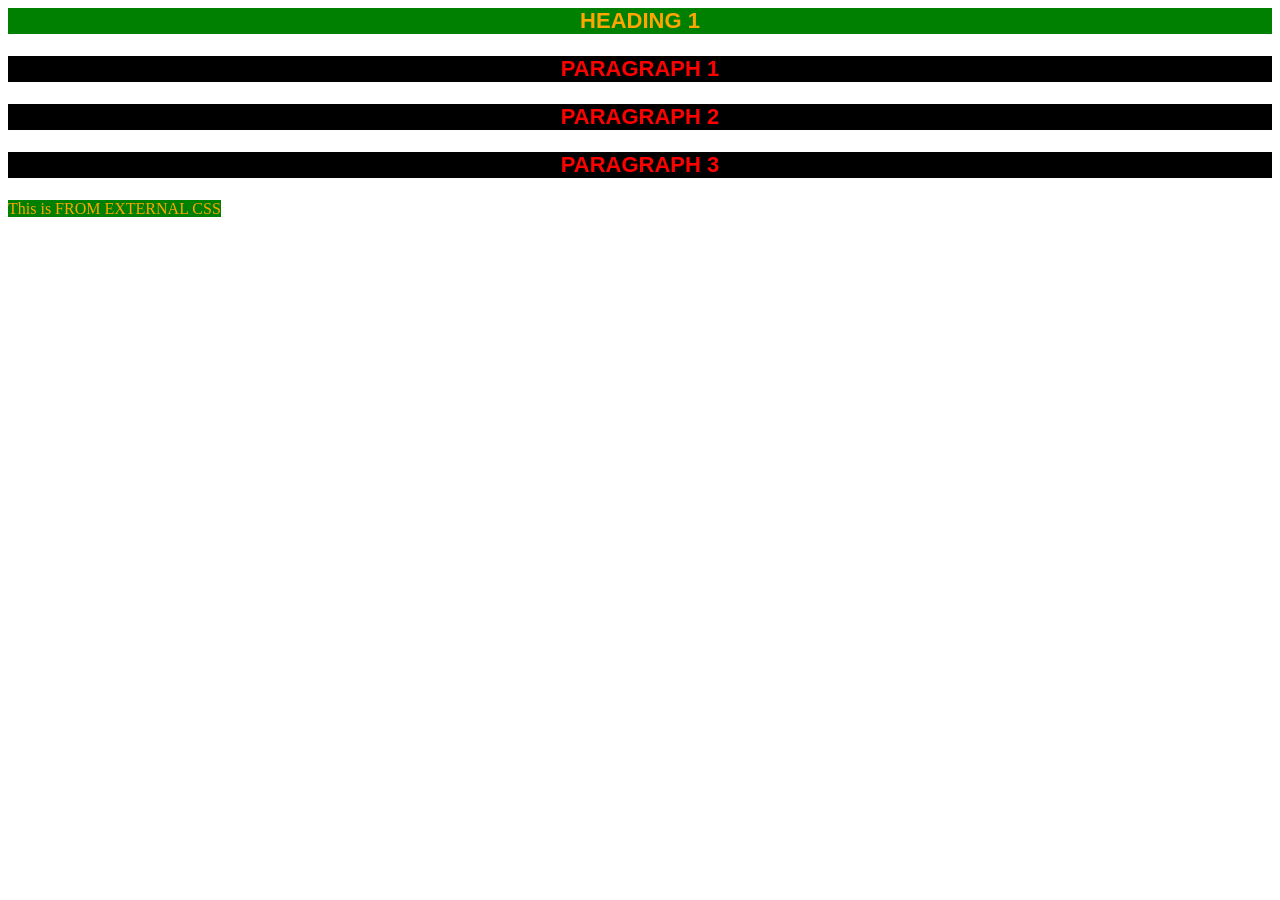
<file: my-website.html>
<html lang="en">
  <head>
    <title>My first Website</title>
    <link
      rel="shortcut icon"
      type="image/x-icon"
      href="https://static.vecteezy.com/system/resources/thumbnails/024/553/534/small/lion-head-logo-mascot-wildlife-animal-illustration-generative-ai-png.png"
    />

    <link rel="stylesheet" type="text/css" href="mystyle.css" />

    <style>
      p {
        color: red;
        font-weight: 900;
        font-size: 22px;
        text-transform: uppercase;
        font-family: Arial, sans-serif;
        text-align: center;
        background-color: black;
      }
    </style>
  </head>

  <body>
    <!-- 
    shortcut-icon: favicon, website icon, tab icon, bookmark icon, address bar icon.
    <link rel="shortcut icon" type="image/x-icon" href="image sourse" />
     -->

    <!-- css link: link external css
      <link rel="stylesheet" type="text/css" href=" css srouce/location " />
       -->

    <!-- 
    1. Inline CSS: style inside the tag
    2. Internal CSS: style inside the head tag (style tag)
    3. External CSS: style in an external file (mystyle.css) (link tag)

    
    heading
    paragraph
    div
    span
    section
    table


    quotation '' = Single quotation
    "" = Double quotation -->

    <!-- color: red -->
    <!-- 1. Color: only text color -->
    <!-- 2. Font-Weight: make text thicker or lighter. -->
    <!-- 3. Font-size: make text bigger or smaller -->
    <!-- 4. Font-Case: make text capital or small. (text-transform) -->
    <!-- i. capitalize: make first latter of each word capital. ii. uppercase: make
    all letters capital. iii. lowercase: make all letters small. -->

    <!-- 5. font-family: changes font style and font family. -->
    <!-- 6. text-align: aligns text (left, right, center, justify) -->

    <!-- 6. background-color: changes background color -->

    <!-- Inline Style -->
    <h1
      style="
        color: orange;
        font-weight: 900;
        font-size: 22px;
        text-transform: uppercase;
        font-family: Arial, sans-serif;
        text-align: center;
        background-color: green;
      "
    >
      Heading 1
    </h1>

    <!-- Internal Style -->
    <p>Paragraph 1</p>
    <p>Paragraph 2</p>
    <p>Paragraph 3</p>

    <span>This is FROM EXTERNAL CSS</span>
  </body>
</html>
</file>
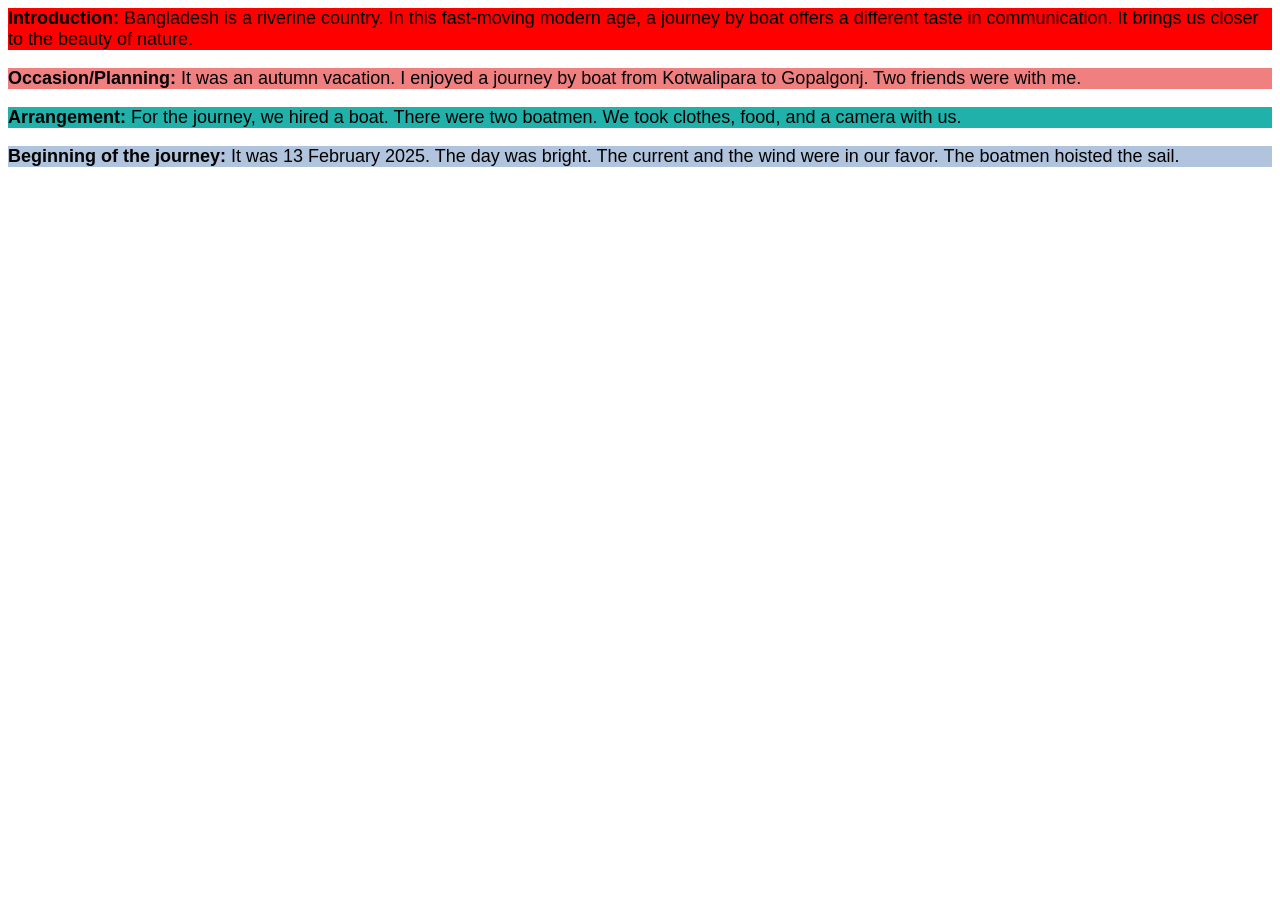
<file: your-website.html>
<html>
  <head>
    <title>Your Website</title>
    <link
      rel="shortcut icon"
      type="image/x-icon"
      href="https://static.vecteezy.com/system/resources/thumbnails/024/553/534/small/lion-head-logo-mascot-wildlife-animal-illustration-generative-ai-png.png"
    />
    <link rel="stylesheet" href="mystyle.css" type="text/css" />
    <style>
      .class-one {
        background-color: red;
      }

      .class-two {
        background-color: lightcoral;
      }
      .class-three {
        background-color: lightseagreen;
      }
      .class-four {
        background-color: lightsteelblue;
      }
    </style>
  </head>
  <body>
    <!-- <h1>This is from your website html</h1> -->

    <!-- <span>This is FROM EXTERNAL CSS</span> -->

    <!-- 1. Inline CSS: style element inside the tag
    2. Internal CSS: style element inside the head tag (style tag) -->

    <!-- CSS Selector:
     1. inline selector: style element inside the tag
     2. tag selector: select element by tag name (h1, p, span)
     3. class selector: select element by class name (.class-name)


     
     4. id selector: select element by id name (#id-name)
      -->
    <p class="class-one">
      <strong>Introduction:</strong> Bangladesh is a riverine country. In this
      fast-moving modern age, a journey by boat offers a different taste in
      communication. It brings us closer to the beauty of nature.
    </p>

    <p class="class-two">
      <b>Occasion/Planning:</b> It was an autumn vacation. I enjoyed a journey
      by boat from Kotwalipara to Gopalgonj. Two friends were with me.
    </p>

    <p class="class-three">
      <b>Arrangement:</b> For the journey, we hired a boat. There were two
      boatmen. We took clothes, food, and a camera with us.
    </p>

    <p class="class-four">
      <b>Beginning of the journey:</b> It was 13 February 2025. The day was
      bright. The current and the wind were in our favor. The boatmen hoisted
      the sail.
    </p>
  </body>
</html>
</file>
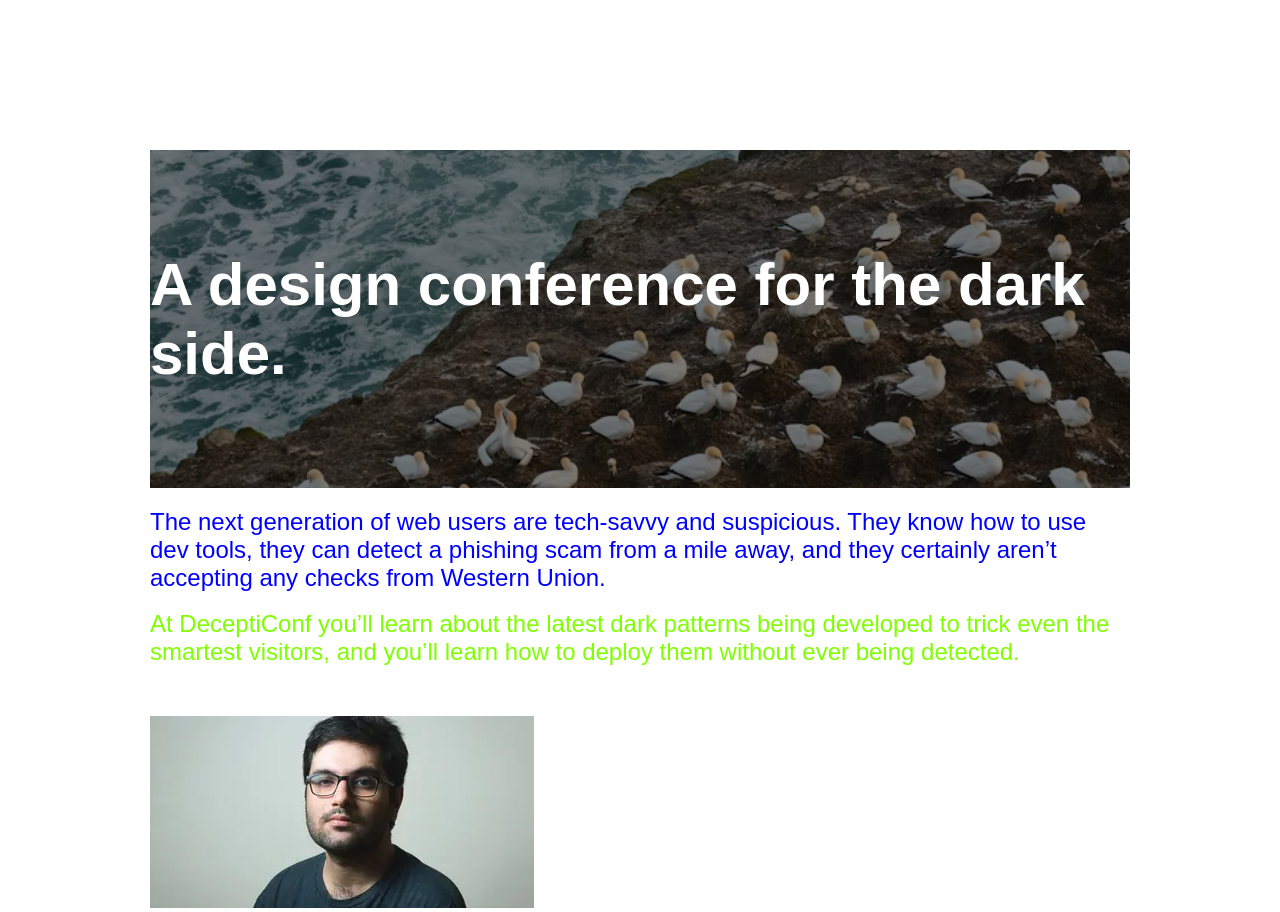
<file: css-basic/firt-css.html>
<!doctype html>
<html lang="en">
  <head>
    <meta charset="UTF-8" />
    <meta name="viewport" content="width=device-width, initial-scale=1.0" />
    <title>First CSS for Beginners</title>

    <style>
      * {
        margin: 0;
        padding: 0;
      }
      /*
      1. px = 1 dot on the screen  (negative to the maximum)


      2. em = relative to the size of the parent element.
      3. rem = relative to the size of the root element
      4. cm = centimeters
      5. in = inches
      6. % = relative to the size of the parent element
      */

      div {
        font-family: Verdana, sans-serif;

        margin-top: 150px;
        margin-left: 150px;
        margin-right: 150px;
        margin-bottom: 20px;
        color: white;

        background-image: url("sea-beach.png");
        background-size: cover;
        background-repeat: no-repeat;
        /*background-position: top/left/right/center/bottom;*/
        /*background-position: top left / top right / bottom left bottom right*/
        background-position: center;
      }

      h1 {
        font-size: 60px;
        background-color: rgba(0, 0, 0, 0.5);
        padding: 100px 0;
      }
      p {
        font-size: 24px;
        font-family: Verdana, sans-serif;
        margin-left: 150px;
        margin-right: 150px;
        color: chartreuse;
      }
      img {
        margin-top: 50px;
        margin-left: 150px;
        margin-right: 150px;
      }
      .paragraph-one {
        color: blue;
      }
    </style>
  </head>
  <body>
    <div>
      <h1>A design conference for the dark side.</h1>
    </div>
    <p class="paragraph-one">
      The next generation of web users are tech-savvy and suspicious. They know
      how to use dev tools, they can detect a phishing scam from a mile away,
      and they certainly aren’t accepting any checks from Western Union.
    </p>
    <br />
    <p id="paragraph-two">
      At DeceptiConf you’ll learn about the latest dark patterns being developed
      to trick even the smartest visitors, and you’ll learn how to deploy them
      without ever being detected.
    </p>

    <img src="steven-mchail.webp" alt="This is picture of Steven Mchail" />
  </body>
</html>
</file>
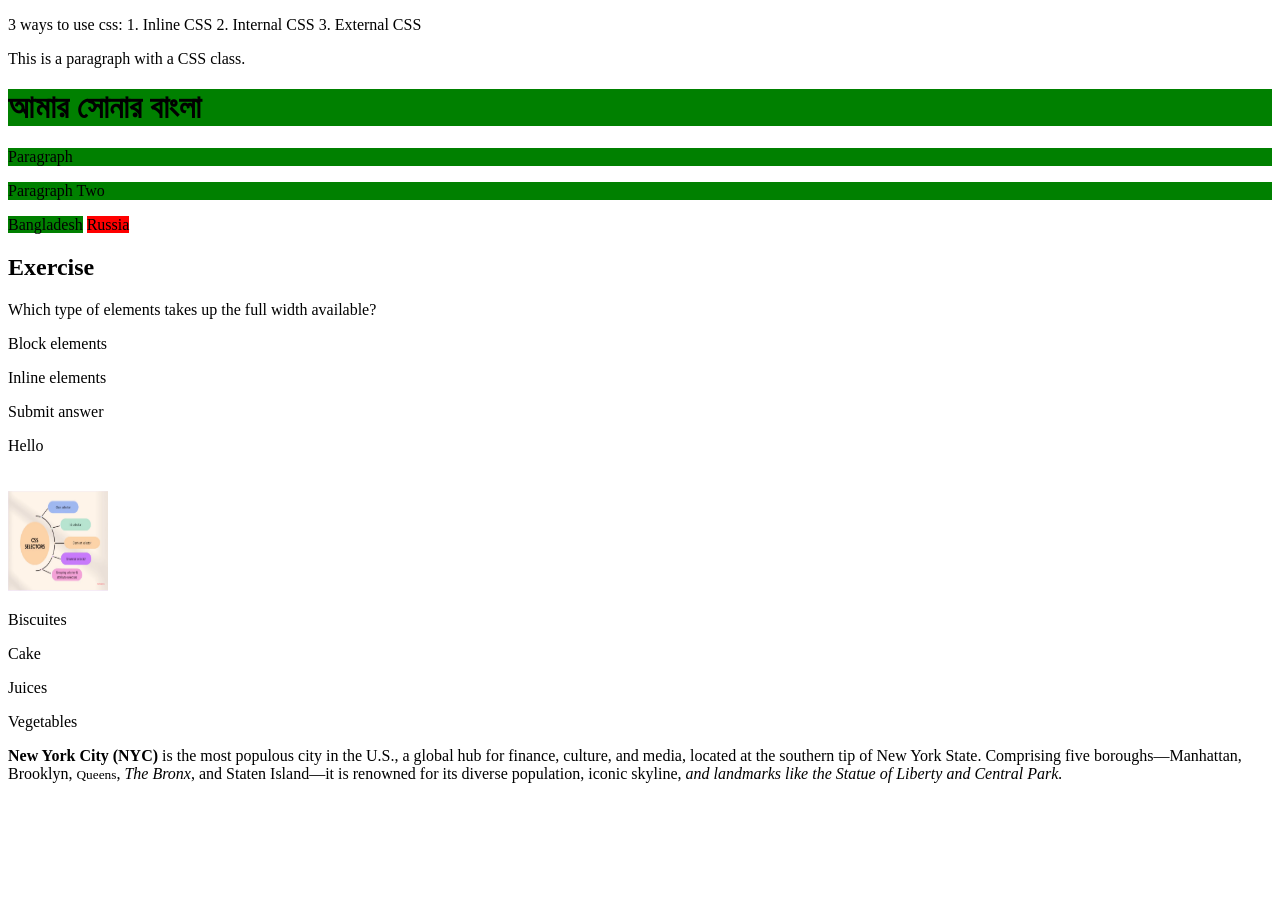
<file: css-class-id/css-class.html>
<!doctype html>
<html lang="en">
  <head>
    <meta charset="UTF-8" />
    <meta name="viewport" content="width=device-width, initial-scale=1.0" />
    <title>CSS Class</title>
    <style></style>
  </head>
  <body>
    <p>
      <span>3 ways to use css:</span>
      <span>1. Inline CSS </span>
      <span>2. Internal CSS </span>
      <span>3. External CSS </span>
    </p>
    <p>This is a paragraph with a CSS class.</p>

    <!-- Block element takes up the whole line -->
    <h1 style="background-color: green">আমার সোনার বাংলা</h1>
    <p style="background-color: green">Paragraph</p>
    <p style="background-color: green">Paragraph Two</p>

    <div style="background-color: blue; color: white"></div>

    <!-- Inline Elements: only takes space as needed -->
    <span style="background-color: green">Bangladesh</span>
    <span style="background-color: red">Russia</span>

    <!-- use of div element -->

    <div>
      <h2>Exercise</h2>
      <p>Which type of elements takes up the full width available?</p>

      <p>Block elements</p>
      <p>Inline elements</p>

      <span>Submit answer</span>
      <p>Hello</p>
      <img
        src="css-selectors.png"
        alt=""
        style="width: 100px; height: 100px; margin-top: 20px"
      />
    </div>

    <div class="" id="">
      <p></p>
    </div>

    <div>
      <p>Biscuites</p>
      <p>Cake</p>
    </div>

    <div>
      <p>Juices</p>
    </div>

    <div>
      <p>Vegetables</p>
    </div>

    <p>
      <!-- Bold/ strong -->
      <strong>New York City (NYC)</strong> is the most populous city in the
      U.S., a global hub for finance, culture, and media, located at the
      southern tip of New York State. Comprising five boroughs—Manhattan,
      Brooklyn, <small>Queens</small>, <em>The Bronx</em>, and Staten Island—it
      is renowned for its diverse population, iconic skyline,
      <i>and landmarks like the Statue of Liberty and Central Park.</i>
    </p>

    <!-- b tag for bolder text -->
    <!-- strong tag to make text bold -->
    <!-- small tag make text smaller -->
    <!-- i tag for italic text -->
    <!-- em tag to emphasize text: em is a semantic element -->
  </body>
</html>
</file>
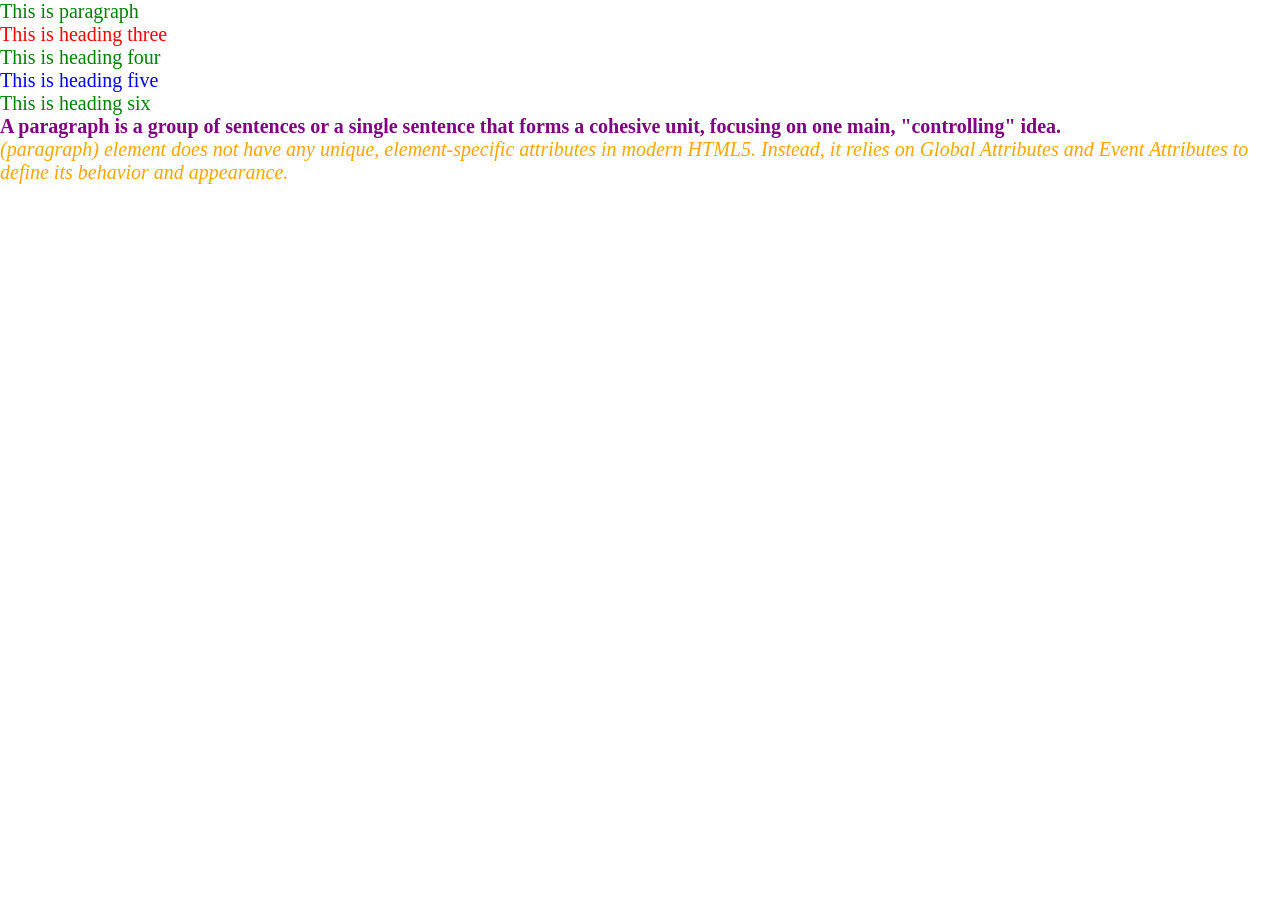
<file: css-selector/team-braca.html>
<!-- Players and captain -->
<!-- total player 11 and 1 captain -->

<!doctype html>
<html lang="en">
  <head>
    <meta charset="UTF-8" />
    <meta name="viewport" content="width=device-width, initial-scale=1.0" />
    <title>CSS Selectors</title>
    <link rel="shortcut icon" href="favicon.ico" type="image/x-icon" />
  </head>

  <style>
    /* universal selector: apply style to every tag and elements */
    * {
      margin: 0;
      padding: 0;
    }

    /* element selector: apply style to all img elements */
    img {
      width: 200px;
      height: 200px;
    }
    .heading-two {
      color: red;
      font-size: 48px;
      font-family: Arial, Helvetica, sans-serif;
    }

    /* class selector: apply style to all elements with class "player" */
    .player {
      border-radius: 50%;
    }

    /* id selector: apply style to element with id "goalkeeper" */
    #goalkeeper {
      border-radius: 15%;
    }

    /* grouping selector: apply style to all p, h3, h4, h5, and h6 elements */
    p,
    h3,
    h4,
    h5,
    h6 {
      font-size: 20px;
      color: green;
      font-weight: 400;
    }

    h3 {
      color: red;
    }
    h5 {
      color: blue;
    }

    /* attribute selector: apply style to elements with specific/custom attributes and values */
    [akhtar="my-paragraph"] {
      color: purple;
      font-weight: bold;
    }
    [custom-attribute="your-paragraph"] {
      color: orange;
      font-style: italic;
    }
  </style>

  <body>
    <p>This is paragraph</p>
    <h3>This is heading three</h3>
    <h4>This is heading four</h4>
    <h5>This is heading five</h5>
    <h6>This is heading six</h6>

    <!-- attribute="value" -->

    <p akhtar="my-paragraph">
      A paragraph is a group of sentences or a single sentence that forms a
      cohesive unit, focusing on one main, "controlling" idea.
    </p>

    <p custom-attribute="your-paragraph">
      (paragraph) element does not have any unique, element-specific attributes
      in modern HTML5. Instead, it relies on Global Attributes and Event
      Attributes to define its behavior and appearance.
    </p>

    <!-- 
    attribute selector
    amberkhana="boro-bazar"

    grouping selector

     -->

    <!-- <h2 class="heading-two">Goalkeeper</h2>
    <img
      class="player"
      id="goalkeeper"
      src="./images/Goalkeepers/01-Joan_Garcia.webp"
      alt=""
    />

    <h2 class="heading-two">Defenders</h2>
    <img
      class="player"
      id="Cancelo"
      src="./images/Defenders/00-Cancelo.webp"
      alt=""
    />
    <img
      class="player"
      id="cubarsi"
      src="./images/Defenders/02-Cubarsi.webp"
      alt=""
    />
    <img
      class="player"
      id="Balde"
      src="./images/Defenders/03-Balde.webp"
      alt=""
    />
    <img
      class="player"
      id="Araujo"
      src="./images/Defenders/04-Araujo.webp"
      alt=""
    /> -->
  </body>
</html>
</file>
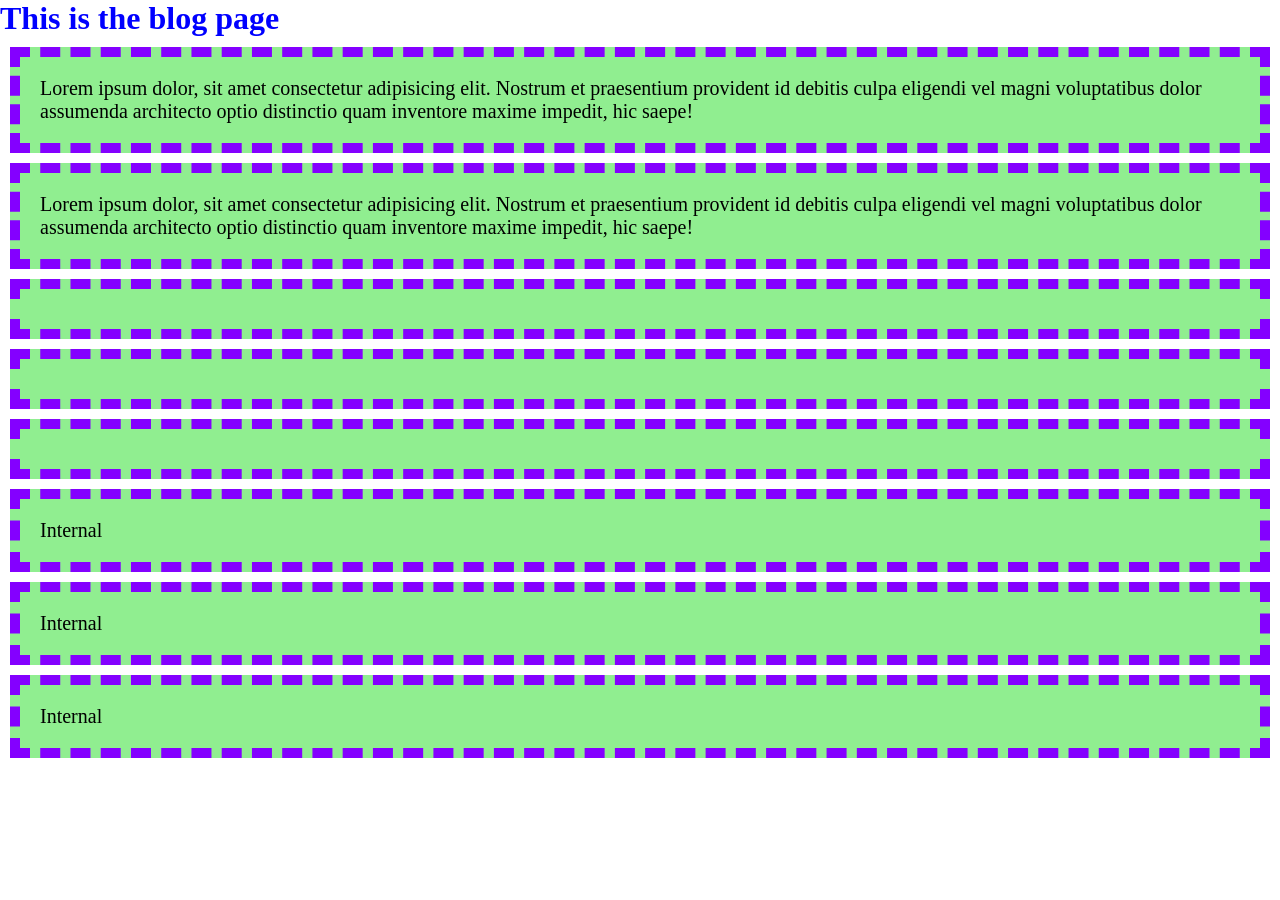
<file: css-step-two/blog.html>
<!-- <h1>This is the blog page</h1>
<h2>Hello from the blog page!</h2>

<a href="index.html">Go back to homepage</a> -->

<!doctype html>
<html lang="en">
  <head>
    <meta charset="UTF-8" />
    <meta name="viewport" content="width=device-width, initial-scale=1.0" />
    <title>Blog - The blog page</title>
    <link rel="stylesheet" href="css/style.css" />
    <style>
      * {
        margin: 0;
        padding: 0;
      }
      p {
        font-size: 20px;
        background-color: lightgreen;
        border: 10px dashed rgb(132, 0, 255);
        margin: 10px;
        /* margin: 20px 20px 20px 20px; /* clockwise */
        /* margin: 20px 20px; */
        /* margin: 50px 20px 20px; */
        /*margin-right: 20px; */
        /* margin-left: 20px; */
        /* margin-bottom: 20px;*/
        padding: 20px;
        /*width: 300px;
        height: 300px; */
        /* min-width: 600px; */
        /* max-width: 500px; */
      }
    </style>
  </head>
  <body>
    <h1 id="title">This is the blog page</h1>
    <p class="description highlight important dash">
      Lorem ipsum dolor, sit amet consectetur adipisicing elit. Nostrum et
      praesentium provident id debitis culpa eligendi vel magni voluptatibus
      dolor assumenda architecto optio distinctio quam inventore maxime impedit,
      hic saepe!
    </p>

    <p>
      Lorem ipsum dolor, sit amet consectetur adipisicing elit. Nostrum et
      praesentium provident id debitis culpa eligendi vel magni voluptatibus
      dolor assumenda architecto optio distinctio quam inventore maxime impedit,
      hic saepe!
    </p>

    <!-- Task: -->
    <p style=""></p>
    <p style=""></p>
    <p style=""></p>

    <p>Internal</p>
    <p>Internal</p>
    <p>Internal</p>

    <!-- <p>External</p>
    <p>External</p>
    <p>External</p> -->
  </body>
</html>
</file>
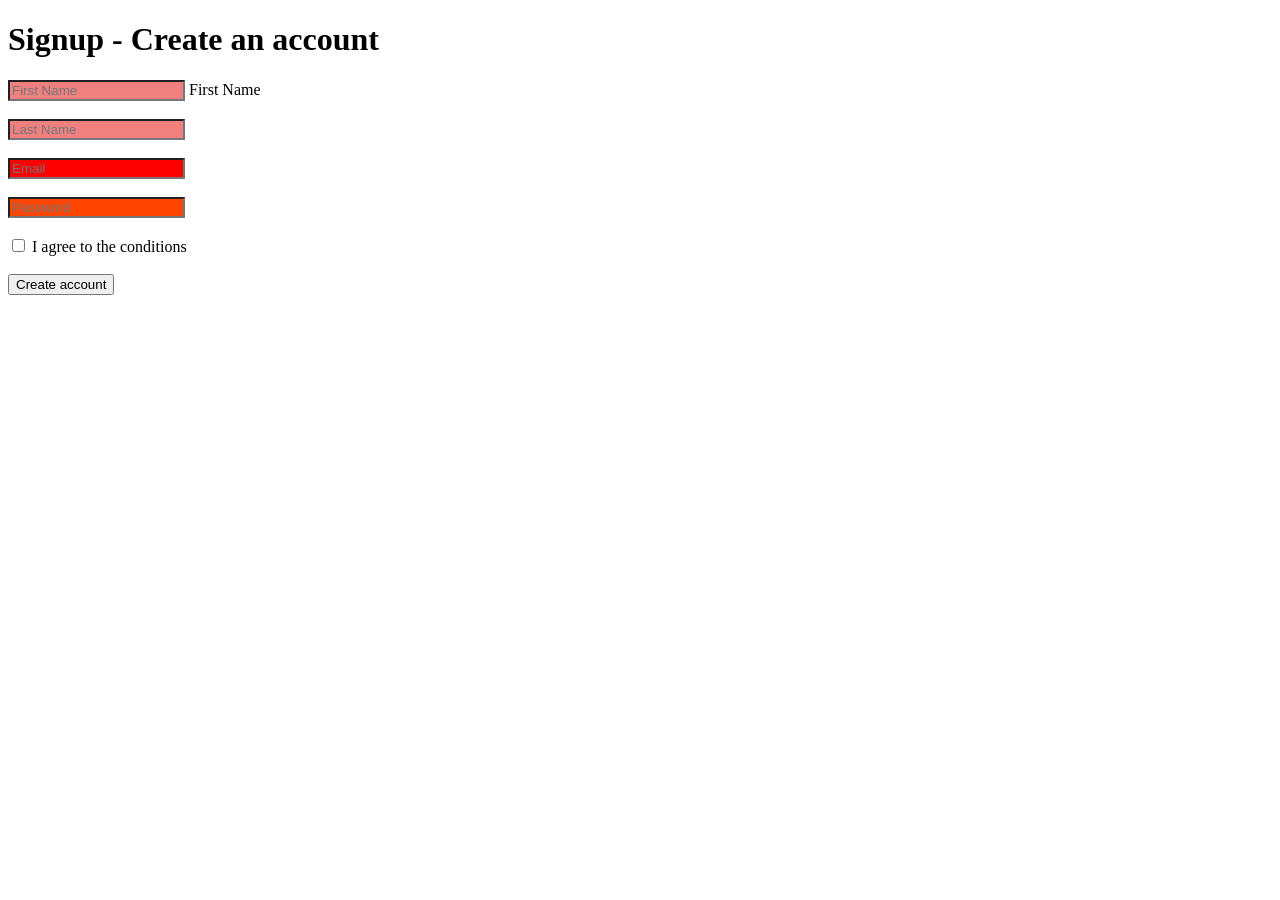
<file: css-step-two/signup.html>
<!doctype html>
<html lang="en">
  <head>
    <meta charset="UTF-8" />
    <meta name="viewport" content="width=device-width, initial-scale=1.0" />
    <title>Signup - Create an account</title>
    <style>
      input[type="text"] {
        background-color: lightcoral;
      }
      input[type="email"] {
        background-color: red;
      }
      input[type="password"] {
        background-color: orangered;
      }
    </style>
  </head>
  <body>
    <h1>Signup - Create an account</h1>
    <form>
      <input type="text" placeholder="First Name" id="first-name" />
      <label for="first-name">First Name</label>
      <br />
      <br />
      <input type="text" placeholder="Last Name" />
      <br />
      <br />
      <input type="email" placeholder="Email" />
      <br />
      <br />
      <input type="password" placeholder="Password" />
      <br />
      <br />

      <input type="checkbox" id="conditions" />
      <label for="conditions">I agree to the conditions</label>
      <br />
      <br />
      <input type="submit" value="Create account" />
    </form>
  </body>
</html>
</file>
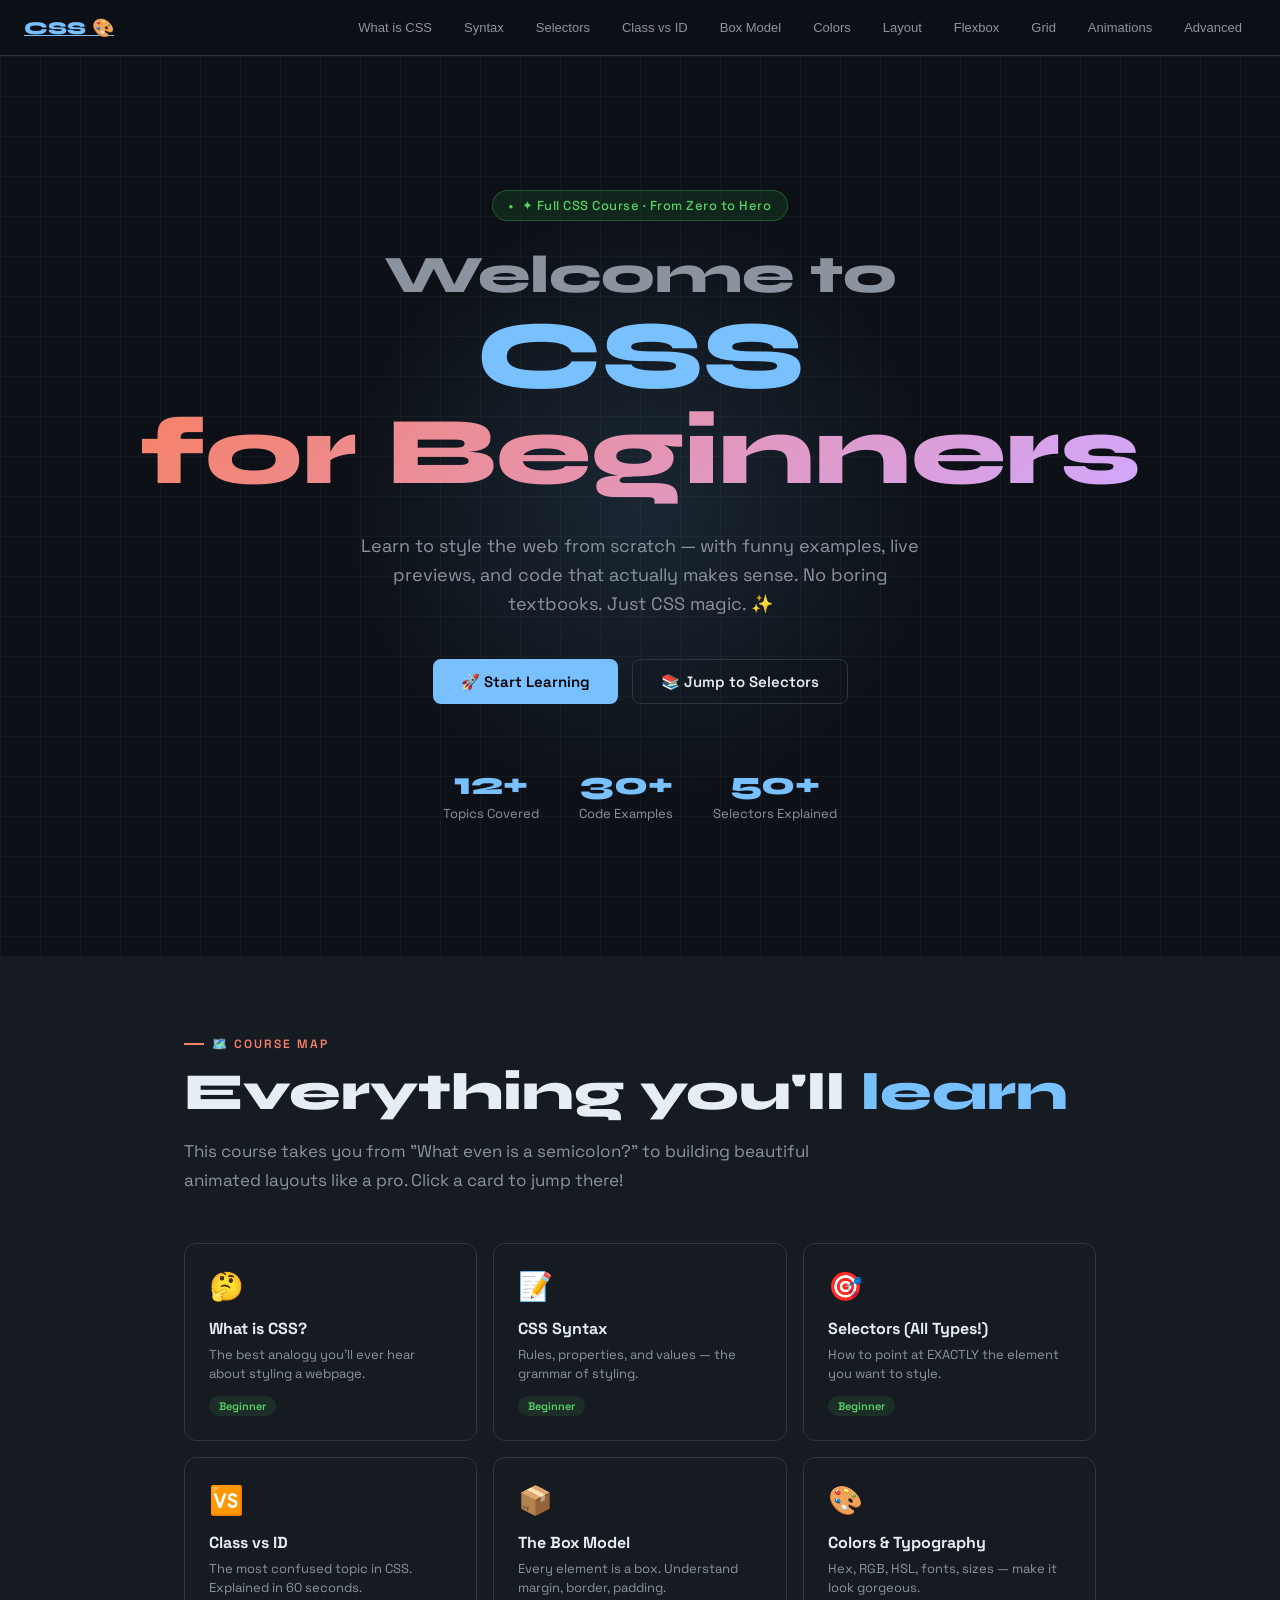
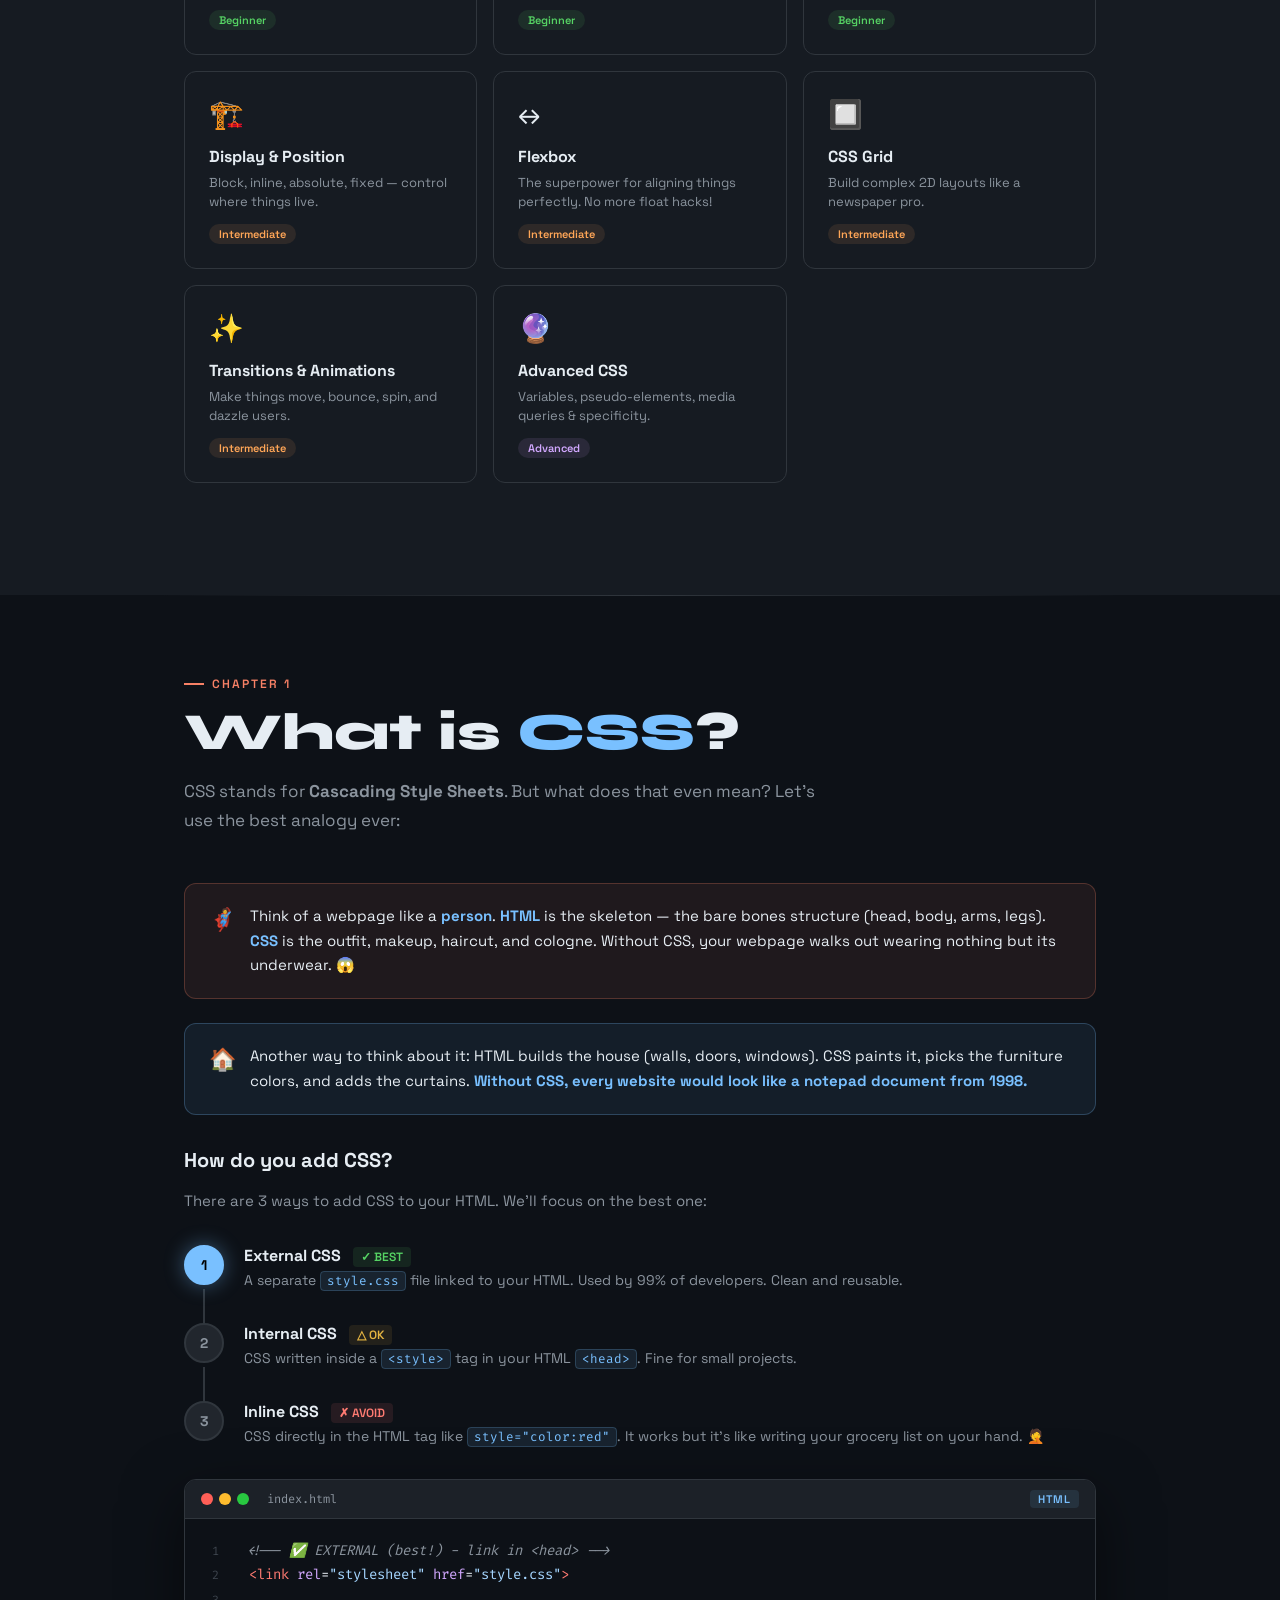
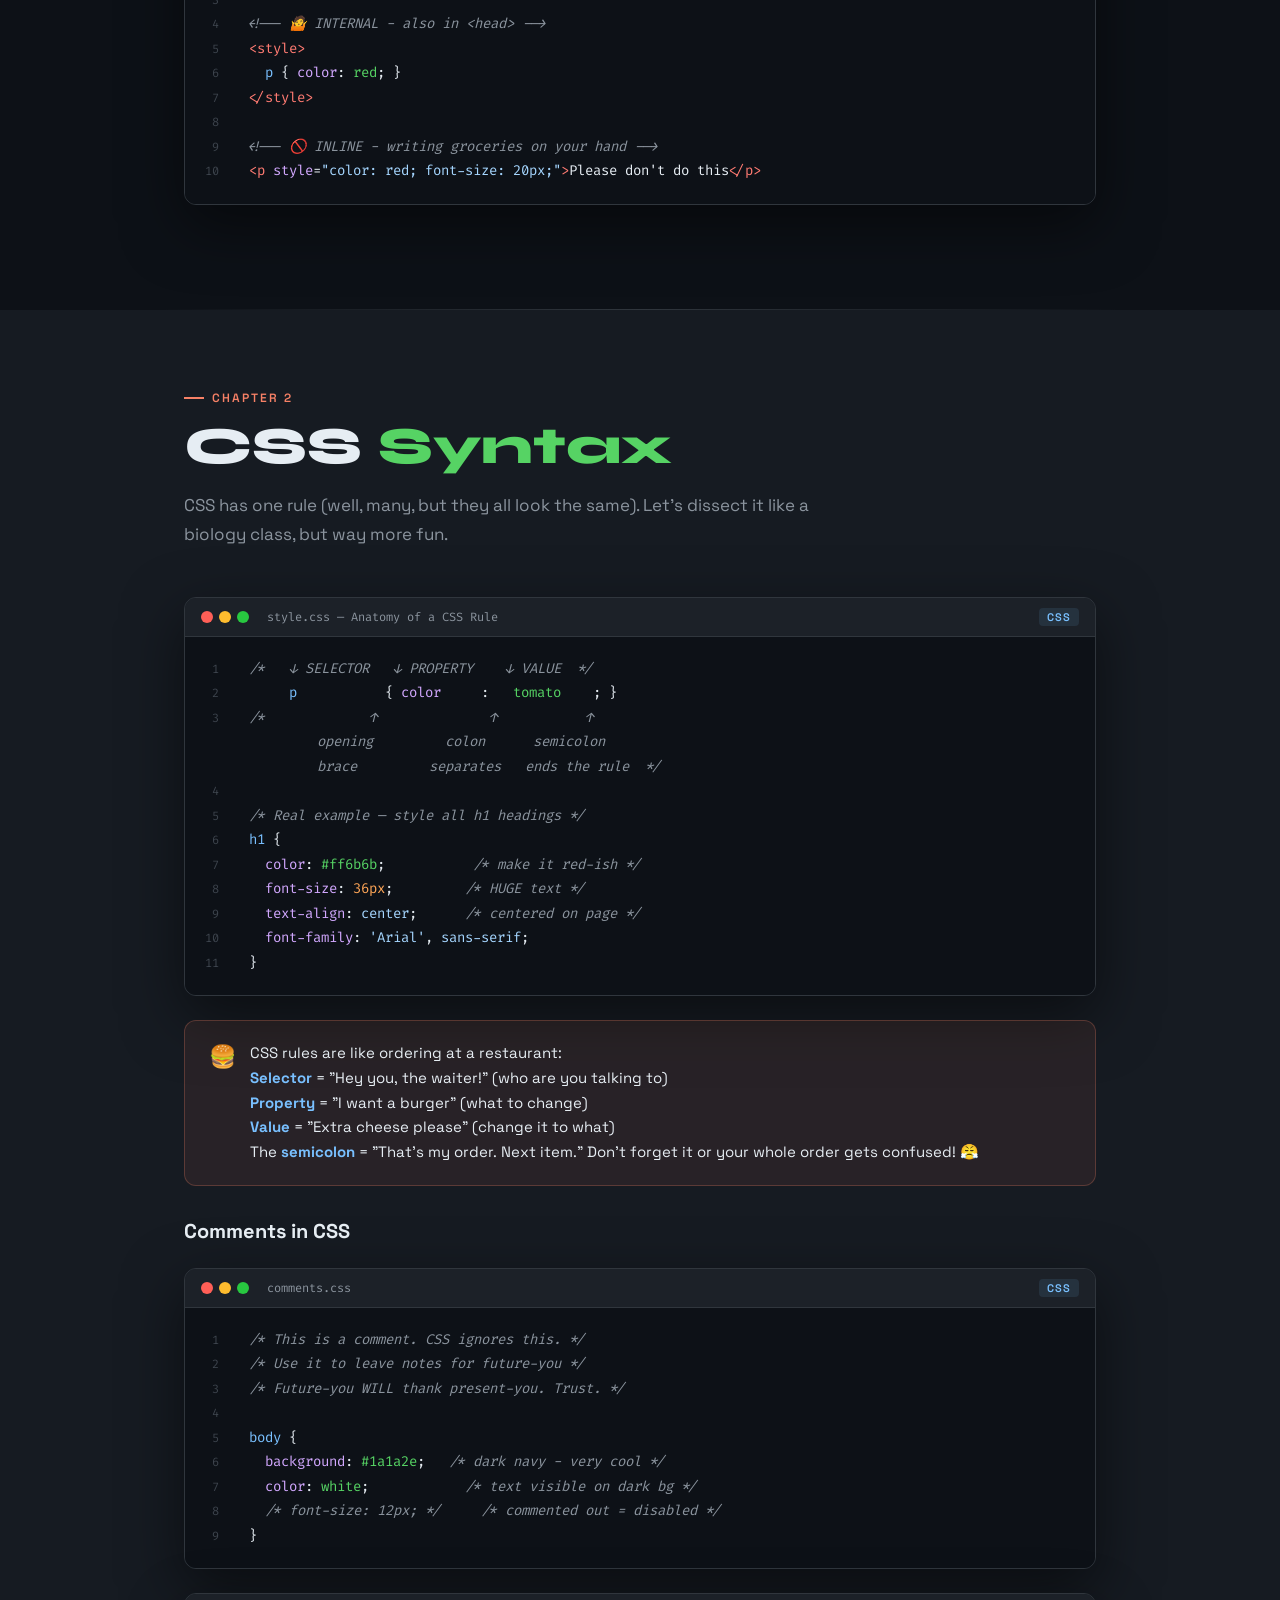
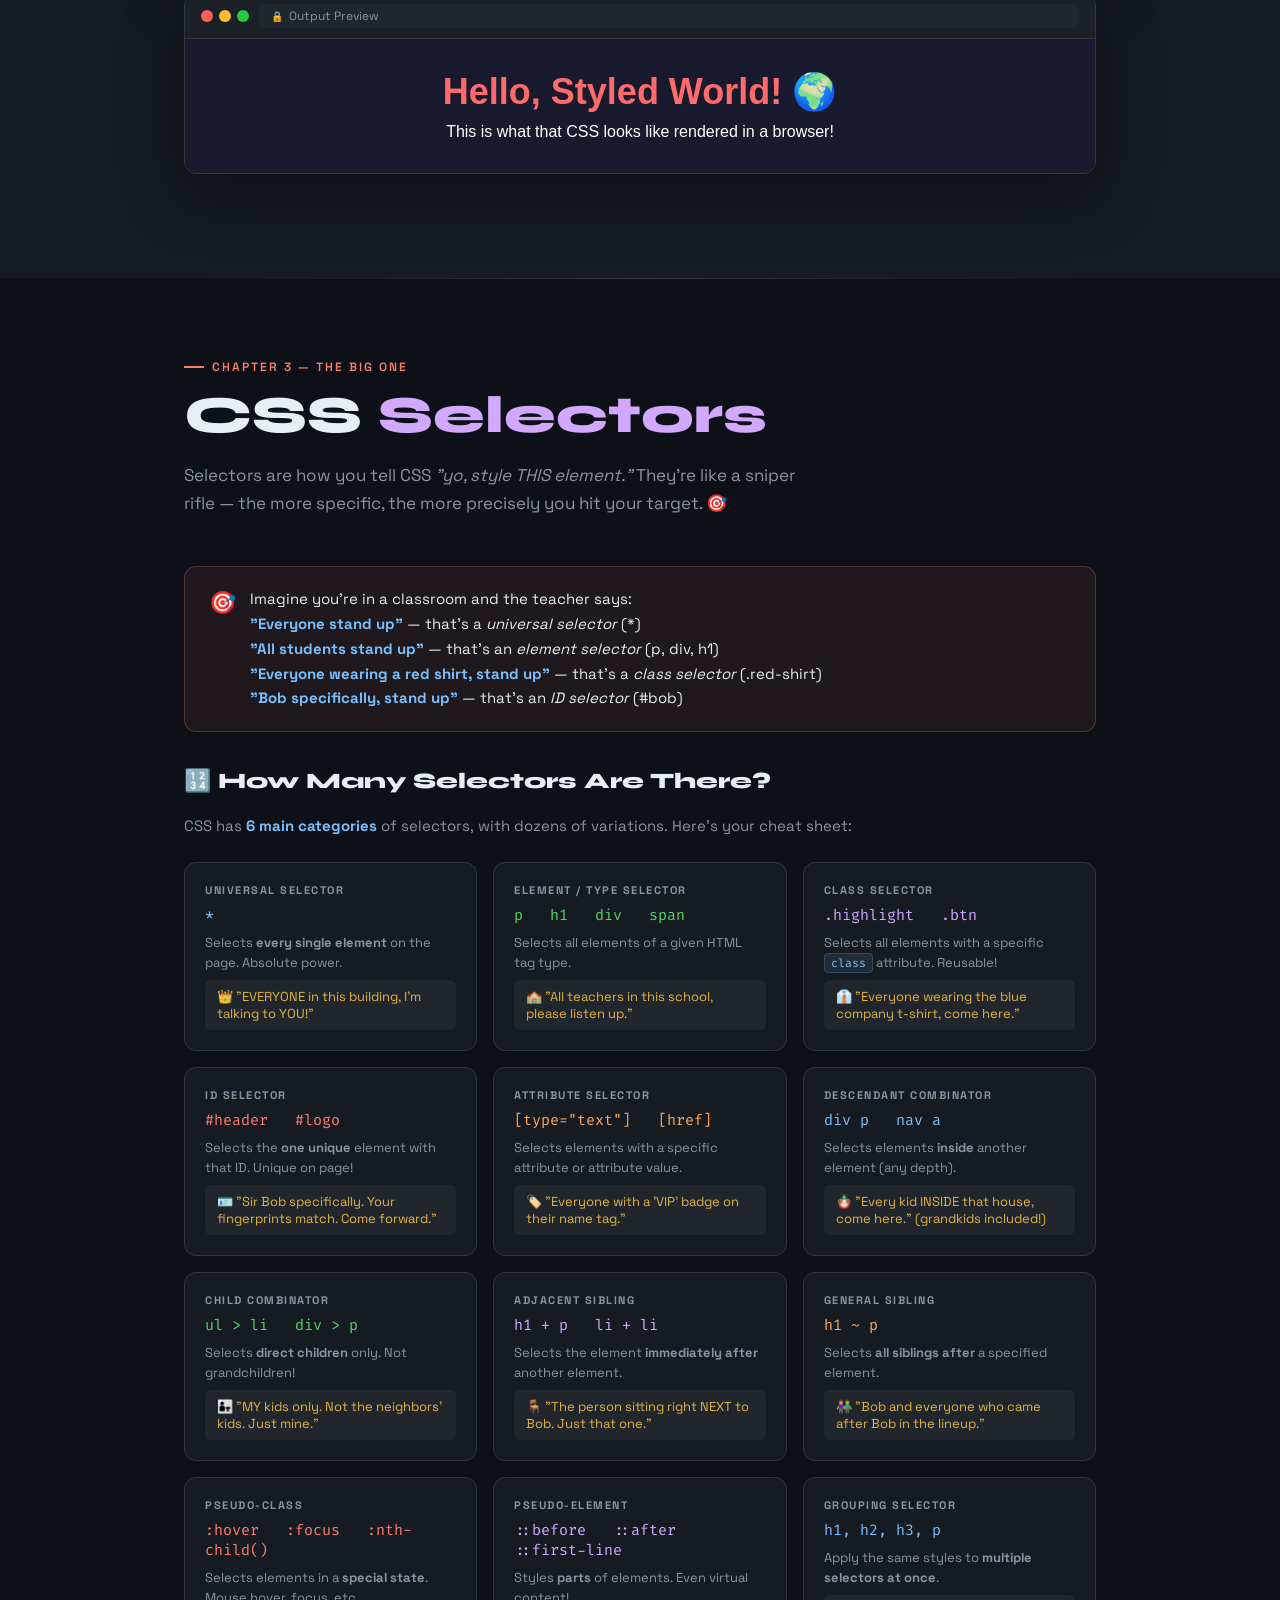
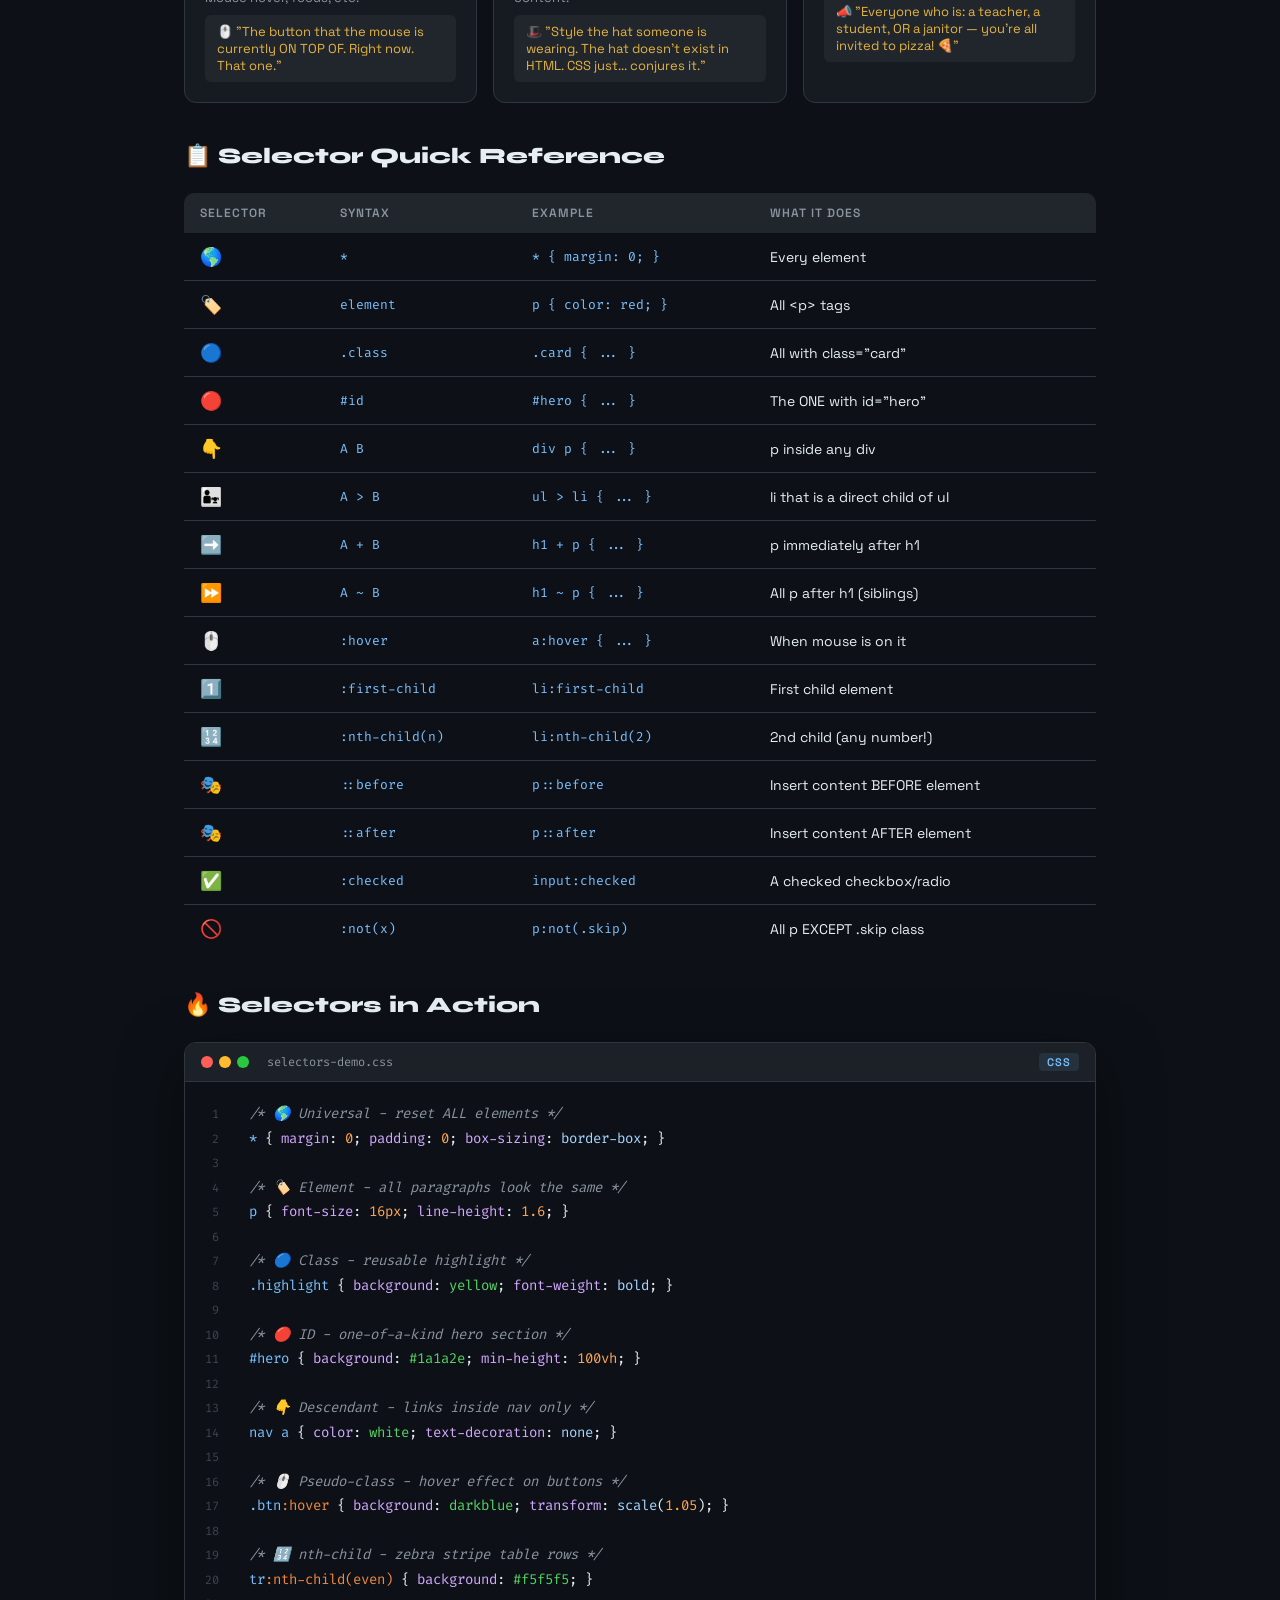
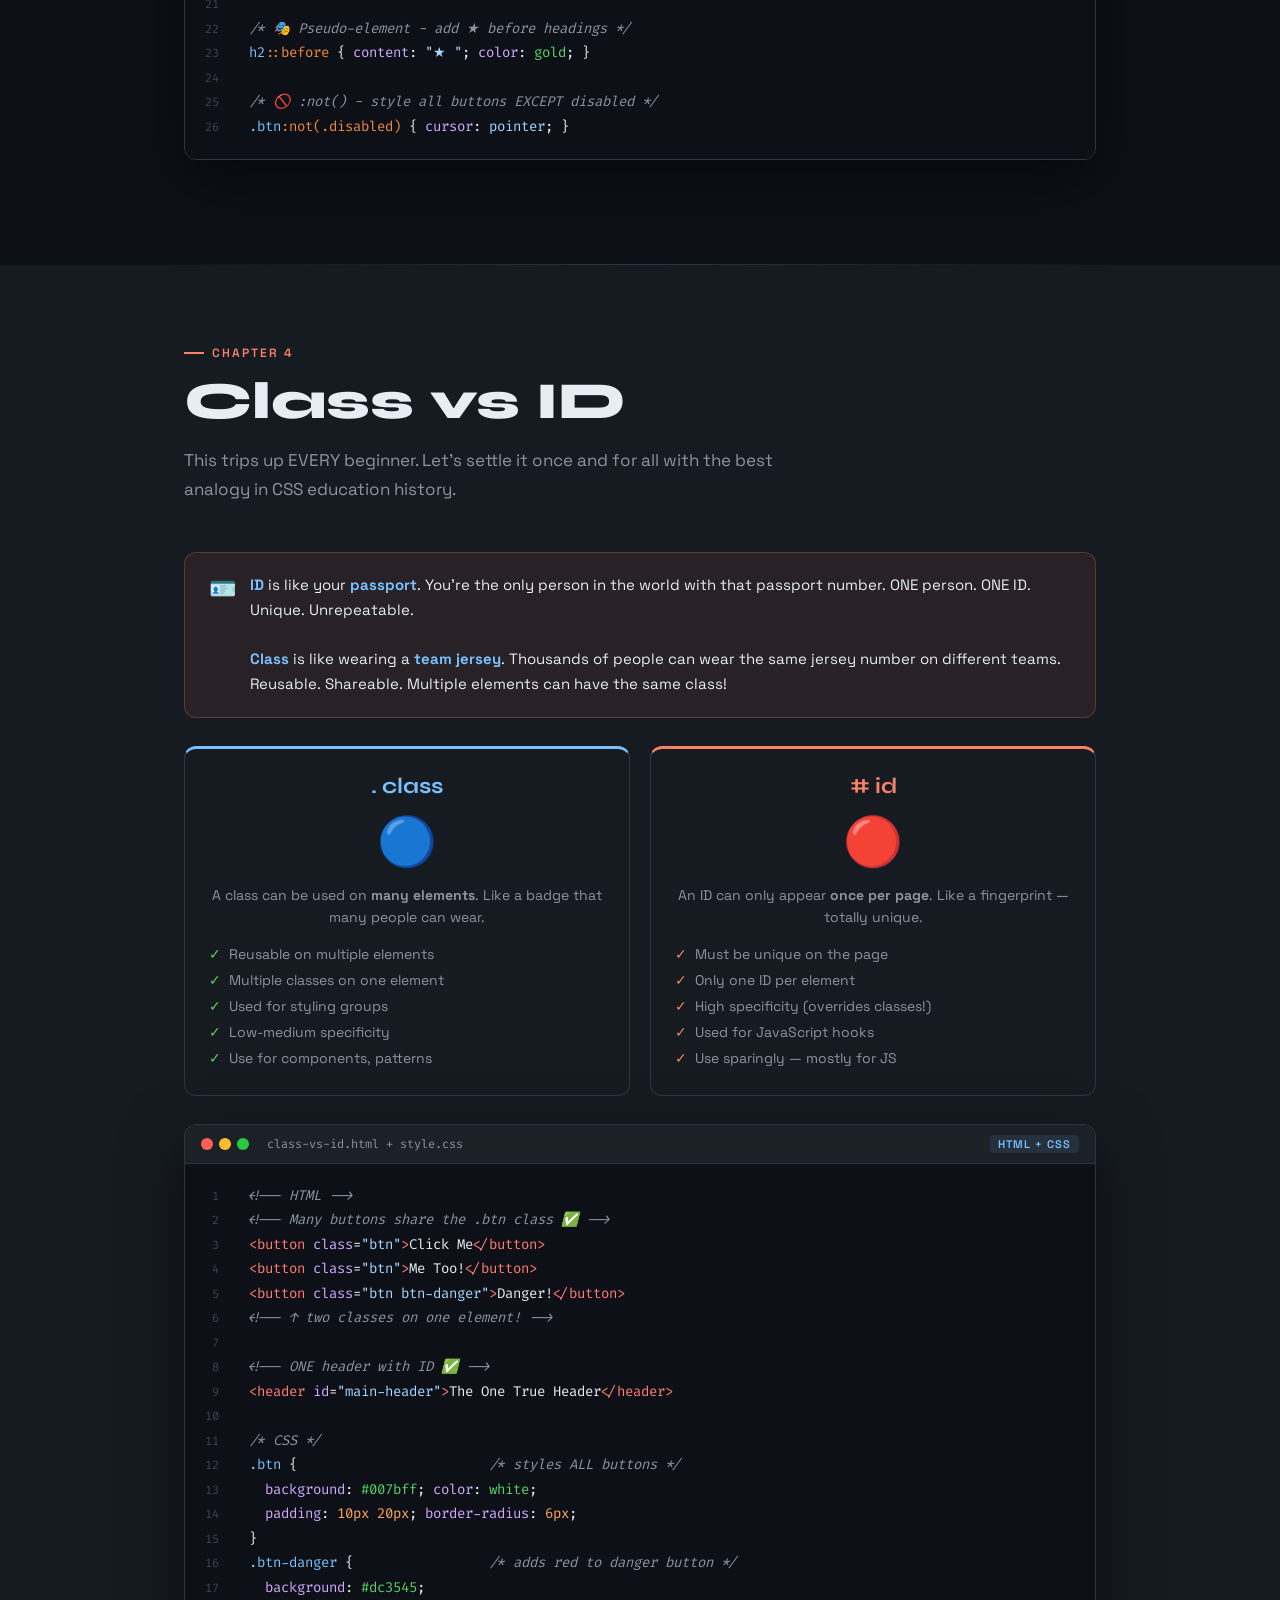
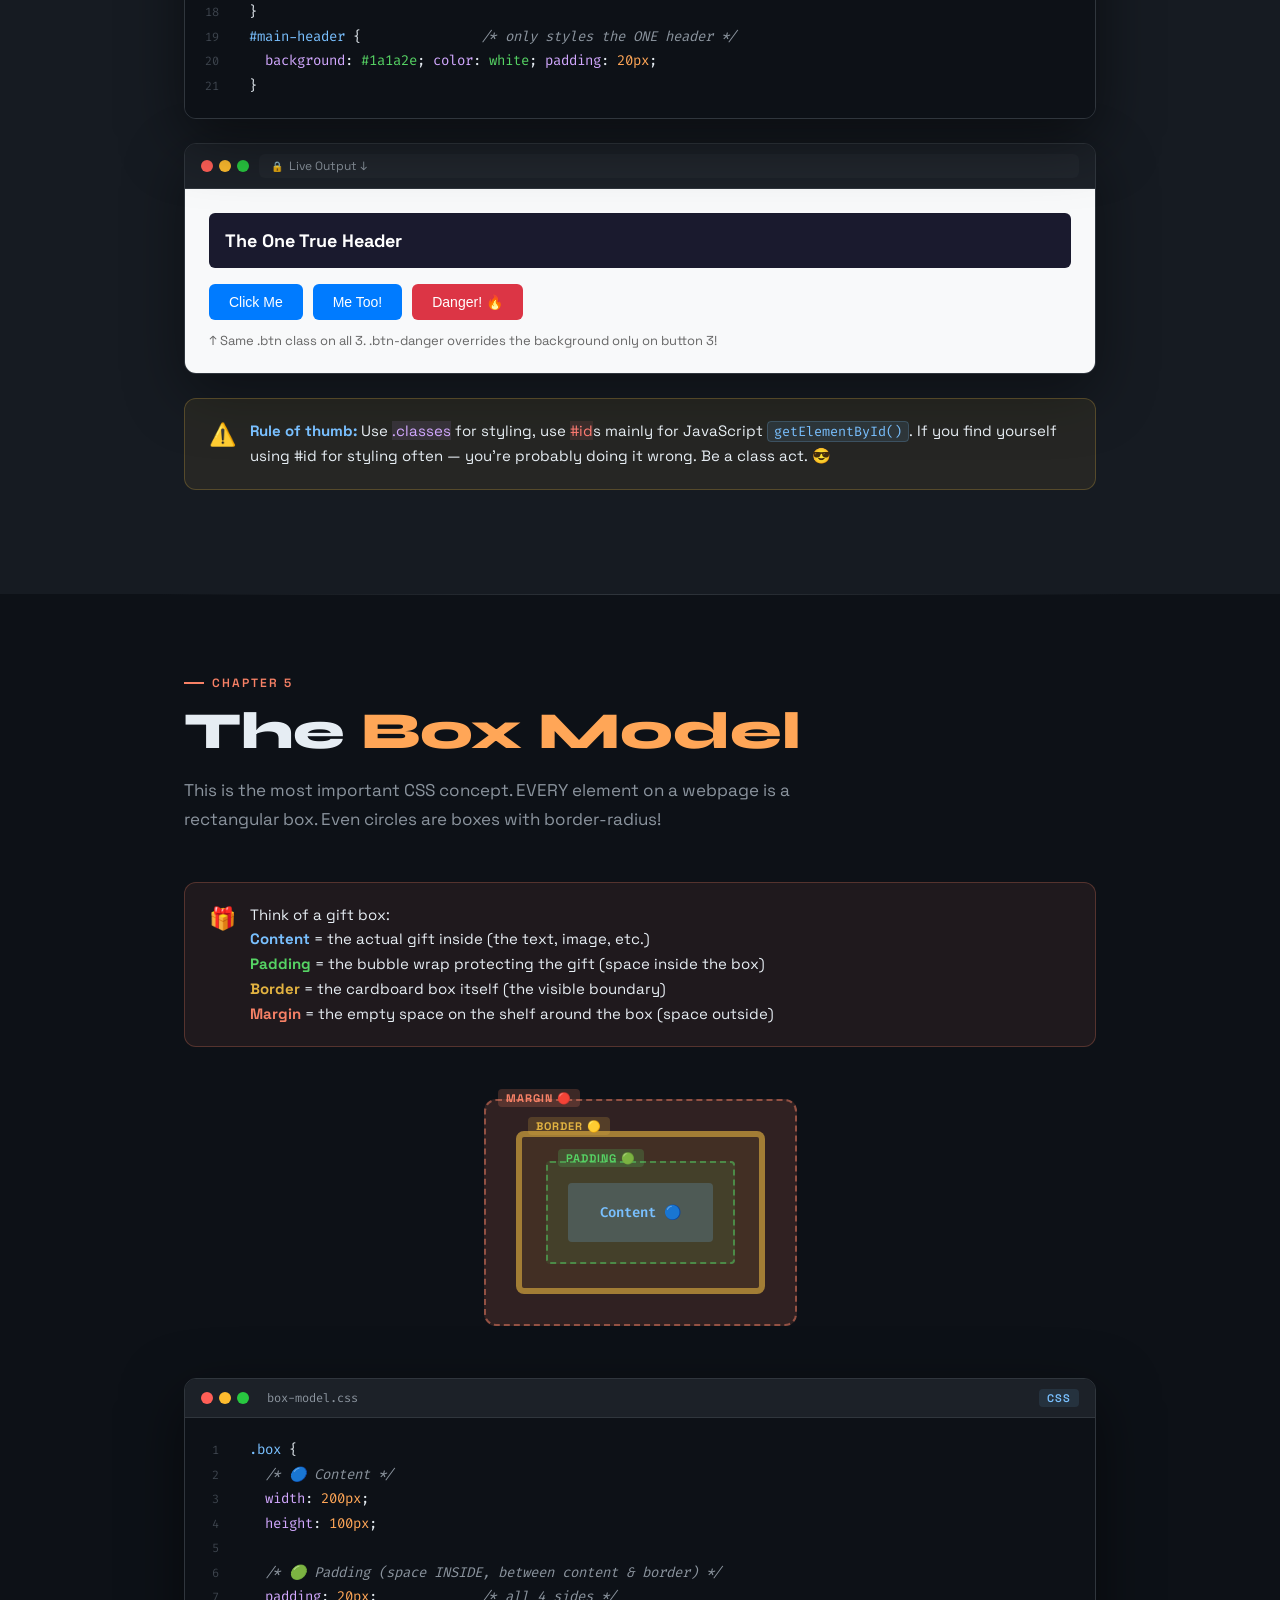
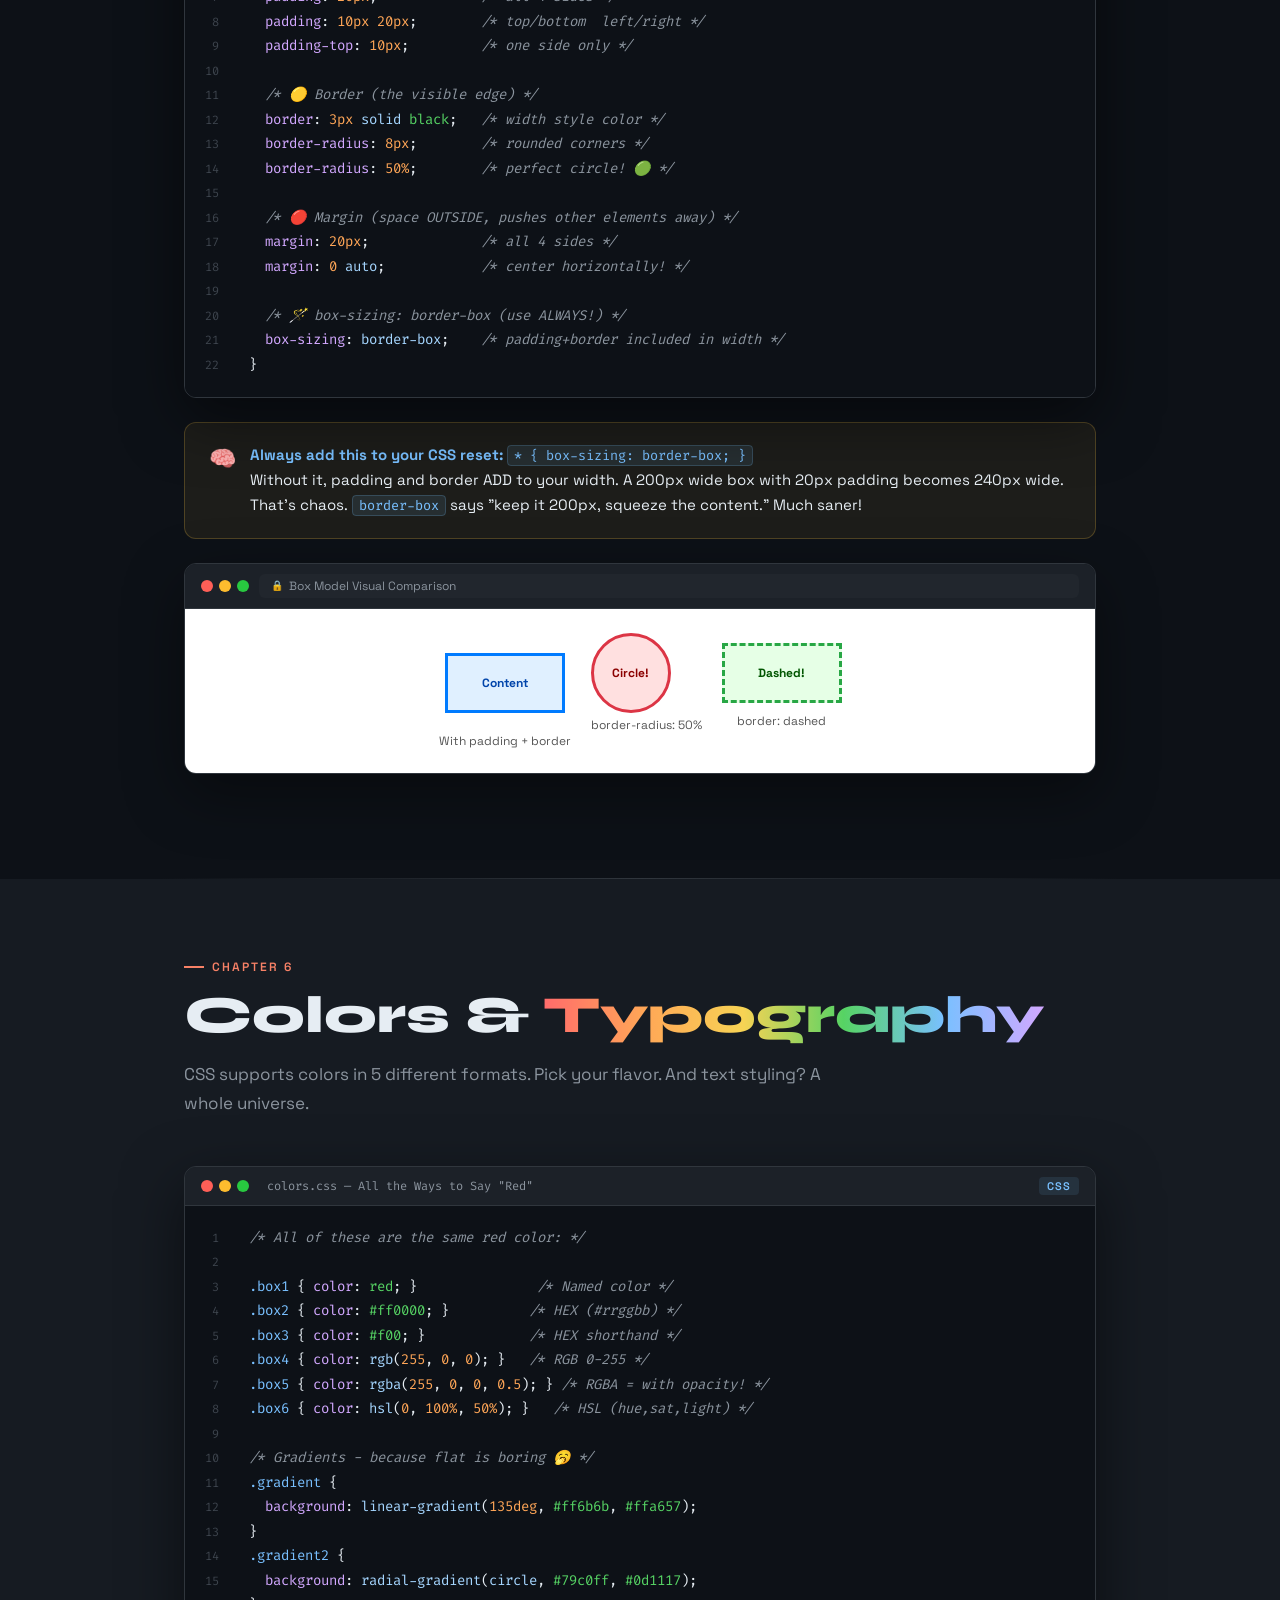
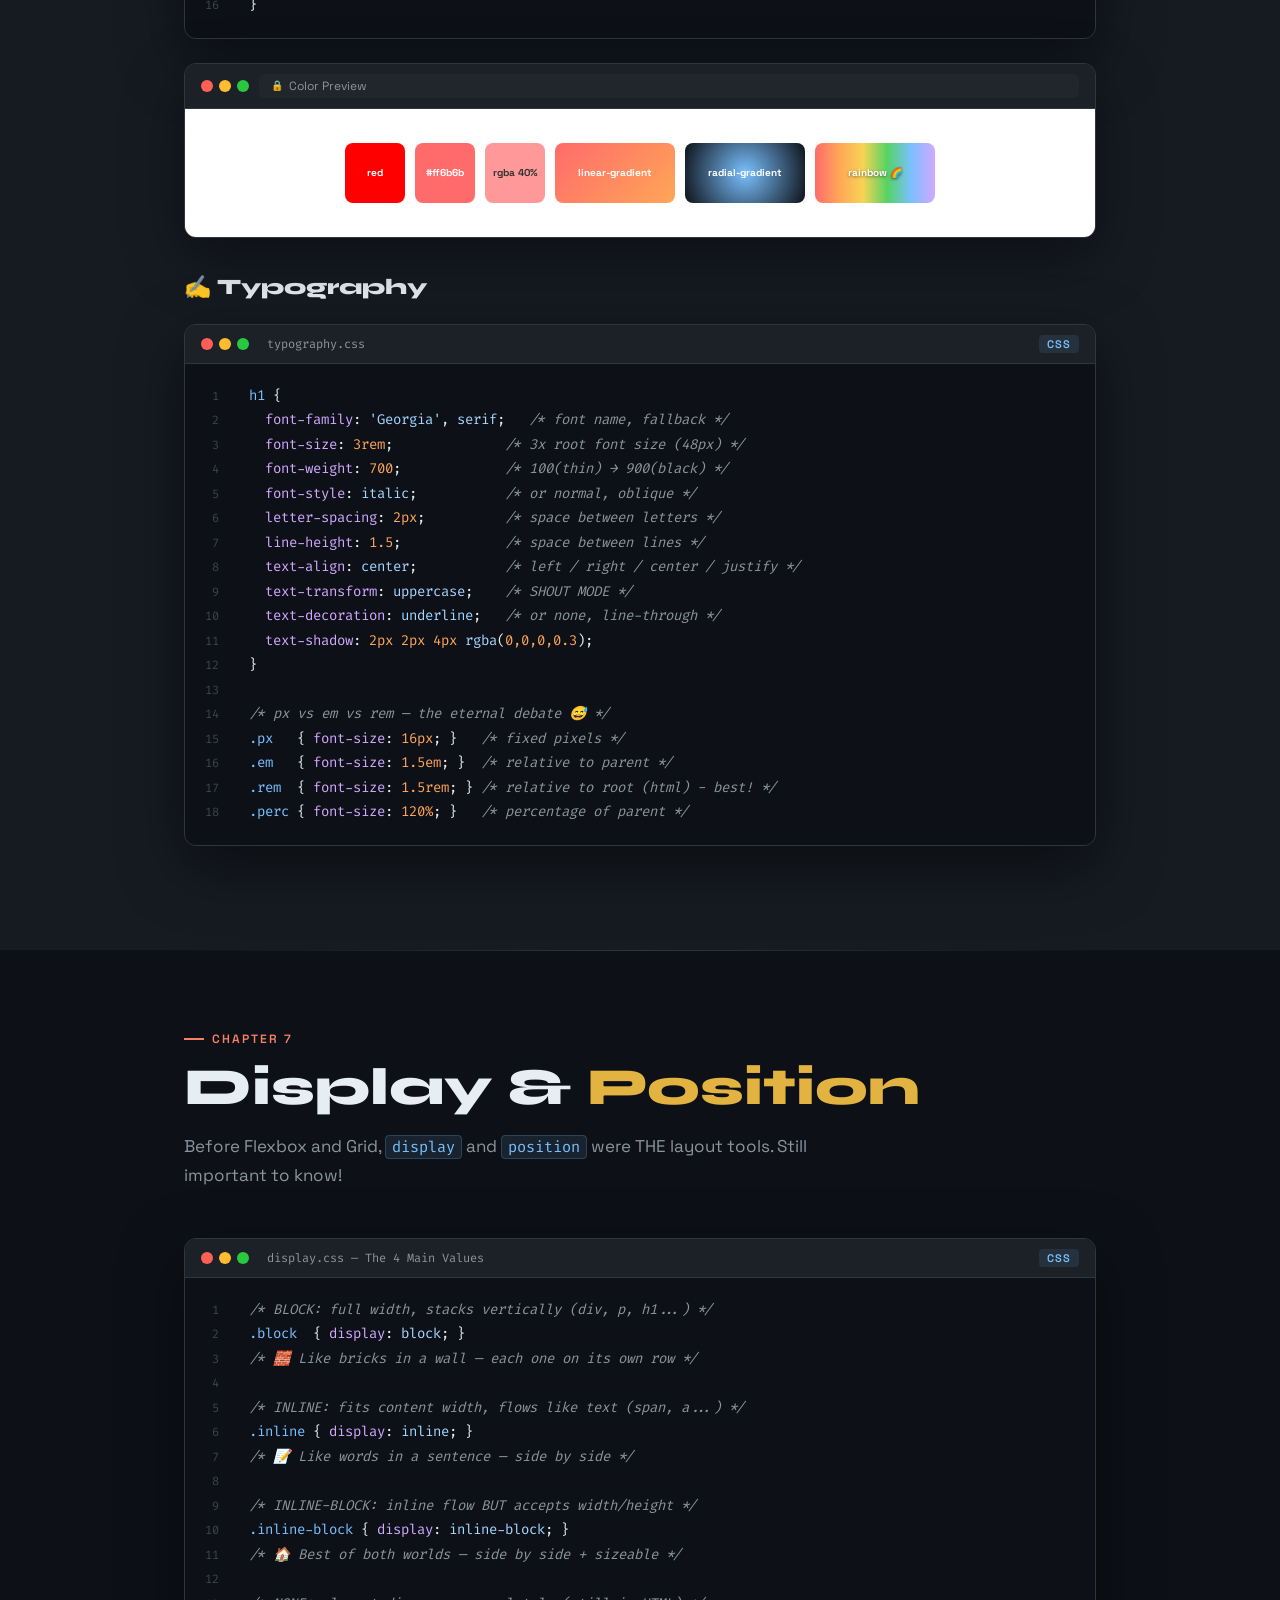
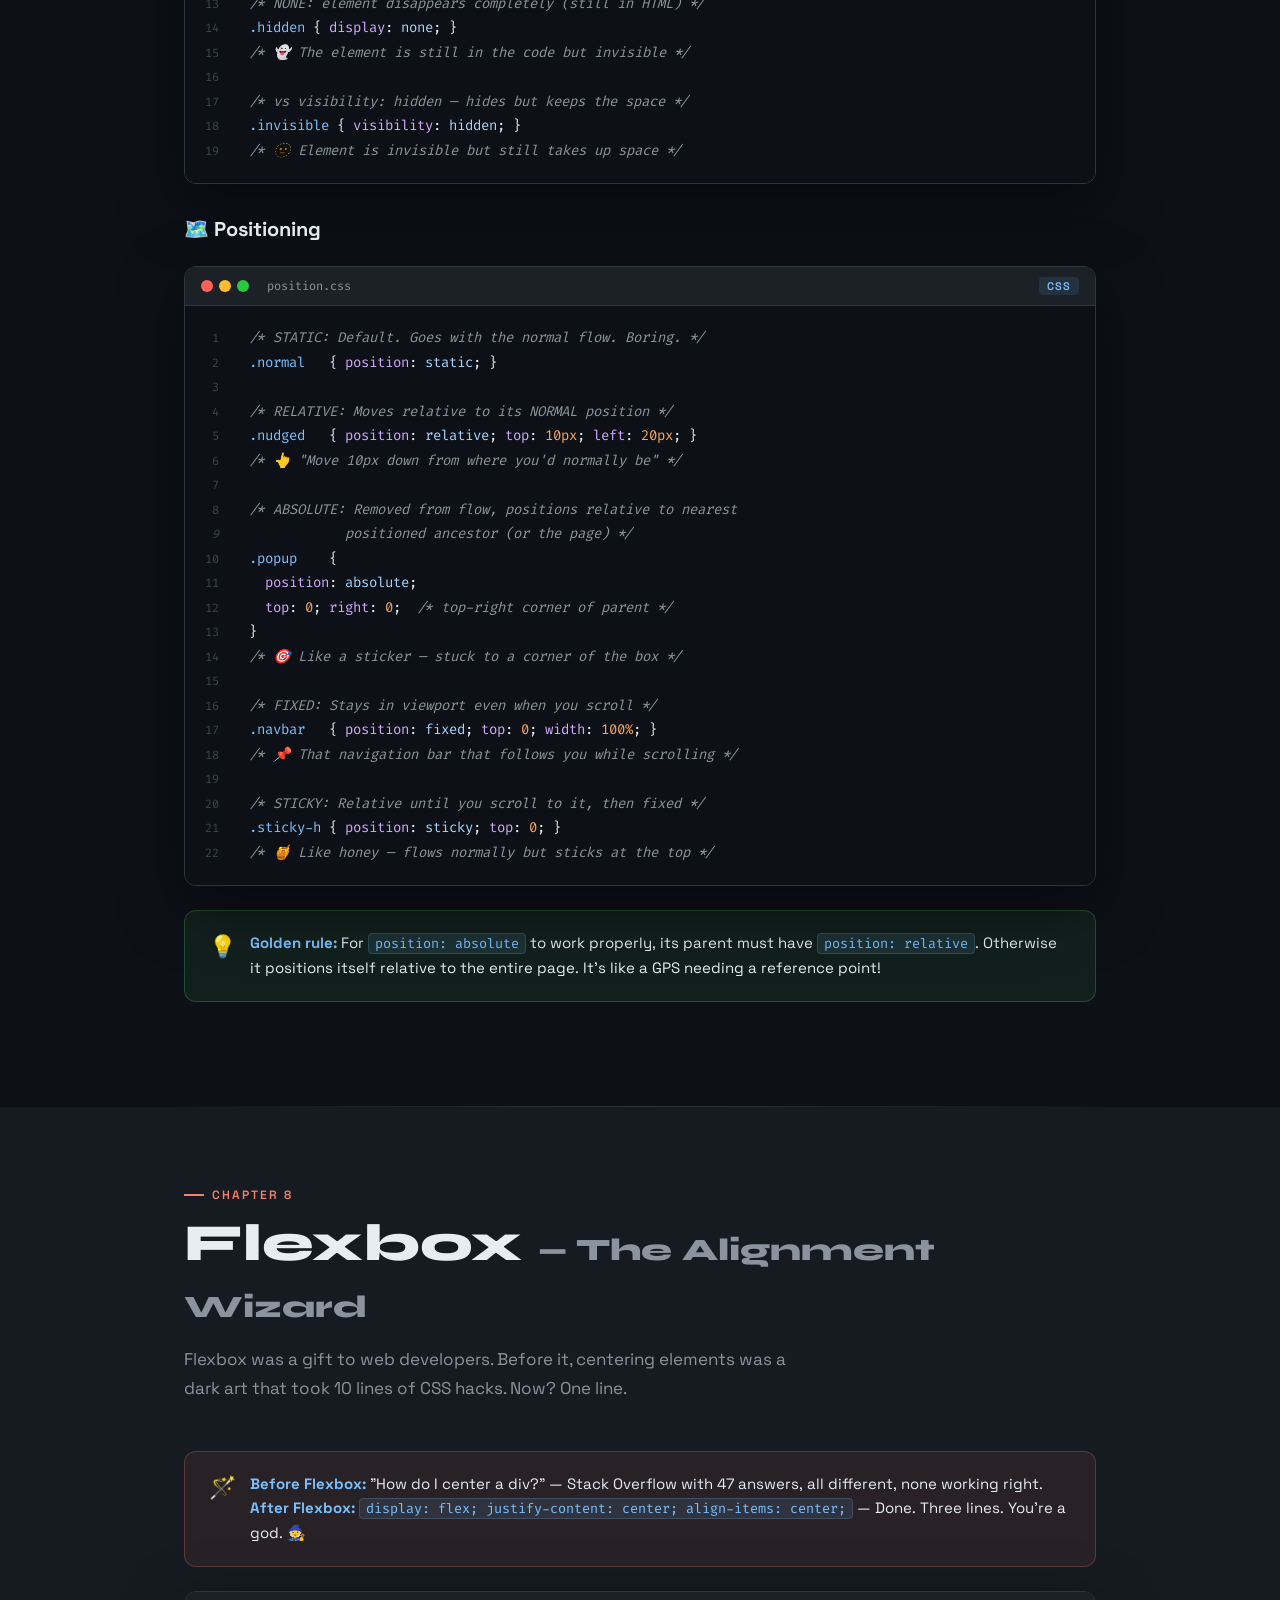
<file: New folder/css-selector.html>
<!doctype html>
<html lang="en">
  <head>
    <meta charset="UTF-8" />
    <meta name="viewport" content="width=device-width, initial-scale=1.0" />
    <title>CSS for Absolute Beginners 🎨</title>
    <link
      href="https://fonts.googleapis.com/css2?family=Fira+Code:wght@300;400;500;600&family=Space+Grotesk:wght@300;400;500;600;700&family=Syne:wght@700;800&display=swap"
      rel="stylesheet"
    />
    <link rel="stylesheet" href="style.css" />
  </head>
  <body>
    <!-- NAV -->
    <nav id="topnav">
      <a class="nav-logo" href="#hero">CSS 🎨</a>
      <div class="nav-links">
        <button class="nav-link active" data-target="what-is-css">
          What is CSS
        </button>
        <button class="nav-link" data-target="syntax">Syntax</button>
        <button class="nav-link" data-target="selectors">Selectors</button>
        <button class="nav-link" data-target="class-id">Class vs ID</button>
        <button class="nav-link" data-target="box-model">Box Model</button>
        <button class="nav-link" data-target="colors">Colors</button>
        <button class="nav-link" data-target="layout">Layout</button>
        <button class="nav-link" data-target="flexbox">Flexbox</button>
        <button class="nav-link" data-target="grid">Grid</button>
        <button class="nav-link" data-target="animations">Animations</button>
        <button class="nav-link" data-target="advanced">Advanced</button>
      </div>
    </nav>

    <!-- HERO -->
    <section id="hero">
      <div class="hero-grid"></div>
      <div class="hero-glow"></div>
      <div class="badge">✦ Full CSS Course · From Zero to Hero</div>
      <h1 class="hero-title">
        <span class="title-for">Welcome to</span>
        <span class="title-css">CSS</span>
        <br />
        <span class="title-beginners">for Beginners</span>
      </h1>
      <p class="hero-sub">
        Learn to style the web from scratch — with funny examples, live
        previews, and code that actually makes sense. No boring textbooks. Just
        CSS magic. ✨
      </p>
      <div class="hero-cta">
        <a
          href="#what-is-css"
          class="btn btn-primary"
          onclick="
            document
              .getElementById('what-is-css')
              .scrollIntoView({ behavior: 'smooth' });
            return false;
          "
        >
          🚀 Start Learning
        </a>
        <a
          href="#selectors"
          class="btn btn-ghost"
          onclick="
            document
              .getElementById('selectors')
              .scrollIntoView({ behavior: 'smooth' });
            return false;
          "
        >
          📚 Jump to Selectors
        </a>
      </div>
      <div class="hero-stats">
        <div class="stat">
          <div class="stat-num">12+</div>
          <div class="stat-label">Topics Covered</div>
        </div>
        <div class="stat">
          <div class="stat-num">30+</div>
          <div class="stat-label">Code Examples</div>
        </div>
        <div class="stat">
          <div class="stat-num">50+</div>
          <div class="stat-label">Selectors Explained</div>
        </div>
      </div>
    </section>

    <!-- TOPICS OVERVIEW -->
    <section style="background: var(--bg2)">
      <div class="section">
        <div class="section-label">🗺️ Course Map</div>
        <h2 class="section-title">
          Everything you'll <span class="text-blue">learn</span>
        </h2>
        <p class="section-desc">
          This course takes you from "What even is a semicolon?" to building
          beautiful animated layouts like a pro. Click a card to jump there!
        </p>
        <div class="topic-grid">
          <div
            class="topic-card"
            onclick="
              document
                .getElementById('what-is-css')
                .scrollIntoView({ behavior: 'smooth' })
            "
          >
            <div class="topic-card-icon">🤔</div>
            <div class="topic-card-title">What is CSS?</div>
            <div class="topic-card-desc">
              The best analogy you'll ever hear about styling a webpage.
            </div>
            <span class="topic-card-badge badge-beginner">Beginner</span>
          </div>
          <div
            class="topic-card"
            onclick="
              document
                .getElementById('syntax')
                .scrollIntoView({ behavior: 'smooth' })
            "
          >
            <div class="topic-card-icon">📝</div>
            <div class="topic-card-title">CSS Syntax</div>
            <div class="topic-card-desc">
              Rules, properties, and values — the grammar of styling.
            </div>
            <span class="topic-card-badge badge-beginner">Beginner</span>
          </div>
          <div
            class="topic-card"
            onclick="
              document
                .getElementById('selectors')
                .scrollIntoView({ behavior: 'smooth' })
            "
          >
            <div class="topic-card-icon">🎯</div>
            <div class="topic-card-title">Selectors (All Types!)</div>
            <div class="topic-card-desc">
              How to point at EXACTLY the element you want to style.
            </div>
            <span class="topic-card-badge badge-beginner">Beginner</span>
          </div>
          <div
            class="topic-card"
            onclick="
              document
                .getElementById('class-id')
                .scrollIntoView({ behavior: 'smooth' })
            "
          >
            <div class="topic-card-icon">🆚</div>
            <div class="topic-card-title">Class vs ID</div>
            <div class="topic-card-desc">
              The most confused topic in CSS. Explained in 60 seconds.
            </div>
            <span class="topic-card-badge badge-beginner">Beginner</span>
          </div>
          <div
            class="topic-card"
            onclick="
              document
                .getElementById('box-model')
                .scrollIntoView({ behavior: 'smooth' })
            "
          >
            <div class="topic-card-icon">📦</div>
            <div class="topic-card-title">The Box Model</div>
            <div class="topic-card-desc">
              Every element is a box. Understand margin, border, padding.
            </div>
            <span class="topic-card-badge badge-beginner">Beginner</span>
          </div>
          <div
            class="topic-card"
            onclick="
              document
                .getElementById('colors')
                .scrollIntoView({ behavior: 'smooth' })
            "
          >
            <div class="topic-card-icon">🎨</div>
            <div class="topic-card-title">Colors & Typography</div>
            <div class="topic-card-desc">
              Hex, RGB, HSL, fonts, sizes — make it look gorgeous.
            </div>
            <span class="topic-card-badge badge-beginner">Beginner</span>
          </div>
          <div
            class="topic-card"
            onclick="
              document
                .getElementById('layout')
                .scrollIntoView({ behavior: 'smooth' })
            "
          >
            <div class="topic-card-icon">🏗️</div>
            <div class="topic-card-title">Display & Position</div>
            <div class="topic-card-desc">
              Block, inline, absolute, fixed — control where things live.
            </div>
            <span class="topic-card-badge badge-medium">Intermediate</span>
          </div>
          <div
            class="topic-card"
            onclick="
              document
                .getElementById('flexbox')
                .scrollIntoView({ behavior: 'smooth' })
            "
          >
            <div class="topic-card-icon">↔️</div>
            <div class="topic-card-title">Flexbox</div>
            <div class="topic-card-desc">
              The superpower for aligning things perfectly. No more float hacks!
            </div>
            <span class="topic-card-badge badge-medium">Intermediate</span>
          </div>
          <div
            class="topic-card"
            onclick="
              document
                .getElementById('grid')
                .scrollIntoView({ behavior: 'smooth' })
            "
          >
            <div class="topic-card-icon">🔲</div>
            <div class="topic-card-title">CSS Grid</div>
            <div class="topic-card-desc">
              Build complex 2D layouts like a newspaper pro.
            </div>
            <span class="topic-card-badge badge-medium">Intermediate</span>
          </div>
          <div
            class="topic-card"
            onclick="
              document
                .getElementById('animations')
                .scrollIntoView({ behavior: 'smooth' })
            "
          >
            <div class="topic-card-icon">✨</div>
            <div class="topic-card-title">Transitions & Animations</div>
            <div class="topic-card-desc">
              Make things move, bounce, spin, and dazzle users.
            </div>
            <span class="topic-card-badge badge-medium">Intermediate</span>
          </div>
          <div
            class="topic-card"
            onclick="
              document
                .getElementById('advanced')
                .scrollIntoView({ behavior: 'smooth' })
            "
          >
            <div class="topic-card-icon">🔮</div>
            <div class="topic-card-title">Advanced CSS</div>
            <div class="topic-card-desc">
              Variables, pseudo-elements, media queries & specificity.
            </div>
            <span class="topic-card-badge badge-advanced">Advanced</span>
          </div>
        </div>
      </div>
    </section>

    <div class="divider"></div>

    <!-- WHAT IS CSS -->
    <section id="what-is-css">
      <div class="section reveal">
        <div class="section-label">Chapter 1</div>
        <h2 class="section-title">
          What is <span class="text-blue">CSS</span>?
        </h2>
        <p class="section-desc">
          CSS stands for <strong>Cascading Style Sheets</strong>. But what does
          that even mean? Let's use the best analogy ever:
        </p>

        <div class="callout callout-fun">
          <div class="callout-emoji">🦸</div>
          <div class="callout-text">
            Think of a webpage like a <strong>person</strong>.
            <strong>HTML</strong> is the skeleton — the bare bones structure
            (head, body, arms, legs). <strong>CSS</strong> is the outfit,
            makeup, haircut, and cologne. Without CSS, your webpage walks out
            wearing nothing but its underwear. 😱
          </div>
        </div>

        <div class="callout callout-info">
          <div class="callout-emoji">🏠</div>
          <div class="callout-text">
            Another way to think about it: HTML builds the house (walls, doors,
            windows). CSS paints it, picks the furniture colors, and adds the
            curtains.
            <strong
              >Without CSS, every website would look like a notepad document
              from 1998.</strong
            >
          </div>
        </div>

        <h3 style="font-size: 20px; font-weight: 700; margin: 32px 0 16px">
          How do you add CSS?
        </h3>
        <p
          style="
            color: var(--muted);
            margin-bottom: 20px;
            font-size: 15px;
            line-height: 1.6;
          "
        >
          There are 3 ways to add CSS to your HTML. We'll focus on the best one:
        </p>

        <div class="steps">
          <div class="step active">
            <div class="step-num">1</div>
            <div class="step-line"></div>
            <div class="step-content">
              <div class="step-title">
                External CSS
                <span
                  style="
                    font-size: 12px;
                    background: rgba(86, 211, 100, 0.1);
                    color: var(--green);
                    padding: 2px 8px;
                    border-radius: 4px;
                    font-weight: 600;
                    margin-left: 8px;
                  "
                  >✓ BEST</span
                >
              </div>
              <div class="step-desc">
                A separate <span class="hl">style.css</span> file linked to your
                HTML. Used by 99% of developers. Clean and reusable.
              </div>
            </div>
          </div>
          <div class="step">
            <div class="step-num">2</div>
            <div class="step-line"></div>
            <div class="step-content">
              <div class="step-title">
                Internal CSS
                <span
                  style="
                    font-size: 12px;
                    background: rgba(227, 179, 65, 0.1);
                    color: var(--yellow);
                    padding: 2px 8px;
                    border-radius: 4px;
                    font-weight: 600;
                    margin-left: 8px;
                  "
                  >△ OK</span
                >
              </div>
              <div class="step-desc">
                CSS written inside a <span class="hl">&lt;style&gt;</span> tag
                in your HTML <span class="hl">&lt;head&gt;</span>. Fine for
                small projects.
              </div>
            </div>
          </div>
          <div class="step">
            <div class="step-num">3</div>
            <div class="step-content">
              <div class="step-title">
                Inline CSS
                <span
                  style="
                    font-size: 12px;
                    background: rgba(255, 123, 114, 0.1);
                    color: var(--red);
                    padding: 2px 8px;
                    border-radius: 4px;
                    font-weight: 600;
                    margin-left: 8px;
                  "
                  >✗ AVOID</span
                >
              </div>
              <div class="step-desc">
                CSS directly in the HTML tag like
                <span class="hl">style="color:red"</span>. It works but it's
                like writing your grocery list on your hand. 🤦
              </div>
            </div>
          </div>
        </div>

        <div class="code-window reveal">
          <div class="code-titlebar">
            <div class="code-dots">
              <div class="dot dot-r"></div>
              <div class="dot dot-y"></div>
              <div class="dot dot-g"></div>
            </div>
            <div class="code-filename">index.html</div>
            <div class="code-lang-badge">HTML</div>
          </div>
          <div class="code-body">
            <pre><span class="ln"> 1</span>  <span class="cmt">&lt;!-- ✅ EXTERNAL (best!) - link in &lt;head&gt; --&gt;</span>
<span class="ln"> 2</span>  <span class="ck">&lt;link</span> <span class="cp">rel</span>=<span class="cstr">"stylesheet"</span> <span class="cp">href</span>=<span class="cstr">"style.css"</span><span class="ck">&gt;</span>
<span class="ln"> 3</span>
<span class="ln"> 4</span>  <span class="cmt">&lt;!-- 🤷 INTERNAL - also in &lt;head&gt; --&gt;</span>
<span class="ln"> 5</span>  <span class="ck">&lt;style&gt;</span>
<span class="ln"> 6</span>    <span class="cs">p</span> { <span class="cp">color</span>: <span class="cc">red</span>; }
<span class="ln"> 7</span>  <span class="ck">&lt;/style&gt;</span>
<span class="ln"> 8</span>
<span class="ln"> 9</span>  <span class="cmt">&lt;!-- 🚫 INLINE - writing groceries on your hand --&gt;</span>
<span class="ln">10</span>  <span class="ck">&lt;p</span> <span class="cp">style</span>=<span class="cstr">"color: red; font-size: 20px;"</span><span class="ck">&gt;</span>Please don't do this<span class="ck">&lt;/p&gt;</span></pre>
          </div>
        </div>
      </div>
    </section>

    <div class="divider"></div>

    <!-- CSS SYNTAX -->
    <section id="syntax" style="background: var(--bg2)">
      <div class="section reveal">
        <div class="section-label">Chapter 2</div>
        <h2 class="section-title">
          CSS <span class="text-green">Syntax</span>
        </h2>
        <p class="section-desc">
          CSS has one rule (well, many, but they all look the same). Let's
          dissect it like a biology class, but way more fun.
        </p>

        <div class="code-window">
          <div class="code-titlebar">
            <div class="code-dots">
              <div class="dot dot-r"></div>
              <div class="dot dot-y"></div>
              <div class="dot dot-g"></div>
            </div>
            <div class="code-filename">style.css — Anatomy of a CSS Rule</div>
            <div class="code-lang-badge">CSS</div>
          </div>
          <div class="code-body">
            <pre><span class="ln"> 1</span>  <span class="cmt">/*   ↓ SELECTOR   ↓ PROPERTY    ↓ VALUE  */</span>
<span class="ln"> 2</span>  <span class="cs">     p</span>           { <span class="cp">color</span>     :   <span class="cc">tomato</span>    ; }
<span class="ln"> 3</span>  <span class="cmt">/*             ↑              ↑           ↑
              opening         colon      semicolon
              brace         separates   ends the rule  */</span>
<span class="ln"> 4</span>
<span class="ln"> 5</span>  <span class="cmt">/* Real example — style all h1 headings */</span>
<span class="ln"> 6</span>  <span class="cs">h1</span> {
<span class="ln"> 7</span>    <span class="cp">color</span>: <span class="cc">#ff6b6b</span>;           <span class="cmt">/* make it red-ish */</span>
<span class="ln"> 8</span>    <span class="cp">font-size</span>: <span class="cn">36px</span>;         <span class="cmt">/* HUGE text */</span>
<span class="ln"> 9</span>    <span class="cp">text-align</span>: <span class="cv">center</span>;      <span class="cmt">/* centered on page */</span>
<span class="ln">10</span>    <span class="cp">font-family</span>: <span class="cstr">'Arial'</span>, <span class="cv">sans-serif</span>;
<span class="ln">11</span>  }</pre>
          </div>
        </div>

        <div class="callout callout-fun">
          <div class="callout-emoji">🍔</div>
          <div class="callout-text">
            CSS rules are like ordering at a restaurant:<br />
            <strong>Selector</strong> = "Hey you, the waiter!" (who are you
            talking to)<br />
            <strong>Property</strong> = "I want a burger" (what to change)<br />
            <strong>Value</strong> = "Extra cheese please" (change it to
            what)<br />
            The <strong>semicolon</strong> = "That's my order. Next item." Don't
            forget it or your whole order gets confused! 😤
          </div>
        </div>

        <h3 style="font-size: 20px; font-weight: 700; margin: 32px 0 16px">
          Comments in CSS
        </h3>

        <div class="code-window">
          <div class="code-titlebar">
            <div class="code-dots">
              <div class="dot dot-r"></div>
              <div class="dot dot-y"></div>
              <div class="dot dot-g"></div>
            </div>
            <div class="code-filename">comments.css</div>
            <div class="code-lang-badge">CSS</div>
          </div>
          <div class="code-body">
            <pre><span class="ln"> 1</span>  <span class="cmt">/* This is a comment. CSS ignores this. */</span>
<span class="ln"> 2</span>  <span class="cmt">/* Use it to leave notes for future-you */</span>
<span class="ln"> 3</span>  <span class="cmt">/* Future-you WILL thank present-you. Trust. */</span>
<span class="ln"> 4</span>
<span class="ln"> 5</span>  <span class="cs">body</span> {
<span class="ln"> 6</span>    <span class="cp">background</span>: <span class="cc">#1a1a2e</span>;   <span class="cmt">/* dark navy - very cool */</span>
<span class="ln"> 7</span>    <span class="cp">color</span>: <span class="cc">white</span>;            <span class="cmt">/* text visible on dark bg */</span>
<span class="ln"> 8</span>    <span class="cmt">/* font-size: 12px; */</span>     <span class="cmt">/* commented out = disabled */</span>
<span class="ln"> 9</span>  }</pre>
          </div>
        </div>

        <div class="preview-window reveal">
          <div class="preview-titlebar">
            <div class="code-dots">
              <div class="dot dot-r"></div>
              <div class="dot dot-y"></div>
              <div class="dot dot-g"></div>
            </div>
            <div class="preview-url">Output Preview</div>
          </div>
          <div class="preview-body" style="background: #1a1a2e; padding: 32px">
            <h1
              style="
                color: #ff6b6b;
                font-size: 36px;
                text-align: center;
                font-family: Arial, sans-serif;
              "
            >
              Hello, Styled World! 🌍
            </h1>
            <p
              style="
                color: white;
                text-align: center;
                font-family: Arial;
                margin-top: 10px;
              "
            >
              This is what that CSS looks like rendered in a browser!
            </p>
          </div>
        </div>
      </div>
    </section>

    <div class="divider"></div>

    <!-- SELECTORS -->
    <section id="selectors">
      <div class="section reveal">
        <div class="section-label">Chapter 3 — The BIG One</div>
        <h2 class="section-title">
          CSS <span class="text-purple">Selectors</span>
        </h2>
        <p class="section-desc">
          Selectors are how you tell CSS
          <em>"yo, style THIS element."</em> They're like a sniper rifle — the
          more specific, the more precisely you hit your target. 🎯
        </p>

        <div class="callout callout-fun">
          <div class="callout-emoji">🎯</div>
          <div class="callout-text">
            Imagine you're in a classroom and the teacher says:<br />
            <strong>"Everyone stand up"</strong> — that's a
            <em>universal selector</em> (*)<br />
            <strong>"All students stand up"</strong> — that's an
            <em>element selector</em> (p, div, h1)<br />
            <strong>"Everyone wearing a red shirt, stand up"</strong> — that's a
            <em>class selector</em> (.red-shirt)<br />
            <strong>"Bob specifically, stand up"</strong> — that's an
            <em>ID selector</em> (#bob)
          </div>
        </div>

        <h3
          style="
            font-size: 22px;
            font-weight: 800;
            margin: 36px 0 20px;
            font-family: &quot;Syne&quot;, sans-serif;
          "
        >
          🔢 How Many Selectors Are There?
        </h3>
        <p
          style="
            color: var(--muted);
            font-size: 15px;
            margin-bottom: 24px;
            line-height: 1.6;
          "
        >
          CSS has
          <strong style="color: var(--accent2)">6 main categories</strong> of
          selectors, with dozens of variations. Here's your cheat sheet:
        </p>

        <div class="selector-cards">
          <!-- Universal -->
          <div class="selector-card">
            <div class="sel-type text-muted" style="color: var(--muted)">
              Universal Selector
            </div>
            <div class="sel-example"><span class="text-blue">*</span></div>
            <div class="sel-desc">
              Selects <strong>every single element</strong> on the page.
              Absolute power.
            </div>
            <div class="sel-funny">
              👑 "EVERYONE in this building, I'm talking to YOU!"
            </div>
          </div>

          <!-- Element -->
          <div class="selector-card">
            <div class="sel-type text-muted" style="color: var(--muted)">
              Element / Type Selector
            </div>
            <div class="sel-example">
              <span class="text-green">p &nbsp; h1 &nbsp; div &nbsp; span</span>
            </div>
            <div class="sel-desc">
              Selects all elements of a given HTML tag type.
            </div>
            <div class="sel-funny">
              🏫 "All teachers in this school, please listen up."
            </div>
          </div>

          <!-- Class -->
          <div class="selector-card">
            <div class="sel-type text-muted" style="color: var(--muted)">
              Class Selector
            </div>
            <div class="sel-example">
              <span class="text-purple">.highlight &nbsp; .btn</span>
            </div>
            <div class="sel-desc">
              Selects all elements with a specific
              <span class="hl">class</span> attribute. Reusable!
            </div>
            <div class="sel-funny">
              👔 "Everyone wearing the blue company t-shirt, come here."
            </div>
          </div>

          <!-- ID -->
          <div class="selector-card">
            <div class="sel-type text-muted" style="color: var(--muted)">
              ID Selector
            </div>
            <div class="sel-example">
              <span class="text-red">#header &nbsp; #logo</span>
            </div>
            <div class="sel-desc">
              Selects the <strong>one unique</strong> element with that ID.
              Unique on page!
            </div>
            <div class="sel-funny">
              🪪 "Sir Bob specifically. Your fingerprints match. Come forward."
            </div>
          </div>

          <!-- Attribute -->
          <div class="selector-card">
            <div class="sel-type text-muted" style="color: var(--muted)">
              Attribute Selector
            </div>
            <div class="sel-example">
              <span class="text-orange">[type="text"] &nbsp; [href]</span>
            </div>
            <div class="sel-desc">
              Selects elements with a specific attribute or attribute value.
            </div>
            <div class="sel-funny">
              🏷️ "Everyone with a 'VIP' badge on their name tag."
            </div>
          </div>

          <!-- Descendant -->
          <div class="selector-card">
            <div class="sel-type text-muted" style="color: var(--muted)">
              Descendant Combinator
            </div>
            <div class="sel-example">
              <span class="text-blue">div p &nbsp; nav a</span>
            </div>
            <div class="sel-desc">
              Selects elements <strong>inside</strong> another element (any
              depth).
            </div>
            <div class="sel-funny">
              🪆 "Every kid INSIDE that house, come here." (grandkids included!)
            </div>
          </div>

          <!-- Child -->
          <div class="selector-card">
            <div class="sel-type text-muted" style="color: var(--muted)">
              Child Combinator
            </div>
            <div class="sel-example">
              <span class="text-green">ul > li &nbsp; div > p</span>
            </div>
            <div class="sel-desc">
              Selects <strong>direct children</strong> only. Not grandchildren!
            </div>
            <div class="sel-funny">
              👨‍👧 "MY kids only. Not the neighbors' kids. Just mine."
            </div>
          </div>

          <!-- Adjacent -->
          <div class="selector-card">
            <div class="sel-type text-muted" style="color: var(--muted)">
              Adjacent Sibling
            </div>
            <div class="sel-example">
              <span class="text-purple">h1 + p &nbsp; li + li</span>
            </div>
            <div class="sel-desc">
              Selects the element <strong>immediately after</strong> another
              element.
            </div>
            <div class="sel-funny">
              🪑 "The person sitting right NEXT to Bob. Just that one."
            </div>
          </div>

          <!-- General sibling -->
          <div class="selector-card">
            <div class="sel-type text-muted" style="color: var(--muted)">
              General Sibling
            </div>
            <div class="sel-example">
              <span class="text-orange">h1 ~ p</span>
            </div>
            <div class="sel-desc">
              Selects <strong>all siblings after</strong> a specified element.
            </div>
            <div class="sel-funny">
              👫 "Bob and everyone who came after Bob in the lineup."
            </div>
          </div>

          <!-- Pseudo-class -->
          <div class="selector-card">
            <div class="sel-type text-muted" style="color: var(--muted)">
              Pseudo-class
            </div>
            <div class="sel-example">
              <span class="text-red"
                >:hover &nbsp; :focus &nbsp; :nth-child()</span
              >
            </div>
            <div class="sel-desc">
              Selects elements in a <strong>special state</strong>. Mouse hover,
              focus, etc.
            </div>
            <div class="sel-funny">
              🖱️ "The button that the mouse is currently ON TOP OF. Right now.
              That one."
            </div>
          </div>

          <!-- Pseudo-element -->
          <div class="selector-card">
            <div class="sel-type text-muted" style="color: var(--muted)">
              Pseudo-element
            </div>
            <div class="sel-example">
              <span class="text-purple"
                >::before &nbsp; ::after &nbsp; ::first-line</span
              >
            </div>
            <div class="sel-desc">
              Styles <strong>parts</strong> of elements. Even virtual content!
            </div>
            <div class="sel-funny">
              🎩 "Style the hat someone is wearing. The hat doesn't exist in
              HTML. CSS just... conjures it."
            </div>
          </div>

          <!-- Group -->
          <div class="selector-card">
            <div class="sel-type text-muted" style="color: var(--muted)">
              Grouping Selector
            </div>
            <div class="sel-example">
              <span class="text-blue">h1, h2, h3, p</span>
            </div>
            <div class="sel-desc">
              Apply the same styles to
              <strong>multiple selectors at once</strong>.
            </div>
            <div class="sel-funny">
              📣 "Everyone who is: a teacher, a student, OR a janitor — you're
              all invited to pizza! 🍕"
            </div>
          </div>
        </div>

        <h3
          style="
            font-size: 22px;
            font-weight: 800;
            margin: 40px 0 20px;
            font-family: &quot;Syne&quot;, sans-serif;
          "
        >
          📋 Selector Quick Reference
        </h3>

        <table class="sel-table">
          <thead>
            <tr>
              <th>Selector</th>
              <th>Syntax</th>
              <th>Example</th>
              <th>What it does</th>
            </tr>
          </thead>
          <tbody>
            <tr>
              <td class="emoji-col">🌎</td>
              <td class="mono">*</td>
              <td class="mono">* { margin: 0; }</td>
              <td>Every element</td>
            </tr>
            <tr>
              <td class="emoji-col">🏷️</td>
              <td class="mono">element</td>
              <td class="mono">p { color: red; }</td>
              <td>All &lt;p&gt; tags</td>
            </tr>
            <tr>
              <td class="emoji-col">🔵</td>
              <td class="mono">.class</td>
              <td class="mono">.card { ... }</td>
              <td>All with class="card"</td>
            </tr>
            <tr>
              <td class="emoji-col">🔴</td>
              <td class="mono">#id</td>
              <td class="mono">#hero { ... }</td>
              <td>The ONE with id="hero"</td>
            </tr>
            <tr>
              <td class="emoji-col">👇</td>
              <td class="mono">A B</td>
              <td class="mono">div p { ... }</td>
              <td>p inside any div</td>
            </tr>
            <tr>
              <td class="emoji-col">👨‍👧</td>
              <td class="mono">A > B</td>
              <td class="mono">ul > li { ... }</td>
              <td>li that is a direct child of ul</td>
            </tr>
            <tr>
              <td class="emoji-col">➡️</td>
              <td class="mono">A + B</td>
              <td class="mono">h1 + p { ... }</td>
              <td>p immediately after h1</td>
            </tr>
            <tr>
              <td class="emoji-col">⏩</td>
              <td class="mono">A ~ B</td>
              <td class="mono">h1 ~ p { ... }</td>
              <td>All p after h1 (siblings)</td>
            </tr>
            <tr>
              <td class="emoji-col">🖱️</td>
              <td class="mono">:hover</td>
              <td class="mono">a:hover { ... }</td>
              <td>When mouse is on it</td>
            </tr>
            <tr>
              <td class="emoji-col">1️⃣</td>
              <td class="mono">:first-child</td>
              <td class="mono">li:first-child</td>
              <td>First child element</td>
            </tr>
            <tr>
              <td class="emoji-col">🔢</td>
              <td class="mono">:nth-child(n)</td>
              <td class="mono">li:nth-child(2)</td>
              <td>2nd child (any number!)</td>
            </tr>
            <tr>
              <td class="emoji-col">🎭</td>
              <td class="mono">::before</td>
              <td class="mono">p::before</td>
              <td>Insert content BEFORE element</td>
            </tr>
            <tr>
              <td class="emoji-col">🎭</td>
              <td class="mono">::after</td>
              <td class="mono">p::after</td>
              <td>Insert content AFTER element</td>
            </tr>
            <tr>
              <td class="emoji-col">✅</td>
              <td class="mono">:checked</td>
              <td class="mono">input:checked</td>
              <td>A checked checkbox/radio</td>
            </tr>
            <tr>
              <td class="emoji-col">🚫</td>
              <td class="mono">:not(x)</td>
              <td class="mono">p:not(.skip)</td>
              <td>All p EXCEPT .skip class</td>
            </tr>
          </tbody>
        </table>

        <h3
          style="
            font-size: 22px;
            font-weight: 800;
            margin: 40px 0 16px;
            font-family: &quot;Syne&quot;, sans-serif;
          "
        >
          🔥 Selectors in Action
        </h3>

        <div class="code-window reveal">
          <div class="code-titlebar">
            <div class="code-dots">
              <div class="dot dot-r"></div>
              <div class="dot dot-y"></div>
              <div class="dot dot-g"></div>
            </div>
            <div class="code-filename">selectors-demo.css</div>
            <div class="code-lang-badge">CSS</div>
          </div>
          <div class="code-body">
            <pre><span class="ln"> 1</span>  <span class="cmt">/* 🌎 Universal - reset ALL elements */</span>
<span class="ln"> 2</span>  <span class="cs">*</span> { <span class="cp">margin</span>: <span class="cn">0</span>; <span class="cp">padding</span>: <span class="cn">0</span>; <span class="cp">box-sizing</span>: <span class="cv">border-box</span>; }
<span class="ln"> 3</span>
<span class="ln"> 4</span>  <span class="cmt">/* 🏷️ Element - all paragraphs look the same */</span>
<span class="ln"> 5</span>  <span class="cs">p</span> { <span class="cp">font-size</span>: <span class="cn">16px</span>; <span class="cp">line-height</span>: <span class="cn">1.6</span>; }
<span class="ln"> 6</span>
<span class="ln"> 7</span>  <span class="cmt">/* 🔵 Class - reusable highlight */</span>
<span class="ln"> 8</span>  <span class="cs">.highlight</span> { <span class="cp">background</span>: <span class="cc">yellow</span>; <span class="cp">font-weight</span>: <span class="cv">bold</span>; }
<span class="ln"> 9</span>
<span class="ln">10</span>  <span class="cmt">/* 🔴 ID - one-of-a-kind hero section */</span>
<span class="ln">11</span>  <span class="cs">#hero</span> { <span class="cp">background</span>: <span class="cc">#1a1a2e</span>; <span class="cp">min-height</span>: <span class="cn">100vh</span>; }
<span class="ln">12</span>
<span class="ln">13</span>  <span class="cmt">/* 👇 Descendant - links inside nav only */</span>
<span class="ln">14</span>  <span class="cs">nav a</span> { <span class="cp">color</span>: <span class="cc">white</span>; <span class="cp">text-decoration</span>: <span class="cv">none</span>; }
<span class="ln">15</span>
<span class="ln">16</span>  <span class="cmt">/* 🖱️ Pseudo-class - hover effect on buttons */</span>
<span class="ln">17</span>  <span class="cs">.btn</span><span class="cpseudo">:hover</span> { <span class="cp">background</span>: <span class="cc">darkblue</span>; <span class="cp">transform</span>: <span class="cv">scale</span>(<span class="cn">1.05</span>); }
<span class="ln">18</span>
<span class="ln">19</span>  <span class="cmt">/* 🔢 nth-child - zebra stripe table rows */</span>
<span class="ln">20</span>  <span class="cs">tr</span><span class="cpseudo">:nth-child(even)</span> { <span class="cp">background</span>: <span class="cc">#f5f5f5</span>; }
<span class="ln">21</span>
<span class="ln">22</span>  <span class="cmt">/* 🎭 Pseudo-element - add ★ before headings */</span>
<span class="ln">23</span>  <span class="cs">h2</span><span class="cpseudo">::before</span> { <span class="cp">content</span>: <span class="cstr">"★ "</span>; <span class="cp">color</span>: <span class="cc">gold</span>; }
<span class="ln">24</span>
<span class="ln">25</span>  <span class="cmt">/* 🚫 :not() - style all buttons EXCEPT disabled */</span>
<span class="ln">26</span>  <span class="cs">.btn</span><span class="cpseudo">:not(.disabled)</span> { <span class="cp">cursor</span>: <span class="cv">pointer</span>; }</pre>
          </div>
        </div>
      </div>
    </section>

    <div class="divider"></div>

    <!-- CLASS VS ID -->
    <section id="class-id" style="background: var(--bg2)">
      <div class="section reveal">
        <div class="section-label">Chapter 4</div>
        <h2 class="section-title">
          Class <span class="text-muted">vs</span> ID
        </h2>
        <p class="section-desc">
          This trips up EVERY beginner. Let's settle it once and for all with
          the best analogy in CSS education history.
        </p>

        <div class="callout callout-fun">
          <div class="callout-emoji">🪪</div>
          <div class="callout-text">
            <strong>ID</strong> is like your <strong>passport</strong>. You're
            the only person in the world with that passport number. ONE person.
            ONE ID. Unique. Unrepeatable.<br /><br />
            <strong>Class</strong> is like wearing a
            <strong>team jersey</strong>. Thousands of people can wear the same
            jersey number on different teams. Reusable. Shareable. Multiple
            elements can have the same class!
          </div>
        </div>

        <div class="compare-grid">
          <div class="compare-card is-class">
            <h3 style="color: var(--accent2)">. class</h3>
            <div class="sym">🔵</div>
            <p>
              A class can be used on <strong>many elements</strong>. Like a
              badge that many people can wear.
            </p>
            <ul>
              <li>Reusable on multiple elements</li>
              <li>Multiple classes on one element</li>
              <li>Used for styling groups</li>
              <li>Low-medium specificity</li>
              <li>Use for components, patterns</li>
            </ul>
          </div>
          <div class="compare-card is-id">
            <h3 style="color: var(--accent)"># id</h3>
            <div class="sym">🔴</div>
            <p>
              An ID can only appear <strong>once per page</strong>. Like a
              fingerprint — totally unique.
            </p>
            <ul>
              <li>Must be unique on the page</li>
              <li>Only one ID per element</li>
              <li>High specificity (overrides classes!)</li>
              <li>Used for JavaScript hooks</li>
              <li>Use sparingly — mostly for JS</li>
            </ul>
          </div>
        </div>

        <div class="code-window reveal">
          <div class="code-titlebar">
            <div class="code-dots">
              <div class="dot dot-r"></div>
              <div class="dot dot-y"></div>
              <div class="dot dot-g"></div>
            </div>
            <div class="code-filename">class-vs-id.html + style.css</div>
            <div class="code-lang-badge">HTML + CSS</div>
          </div>
          <div class="code-body">
            <pre><span class="ln"> 1</span>  <span class="cmt">&lt;!-- HTML --&gt;</span>
<span class="ln"> 2</span>  <span class="cmt">&lt;!-- Many buttons share the .btn class ✅ --&gt;</span>
<span class="ln"> 3</span>  <span class="ck">&lt;button</span> <span class="cp">class</span>=<span class="cstr">"btn"</span><span class="ck">&gt;</span>Click Me<span class="ck">&lt;/button&gt;</span>
<span class="ln"> 4</span>  <span class="ck">&lt;button</span> <span class="cp">class</span>=<span class="cstr">"btn"</span><span class="ck">&gt;</span>Me Too!<span class="ck">&lt;/button&gt;</span>
<span class="ln"> 5</span>  <span class="ck">&lt;button</span> <span class="cp">class</span>=<span class="cstr">"btn btn-danger"</span><span class="ck">&gt;</span>Danger!<span class="ck">&lt;/button&gt;</span>
<span class="ln"> 6</span>  <span class="cmt">&lt;!-- ↑ two classes on one element! --&gt;</span>
<span class="ln"> 7</span>
<span class="ln"> 8</span>  <span class="cmt">&lt;!-- ONE header with ID ✅ --&gt;</span>
<span class="ln"> 9</span>  <span class="ck">&lt;header</span> <span class="cp">id</span>=<span class="cstr">"main-header"</span><span class="ck">&gt;</span>The One True Header<span class="ck">&lt;/header&gt;</span>
<span class="ln">10</span>
<span class="ln">11</span>  <span class="cmt">/* CSS */</span>
<span class="ln">12</span>  <span class="cs">.btn</span> {                        <span class="cmt">/* styles ALL buttons */</span>
<span class="ln">13</span>    <span class="cp">background</span>: <span class="cc">#007bff</span>; <span class="cp">color</span>: <span class="cc">white</span>;
<span class="ln">14</span>    <span class="cp">padding</span>: <span class="cn">10px 20px</span>; <span class="cp">border-radius</span>: <span class="cn">6px</span>;
<span class="ln">15</span>  }
<span class="ln">16</span>  <span class="cs">.btn-danger</span> {                 <span class="cmt">/* adds red to danger button */</span>
<span class="ln">17</span>    <span class="cp">background</span>: <span class="cc">#dc3545</span>;
<span class="ln">18</span>  }
<span class="ln">19</span>  <span class="cs">#main-header</span> {               <span class="cmt">/* only styles the ONE header */</span>
<span class="ln">20</span>    <span class="cp">background</span>: <span class="cc">#1a1a2e</span>; <span class="cp">color</span>: <span class="cc">white</span>; <span class="cp">padding</span>: <span class="cn">20px</span>;
<span class="ln">21</span>  }</pre>
          </div>
        </div>

        <div class="preview-window">
          <div class="preview-titlebar">
            <div class="code-dots">
              <div class="dot dot-r"></div>
              <div class="dot dot-y"></div>
              <div class="dot dot-g"></div>
            </div>
            <div class="preview-url">Live Output ↓</div>
          </div>
          <div class="preview-body" style="background: #f8f9fa">
            <div
              style="
                background: #1a1a2e;
                color: white;
                padding: 16px;
                font-weight: 700;
                font-size: 18px;
                border-radius: 6px;
                margin-bottom: 16px;
              "
            >
              The One True Header
            </div>
            <div style="display: flex; gap: 10px; flex-wrap: wrap">
              <button
                style="
                  background: #007bff;
                  color: white;
                  padding: 10px 20px;
                  border-radius: 6px;
                  border: none;
                  font-size: 14px;
                  cursor: pointer;
                "
              >
                Click Me
              </button>
              <button
                style="
                  background: #007bff;
                  color: white;
                  padding: 10px 20px;
                  border-radius: 6px;
                  border: none;
                  font-size: 14px;
                  cursor: pointer;
                "
              >
                Me Too!
              </button>
              <button
                style="
                  background: #dc3545;
                  color: white;
                  padding: 10px 20px;
                  border-radius: 6px;
                  border: none;
                  font-size: 14px;
                  cursor: pointer;
                "
              >
                Danger! 🔥
              </button>
            </div>
            <p style="margin-top: 12px; font-size: 13px; color: #666">
              ↑ Same .btn class on all 3. .btn-danger overrides the background
              only on button 3!
            </p>
          </div>
        </div>

        <div class="callout callout-warn">
          <div class="callout-emoji">⚠️</div>
          <div class="callout-text">
            <strong>Rule of thumb:</strong> Use
            <span class="hl-p">.classes</span> for styling, use
            <span class="hl-r">#id</span>s mainly for JavaScript
            <span class="hl">getElementById()</span>. If you find yourself using
            #id for styling often — you're probably doing it wrong. Be a class
            act. 😎
          </div>
        </div>
      </div>
    </section>

    <div class="divider"></div>

    <!-- BOX MODEL -->
    <section id="box-model">
      <div class="section reveal">
        <div class="section-label">Chapter 5</div>
        <h2 class="section-title">
          The <span class="text-orange">Box Model</span>
        </h2>
        <p class="section-desc">
          This is the most important CSS concept. EVERY element on a webpage is
          a rectangular box. Even circles are boxes with border-radius!
        </p>

        <div class="callout callout-fun">
          <div class="callout-emoji">🎁</div>
          <div class="callout-text">
            Think of a gift box:<br />
            <strong style="color: #79c0ff">Content</strong> = the actual gift
            inside (the text, image, etc.)<br />
            <strong style="color: #56d364">Padding</strong> = the bubble wrap
            protecting the gift (space inside the box)<br />
            <strong style="color: #e3b341">Border</strong> = the cardboard box
            itself (the visible boundary)<br />
            <strong style="color: #f78166">Margin</strong> = the empty space on
            the shelf around the box (space outside)
          </div>
        </div>

        <div class="box-model-visual">
          <div class="bm-wrapper">
            <div class="bm-margin" style="position: relative">
              <span class="bm-label bm-m-label">MARGIN 🔴</span>
              <div class="bm-wrapper" style="position: relative">
                <div class="bm-border">
                  <span class="bm-label bm-b-label">BORDER 🟡</span>
                  <div class="bm-wrapper" style="position: relative">
                    <div class="bm-padding">
                      <span class="bm-label bm-p-label">PADDING 🟢</span>
                      <div class="bm-content">Content 🔵</div>
                    </div>
                  </div>
                </div>
              </div>
            </div>
          </div>
        </div>

        <div class="code-window reveal">
          <div class="code-titlebar">
            <div class="code-dots">
              <div class="dot dot-r"></div>
              <div class="dot dot-y"></div>
              <div class="dot dot-g"></div>
            </div>
            <div class="code-filename">box-model.css</div>
            <div class="code-lang-badge">CSS</div>
          </div>
          <div class="code-body">
            <pre><span class="ln"> 1</span>  <span class="cs">.box</span> {
<span class="ln"> 2</span>    <span class="cmt">/* 🔵 Content */</span>
<span class="ln"> 3</span>    <span class="cp">width</span>: <span class="cn">200px</span>;
<span class="ln"> 4</span>    <span class="cp">height</span>: <span class="cn">100px</span>;
<span class="ln"> 5</span>
<span class="ln"> 6</span>    <span class="cmt">/* 🟢 Padding (space INSIDE, between content & border) */</span>
<span class="ln"> 7</span>    <span class="cp">padding</span>: <span class="cn">20px</span>;             <span class="cmt">/* all 4 sides */</span>
<span class="ln"> 8</span>    <span class="cp">padding</span>: <span class="cn">10px 20px</span>;        <span class="cmt">/* top/bottom  left/right */</span>
<span class="ln"> 9</span>    <span class="cp">padding-top</span>: <span class="cn">10px</span>;         <span class="cmt">/* one side only */</span>
<span class="ln">10</span>
<span class="ln">11</span>    <span class="cmt">/* 🟡 Border (the visible edge) */</span>
<span class="ln">12</span>    <span class="cp">border</span>: <span class="cn">3px</span> <span class="cv">solid</span> <span class="cc">black</span>;   <span class="cmt">/* width style color */</span>
<span class="ln">13</span>    <span class="cp">border-radius</span>: <span class="cn">8px</span>;        <span class="cmt">/* rounded corners */</span>
<span class="ln">14</span>    <span class="cp">border-radius</span>: <span class="cn">50%</span>;        <span class="cmt">/* perfect circle! 🟢 */</span>
<span class="ln">15</span>
<span class="ln">16</span>    <span class="cmt">/* 🔴 Margin (space OUTSIDE, pushes other elements away) */</span>
<span class="ln">17</span>    <span class="cp">margin</span>: <span class="cn">20px</span>;              <span class="cmt">/* all 4 sides */</span>
<span class="ln">18</span>    <span class="cp">margin</span>: <span class="cn">0</span> <span class="cv">auto</span>;            <span class="cmt">/* center horizontally! */</span>
<span class="ln">19</span>
<span class="ln">20</span>    <span class="cmt">/* 🪄 box-sizing: border-box (use ALWAYS!) */</span>
<span class="ln">21</span>    <span class="cp">box-sizing</span>: <span class="cv">border-box</span>;    <span class="cmt">/* padding+border included in width */</span>
<span class="ln">22</span>  }</pre>
          </div>
        </div>

        <div class="callout callout-warn">
          <div class="callout-emoji">🧠</div>
          <div class="callout-text">
            <strong>Always add this to your CSS reset:</strong>
            <span class="hl">* &#123; box-sizing: border-box; &#125;</span
            ><br />
            Without it, padding and border ADD to your width. A 200px wide box
            with 20px padding becomes 240px wide. That's chaos.
            <span class="hl">border-box</span> says "keep it 200px, squeeze the
            content." Much saner!
          </div>
        </div>

        <div class="preview-window">
          <div class="preview-titlebar">
            <div class="code-dots">
              <div class="dot dot-r"></div>
              <div class="dot dot-y"></div>
              <div class="dot dot-g"></div>
            </div>
            <div class="preview-url">Box Model Visual Comparison</div>
          </div>
          <div class="preview-body">
            <div
              style="
                display: flex;
                gap: 20px;
                flex-wrap: wrap;
                justify-content: center;
              "
            >
              <div style="text-align: center">
                <div
                  style="
                    width: 120px;
                    height: 60px;
                    background: #e0f0ff;
                    border: 3px solid #007bff;
                    margin: 20px auto;
                    padding: 12px;
                    display: flex;
                    align-items: center;
                    justify-content: center;
                    font-size: 12px;
                    color: #0044aa;
                    font-weight: 700;
                  "
                >
                  Content
                </div>
                <p style="font-size: 12px; color: #555">
                  With padding + border
                </p>
              </div>
              <div style="text-align: center">
                <div
                  style="
                    width: 80px;
                    height: 80px;
                    background: #ffe0e0;
                    border: 3px solid #dc3545;
                    border-radius: 50%;
                    display: flex;
                    align-items: center;
                    justify-content: center;
                    font-size: 12px;
                    color: #8b0000;
                    font-weight: 700;
                  "
                >
                  Circle!
                </div>
                <p style="font-size: 12px; color: #555; margin-top: 4px">
                  border-radius: 50%
                </p>
              </div>
              <div style="text-align: center">
                <div
                  style="
                    width: 120px;
                    height: 60px;
                    background: #e6ffe6;
                    border: 3px dashed #28a745;
                    margin: 10px auto;
                    padding: 12px;
                    display: flex;
                    align-items: center;
                    justify-content: center;
                    font-size: 12px;
                    color: #005500;
                    font-weight: 700;
                  "
                >
                  Dashed!
                </div>
                <p style="font-size: 12px; color: #555">border: dashed</p>
              </div>
            </div>
          </div>
        </div>
      </div>
    </section>

    <div class="divider"></div>

    <!-- COLORS -->
    <section id="colors" style="background: var(--bg2)">
      <div class="section reveal">
        <div class="section-label">Chapter 6</div>
        <h2 class="section-title">
          Colors &
          <span
            style="
              background: linear-gradient(
                90deg,
                #ff6b6b,
                #ffa657,
                #f7d354,
                #56d364,
                #79c0ff,
                #d2a8ff
              );
              -webkit-background-clip: text;
              -webkit-text-fill-color: transparent;
            "
            >Typography</span
          >
        </h2>
        <p class="section-desc">
          CSS supports colors in 5 different formats. Pick your flavor. And text
          styling? A whole universe.
        </p>

        <div class="code-window reveal">
          <div class="code-titlebar">
            <div class="code-dots">
              <div class="dot dot-r"></div>
              <div class="dot dot-y"></div>
              <div class="dot dot-g"></div>
            </div>
            <div class="code-filename">
              colors.css — All the Ways to Say "Red"
            </div>
            <div class="code-lang-badge">CSS</div>
          </div>
          <div class="code-body">
            <pre><span class="ln"> 1</span>  <span class="cmt">/* All of these are the same red color: */</span>
<span class="ln"> 2</span>
<span class="ln"> 3</span>  <span class="cs">.box1</span> { <span class="cp">color</span>: <span class="cc">red</span>; }               <span class="cmt">/* Named color */</span>
<span class="ln"> 4</span>  <span class="cs">.box2</span> { <span class="cp">color</span>: <span class="cc">#ff0000</span>; }          <span class="cmt">/* HEX (#rrggbb) */</span>
<span class="ln"> 5</span>  <span class="cs">.box3</span> { <span class="cp">color</span>: <span class="cc">#f00</span>; }             <span class="cmt">/* HEX shorthand */</span>
<span class="ln"> 6</span>  <span class="cs">.box4</span> { <span class="cp">color</span>: <span class="cv">rgb</span>(<span class="cn">255</span>, <span class="cn">0</span>, <span class="cn">0</span>); }   <span class="cmt">/* RGB 0-255 */</span>
<span class="ln"> 7</span>  <span class="cs">.box5</span> { <span class="cp">color</span>: <span class="cv">rgba</span>(<span class="cn">255</span>, <span class="cn">0</span>, <span class="cn">0</span>, <span class="cn">0.5</span>); } <span class="cmt">/* RGBA = with opacity! */</span>
<span class="ln"> 8</span>  <span class="cs">.box6</span> { <span class="cp">color</span>: <span class="cv">hsl</span>(<span class="cn">0</span>, <span class="cn">100%</span>, <span class="cn">50%</span>); }   <span class="cmt">/* HSL (hue,sat,light) */</span>
<span class="ln"> 9</span>
<span class="ln">10</span>  <span class="cmt">/* Gradients - because flat is boring 🥱 */</span>
<span class="ln">11</span>  <span class="cs">.gradient</span> {
<span class="ln">12</span>    <span class="cp">background</span>: <span class="cv">linear-gradient</span>(<span class="cn">135deg</span>, <span class="cc">#ff6b6b</span>, <span class="cc">#ffa657</span>);
<span class="ln">13</span>  }
<span class="ln">14</span>  <span class="cs">.gradient2</span> {
<span class="ln">15</span>    <span class="cp">background</span>: <span class="cv">radial-gradient</span>(<span class="cv">circle</span>, <span class="cc">#79c0ff</span>, <span class="cc">#0d1117</span>);
<span class="ln">16</span>  }</pre>
          </div>
        </div>

        <div class="preview-window reveal">
          <div class="preview-titlebar">
            <div class="code-dots">
              <div class="dot dot-r"></div>
              <div class="dot dot-y"></div>
              <div class="dot dot-g"></div>
            </div>
            <div class="preview-url">Color Preview</div>
          </div>
          <div class="preview-body">
            <div
              style="
                display: flex;
                gap: 10px;
                flex-wrap: wrap;
                align-items: center;
                justify-content: center;
                padding: 10px 0;
              "
            >
              <div
                style="
                  width: 60px;
                  height: 60px;
                  border-radius: 8px;
                  background: red;
                  display: flex;
                  align-items: center;
                  justify-content: center;
                  font-size: 10px;
                  color: white;
                  font-weight: 700;
                "
              >
                red
              </div>
              <div
                style="
                  width: 60px;
                  height: 60px;
                  border-radius: 8px;
                  background: #ff6b6b;
                  display: flex;
                  align-items: center;
                  justify-content: center;
                  font-size: 10px;
                  color: white;
                  font-weight: 700;
                "
              >
                #ff6b6b
              </div>
              <div
                style="
                  width: 60px;
                  height: 60px;
                  border-radius: 8px;
                  background: rgba(255, 0, 0, 0.4);
                  display: flex;
                  align-items: center;
                  justify-content: center;
                  font-size: 10px;
                  color: #333;
                  font-weight: 700;
                "
              >
                rgba 40%
              </div>
              <div
                style="
                  width: 120px;
                  height: 60px;
                  border-radius: 8px;
                  background: linear-gradient(135deg, #ff6b6b, #ffa657);
                  display: flex;
                  align-items: center;
                  justify-content: center;
                  font-size: 10px;
                  color: white;
                  font-weight: 700;
                "
              >
                linear-gradient
              </div>
              <div
                style="
                  width: 120px;
                  height: 60px;
                  border-radius: 8px;
                  background: radial-gradient(circle, #79c0ff, #0d1117);
                  display: flex;
                  align-items: center;
                  justify-content: center;
                  font-size: 10px;
                  color: white;
                  font-weight: 700;
                "
              >
                radial-gradient
              </div>
              <div
                style="
                  width: 120px;
                  height: 60px;
                  border-radius: 8px;
                  background: linear-gradient(
                    90deg,
                    #ff6b6b,
                    #ffa657,
                    #f7d354,
                    #56d364,
                    #79c0ff,
                    #d2a8ff
                  );
                  display: flex;
                  align-items: center;
                  justify-content: center;
                  font-size: 10px;
                  color: white;
                  font-weight: 700;
                  text-shadow: 0 1px 3px rgba(0, 0, 0, 0.5);
                "
              >
                rainbow 🌈
              </div>
            </div>
          </div>
        </div>

        <h3
          style="
            font-size: 22px;
            font-weight: 800;
            margin: 36px 0 16px;
            font-family: &quot;Syne&quot;, sans-serif;
          "
        >
          ✍️ Typography
        </h3>

        <div class="code-window">
          <div class="code-titlebar">
            <div class="code-dots">
              <div class="dot dot-r"></div>
              <div class="dot dot-y"></div>
              <div class="dot dot-g"></div>
            </div>
            <div class="code-filename">typography.css</div>
            <div class="code-lang-badge">CSS</div>
          </div>
          <div class="code-body">
            <pre><span class="ln"> 1</span>  <span class="cs">h1</span> {
<span class="ln"> 2</span>    <span class="cp">font-family</span>: <span class="cstr">'Georgia'</span>, <span class="cv">serif</span>;   <span class="cmt">/* font name, fallback */</span>
<span class="ln"> 3</span>    <span class="cp">font-size</span>: <span class="cn">3rem</span>;              <span class="cmt">/* 3x root font size (48px) */</span>
<span class="ln"> 4</span>    <span class="cp">font-weight</span>: <span class="cn">700</span>;             <span class="cmt">/* 100(thin) → 900(black) */</span>
<span class="ln"> 5</span>    <span class="cp">font-style</span>: <span class="cv">italic</span>;           <span class="cmt">/* or normal, oblique */</span>
<span class="ln"> 6</span>    <span class="cp">letter-spacing</span>: <span class="cn">2px</span>;          <span class="cmt">/* space between letters */</span>
<span class="ln"> 7</span>    <span class="cp">line-height</span>: <span class="cn">1.5</span>;             <span class="cmt">/* space between lines */</span>
<span class="ln"> 8</span>    <span class="cp">text-align</span>: <span class="cv">center</span>;           <span class="cmt">/* left / right / center / justify */</span>
<span class="ln"> 9</span>    <span class="cp">text-transform</span>: <span class="cv">uppercase</span>;    <span class="cmt">/* SHOUT MODE */</span>
<span class="ln">10</span>    <span class="cp">text-decoration</span>: <span class="cv">underline</span>;   <span class="cmt">/* or none, line-through */</span>
<span class="ln">11</span>    <span class="cp">text-shadow</span>: <span class="cn">2px 2px 4px</span> <span class="cv">rgba</span>(<span class="cn">0,0,0,0.3</span>);
<span class="ln">12</span>  }
<span class="ln">13</span>
<span class="ln">14</span>  <span class="cmt">/* px vs em vs rem — the eternal debate 😅 */</span>
<span class="ln">15</span>  <span class="cs">.px</span>   { <span class="cp">font-size</span>: <span class="cn">16px</span>; }   <span class="cmt">/* fixed pixels */</span>
<span class="ln">16</span>  <span class="cs">.em</span>   { <span class="cp">font-size</span>: <span class="cn">1.5em</span>; }  <span class="cmt">/* relative to parent */</span>
<span class="ln">17</span>  <span class="cs">.rem</span>  { <span class="cp">font-size</span>: <span class="cn">1.5rem</span>; } <span class="cmt">/* relative to root (html) - best! */</span>
<span class="ln">18</span>  <span class="cs">.perc</span> { <span class="cp">font-size</span>: <span class="cn">120%</span>; }   <span class="cmt">/* percentage of parent */</span></pre>
          </div>
        </div>
      </div>
    </section>

    <div class="divider"></div>

    <!-- DISPLAY & POSITION -->
    <section id="layout">
      <div class="section reveal">
        <div class="section-label">Chapter 7</div>
        <h2 class="section-title">
          Display & <span class="text-yellow">Position</span>
        </h2>
        <p class="section-desc">
          Before Flexbox and Grid, <span class="hl">display</span> and
          <span class="hl">position</span> were THE layout tools. Still
          important to know!
        </p>

        <div class="code-window">
          <div class="code-titlebar">
            <div class="code-dots">
              <div class="dot dot-r"></div>
              <div class="dot dot-y"></div>
              <div class="dot dot-g"></div>
            </div>
            <div class="code-filename">display.css — The 4 Main Values</div>
            <div class="code-lang-badge">CSS</div>
          </div>
          <div class="code-body">
            <pre><span class="ln"> 1</span>  <span class="cmt">/* BLOCK: full width, stacks vertically (div, p, h1...) */</span>
<span class="ln"> 2</span>  <span class="cs">.block</span>  { <span class="cp">display</span>: <span class="cv">block</span>; }
<span class="ln"> 3</span>  <span class="cmt">/* 🧱 Like bricks in a wall — each one on its own row */</span>
<span class="ln"> 4</span>
<span class="ln"> 5</span>  <span class="cmt">/* INLINE: fits content width, flows like text (span, a...) */</span>
<span class="ln"> 6</span>  <span class="cs">.inline</span> { <span class="cp">display</span>: <span class="cv">inline</span>; }
<span class="ln"> 7</span>  <span class="cmt">/* 📝 Like words in a sentence — side by side */</span>
<span class="ln"> 8</span>
<span class="ln"> 9</span>  <span class="cmt">/* INLINE-BLOCK: inline flow BUT accepts width/height */</span>
<span class="ln">10</span>  <span class="cs">.inline-block</span> { <span class="cp">display</span>: <span class="cv">inline-block</span>; }
<span class="ln">11</span>  <span class="cmt">/* 🏠 Best of both worlds — side by side + sizeable */</span>
<span class="ln">12</span>
<span class="ln">13</span>  <span class="cmt">/* NONE: element disappears completely (still in HTML) */</span>
<span class="ln">14</span>  <span class="cs">.hidden</span> { <span class="cp">display</span>: <span class="cv">none</span>; }
<span class="ln">15</span>  <span class="cmt">/* 👻 The element is still in the code but invisible */</span>
<span class="ln">16</span>
<span class="ln">17</span>  <span class="cmt">/* vs visibility: hidden — hides but keeps the space */</span>
<span class="ln">18</span>  <span class="cs">.invisible</span> { <span class="cp">visibility</span>: <span class="cv">hidden</span>; }
<span class="ln">19</span>  <span class="cmt">/* 🫥 Element is invisible but still takes up space */</span></pre>
          </div>
        </div>

        <h3 style="font-size: 20px; font-weight: 700; margin: 32px 0 16px">
          🗺️ Positioning
        </h3>

        <div class="code-window reveal">
          <div class="code-titlebar">
            <div class="code-dots">
              <div class="dot dot-r"></div>
              <div class="dot dot-y"></div>
              <div class="dot dot-g"></div>
            </div>
            <div class="code-filename">position.css</div>
            <div class="code-lang-badge">CSS</div>
          </div>
          <div class="code-body">
            <pre><span class="ln"> 1</span>  <span class="cmt">/* STATIC: Default. Goes with the normal flow. Boring. */</span>
<span class="ln"> 2</span>  <span class="cs">.normal</span>   { <span class="cp">position</span>: <span class="cv">static</span>; }
<span class="ln"> 3</span>
<span class="ln"> 4</span>  <span class="cmt">/* RELATIVE: Moves relative to its NORMAL position */</span>
<span class="ln"> 5</span>  <span class="cs">.nudged</span>   { <span class="cp">position</span>: <span class="cv">relative</span>; <span class="cp">top</span>: <span class="cn">10px</span>; <span class="cp">left</span>: <span class="cn">20px</span>; }
<span class="ln"> 6</span>  <span class="cmt">/* 👆 "Move 10px down from where you'd normally be" */</span>
<span class="ln"> 7</span>
<span class="ln"> 8</span>  <span class="cmt">/* ABSOLUTE: Removed from flow, positions relative to nearest
<span class="ln"> 9</span>              positioned ancestor (or the page) */</span>
<span class="ln">10</span>  <span class="cs">.popup</span>    {
<span class="ln">11</span>    <span class="cp">position</span>: <span class="cv">absolute</span>;
<span class="ln">12</span>    <span class="cp">top</span>: <span class="cn">0</span>; <span class="cp">right</span>: <span class="cn">0</span>;  <span class="cmt">/* top-right corner of parent */</span>
<span class="ln">13</span>  }
<span class="ln">14</span>  <span class="cmt">/* 🎯 Like a sticker — stuck to a corner of the box */</span>
<span class="ln">15</span>
<span class="ln">16</span>  <span class="cmt">/* FIXED: Stays in viewport even when you scroll */</span>
<span class="ln">17</span>  <span class="cs">.navbar</span>   { <span class="cp">position</span>: <span class="cv">fixed</span>; <span class="cp">top</span>: <span class="cn">0</span>; <span class="cp">width</span>: <span class="cn">100%</span>; }
<span class="ln">18</span>  <span class="cmt">/* 📌 That navigation bar that follows you while scrolling */</span>
<span class="ln">19</span>
<span class="ln">20</span>  <span class="cmt">/* STICKY: Relative until you scroll to it, then fixed */</span>
<span class="ln">21</span>  <span class="cs">.sticky-h</span> { <span class="cp">position</span>: <span class="cv">sticky</span>; <span class="cp">top</span>: <span class="cn">0</span>; }
<span class="ln">22</span>  <span class="cmt">/* 🍯 Like honey — flows normally but sticks at the top */</span></pre>
          </div>
        </div>

        <div class="callout callout-tip">
          <div class="callout-emoji">💡</div>
          <div class="callout-text">
            <strong>Golden rule:</strong> For
            <span class="hl">position: absolute</span> to work properly, its
            parent must have <span class="hl">position: relative</span>.
            Otherwise it positions itself relative to the entire page. It's like
            a GPS needing a reference point!
          </div>
        </div>
      </div>
    </section>

    <div class="divider"></div>

    <!-- FLEXBOX -->
    <section id="flexbox" style="background: var(--bg2)">
      <div class="section reveal">
        <div class="section-label">Chapter 8</div>
        <h2 class="section-title">
          Flexbox
          <span style="font-size: 0.6em; color: var(--muted)"
            >— The Alignment Wizard</span
          >
        </h2>
        <p class="section-desc">
          Flexbox was a gift to web developers. Before it, centering elements
          was a dark art that took 10 lines of CSS hacks. Now? One line.
        </p>

        <div class="callout callout-fun">
          <div class="callout-emoji">🪄</div>
          <div class="callout-text">
            <strong>Before Flexbox:</strong> "How do I center a div?" — Stack
            Overflow with 47 answers, all different, none working right.<br />
            <strong>After Flexbox:</strong>
            <span class="hl"
              >display: flex; justify-content: center; align-items:
              center;</span
            >
            — Done. Three lines. You're a god. 🧙
          </div>
        </div>

        <div class="code-window">
          <div class="code-titlebar">
            <div class="code-dots">
              <div class="dot dot-r"></div>
              <div class="dot dot-y"></div>
              <div class="dot dot-g"></div>
            </div>
            <div class="code-filename">flexbox.css — The Core Concepts</div>
            <div class="code-lang-badge">CSS</div>
          </div>
          <div class="code-body">
            <pre><span class="ln"> 1</span>  <span class="cs">.container</span> {
<span class="ln"> 2</span>    <span class="cp">display</span>: <span class="cv">flex</span>;                  <span class="cmt">/* ACTIVATE FLEXBOX */</span>
<span class="ln"> 3</span>
<span class="ln"> 4</span>    <span class="cmt">/* ↔️ Main axis alignment */</span>
<span class="ln"> 5</span>    <span class="cp">justify-content</span>: <span class="cv">flex-start</span>;   <span class="cmt">/* default — pack to start */</span>
<span class="ln"> 6</span>    <span class="cp">justify-content</span>: <span class="cv">flex-end</span>;     <span class="cmt">/* pack to end */</span>
<span class="ln"> 7</span>    <span class="cp">justify-content</span>: <span class="cv">center</span>;       <span class="cmt">/* center horizontally */</span>
<span class="ln"> 8</span>    <span class="cp">justify-content</span>: <span class="cv">space-between</span>; <span class="cmt">/* spread with gaps */</span>
<span class="ln"> 9</span>    <span class="cp">justify-content</span>: <span class="cv">space-around</span>;  <span class="cmt">/* equal space around each */</span>
<span class="ln">10</span>
<span class="ln">11</span>    <span class="cmt">/* ↕️ Cross axis alignment */</span>
<span class="ln">12</span>    <span class="cp">align-items</span>: <span class="cv">stretch</span>;          <span class="cmt">/* default — fill height */</span>
<span class="ln">13</span>    <span class="cp">align-items</span>: <span class="cv">center</span>;           <span class="cmt">/* center vertically */</span>
<span class="ln">14</span>    <span class="cp">align-items</span>: <span class="cv">flex-start</span>;       <span class="cmt">/* align to top */</span>
<span class="ln">15</span>
<span class="ln">16</span>    <span class="cmt">/* Direction & wrapping */</span>
<span class="ln">17</span>    <span class="cp">flex-direction</span>: <span class="cv">row</span>;            <span class="cmt">/* default — horizontal */</span>
<span class="ln">18</span>    <span class="cp">flex-direction</span>: <span class="cv">column</span>;         <span class="cmt">/* vertical (stacked) */</span>
<span class="ln">19</span>    <span class="cp">flex-wrap</span>: <span class="cv">wrap</span>;                <span class="cmt">/* wrap to next line */</span>
<span class="ln">20</span>    <span class="cp">gap</span>: <span class="cn">16px</span>;                      <span class="cmt">/* space between items */</span>
<span class="ln">21</span>  }</pre>
          </div>
        </div>

        <h3 style="font-size: 20px; font-weight: 700; margin: 32px 0 16px">
          🎮 Live Flex Demos
        </h3>

        <div
          style="
            display: grid;
            grid-template-columns: 1fr 1fr;
            gap: 16px;
            margin: 20px 0;
          "
        >
          <div>
            <p
              style="
                font-size: 13px;
                color: var(--muted);
                margin-bottom: 8px;
                font-family: &quot;Fira Code&quot;, monospace;
              "
            >
              justify-content: flex-start
            </p>
            <div class="flex-demo">
              <div class="flex-item">A</div>
              <div class="flex-item">B</div>
              <div class="flex-item">C</div>
            </div>
          </div>
          <div>
            <p
              style="
                font-size: 13px;
                color: var(--muted);
                margin-bottom: 8px;
                font-family: &quot;Fira Code&quot;, monospace;
              "
            >
              justify-content: center
            </p>
            <div class="flex-demo jc-center">
              <div class="flex-item">A</div>
              <div class="flex-item">B</div>
              <div class="flex-item">C</div>
            </div>
          </div>
          <div>
            <p
              style="
                font-size: 13px;
                color: var(--muted);
                margin-bottom: 8px;
                font-family: &quot;Fira Code&quot;, monospace;
              "
            >
              justify-content: space-between
            </p>
            <div class="flex-demo jc-between">
              <div class="flex-item">A</div>
              <div class="flex-item">B</div>
              <div class="flex-item">C</div>
            </div>
          </div>
          <div>
            <p
              style="
                font-size: 13px;
                color: var(--muted);
                margin-bottom: 8px;
                font-family: &quot;Fira Code&quot;, monospace;
              "
            >
              justify-content: space-around
            </p>
            <div class="flex-demo jc-around">
              <div class="flex-item">A</div>
              <div class="flex-item">B</div>
              <div class="flex-item">C</div>
            </div>
          </div>
          <div>
            <p
              style="
                font-size: 13px;
                color: var(--muted);
                margin-bottom: 8px;
                font-family: &quot;Fira Code&quot;, monospace;
              "
            >
              flex-direction: column
            </p>
            <div class="flex-demo col" style="height: 120px">
              <div class="flex-item">A</div>
              <div class="flex-item">B</div>
            </div>
          </div>
          <div>
            <p
              style="
                font-size: 13px;
                color: var(--muted);
                margin-bottom: 8px;
                font-family: &quot;Fira Code&quot;, monospace;
              "
            >
              The Holy Grail: Perfect Center
            </p>
            <div class="flex-demo jc-center ai-center" style="height: 100px">
              <div
                class="flex-item"
                style="
                  background: #ffe0f0;
                  border-color: #ff79a8;
                  color: #8a0040;
                "
              >
                Perfectly Centered! 🎯
              </div>
            </div>
          </div>
        </div>

        <div class="callout callout-tip">
          <div class="callout-emoji">🏆</div>
          <div class="callout-text">
            <strong>The most googled CSS question of all time answered:</strong
            ><br />
            To perfectly center ANYTHING:
            <span class="hl"
              >display: flex; justify-content: center; align-items:
              center;</span
            ><br />
            Put that on the parent. Done. You're welcome. 🎉
          </div>
        </div>
      </div>
    </section>

    <div class="divider"></div>

    <!-- GRID -->
    <section id="grid">
      <div class="section reveal">
        <div class="section-label">Chapter 9</div>
        <h2 class="section-title">CSS <span class="text-orange">Grid</span></h2>
        <p class="section-desc">
          Flexbox is 1D (a row or a column). Grid is 2D (rows AND columns). It's
          like graduating from Checkers to Chess.
        </p>

        <div class="callout callout-fun">
          <div class="callout-emoji">🏙️</div>
          <div class="callout-text">
            CSS Grid is like urban city planning. Flexbox is arranging furniture
            in one room. Grid is designing the entire building with multiple
            rooms, floors, and corridors all precisely positioned. You're
            basically SimCity now. 🏗️
          </div>
        </div>

        <div class="code-window">
          <div class="code-titlebar">
            <div class="code-dots">
              <div class="dot dot-r"></div>
              <div class="dot dot-y"></div>
              <div class="dot dot-g"></div>
            </div>
            <div class="code-filename">grid.css</div>
            <div class="code-lang-badge">CSS</div>
          </div>
          <div class="code-body">
            <pre><span class="ln"> 1</span>  <span class="cs">.grid-container</span> {
<span class="ln"> 2</span>    <span class="cp">display</span>: <span class="cv">grid</span>;
<span class="ln"> 3</span>
<span class="ln"> 4</span>    <span class="cmt">/* Define columns — 3 equal columns */</span>
<span class="ln"> 5</span>    <span class="cp">grid-template-columns</span>: <span class="cn">1fr 1fr 1fr</span>;   <span class="cmt">/* fr = fraction */</span>
<span class="ln"> 6</span>    <span class="cp">grid-template-columns</span>: <span class="cv">repeat</span>(<span class="cn">3</span>, <span class="cn">1fr</span>); <span class="cmt">/* same as above! */</span>
<span class="ln"> 7</span>    <span class="cp">grid-template-columns</span>: <span class="cn">2fr 1fr</span>;       <span class="cmt">/* 2/3 then 1/3 */</span>
<span class="ln"> 8</span>    <span class="cp">grid-template-columns</span>: <span class="cn">200px auto 1fr</span>; <span class="cmt">/* mixed! */</span>
<span class="ln"> 9</span>
<span class="ln">10</span>    <span class="cmt">/* Define rows */</span>
<span class="ln">11</span>    <span class="cp">grid-template-rows</span>: <span class="cn">100px auto 60px</span>;
<span class="ln">12</span>
<span class="ln">13</span>    <span class="cp">gap</span>: <span class="cn">16px</span>;                            <span class="cmt">/* gap between cells */</span>
<span class="ln">14</span>  }
<span class="ln">15</span>
<span class="ln">16</span>  <span class="cmt">/* Make an item span multiple columns! */</span>
<span class="ln">17</span>  <span class="cs">.header-item</span> { <span class="cp">grid-column</span>: <span class="cv">span</span> <span class="cn">3</span>; }  <span class="cmt">/* takes 3 cols */</span>
<span class="ln">18</span>  <span class="cs">.sidebar</span>     { <span class="cp">grid-row</span>: <span class="v">span</span> <span class="cn">2</span>; }      <span class="cmt">/* takes 2 rows */</span>
<span class="ln">19</span>
<span class="ln">20</span>  <span class="cmt">/* Responsive grid magic! */</span>
<span class="ln">21</span>  <span class="cs">.auto-grid</span> {
<span class="ln">22</span>    <span class="cp">grid-template-columns</span>: <span class="cv">repeat</span>(<span class="cv">auto-fill</span>, <span class="cv">minmax</span>(<span class="cn">200px</span>, <span class="cn">1fr</span>));
<span class="ln">23</span>    <span class="cmt">/* 🤯 Auto-fits as many 200px columns as will fit! */</span>
<span class="ln">24</span>  }</pre>
          </div>
        </div>

        <h3 style="font-size: 20px; font-weight: 700; margin: 28px 0 16px">
          🎮 Live Grid Demos
        </h3>

        <div style="margin: 20px 0">
          <p
            style="
              font-size: 13px;
              color: var(--muted);
              margin-bottom: 8px;
              font-family: &quot;Fira Code&quot;, monospace;
            "
          >
            grid-template-columns: repeat(3, 1fr)
          </p>
          <div class="grid-demo g23">
            <div class="grid-item">1</div>
            <div class="grid-item">2</div>
            <div class="grid-item">3</div>
            <div class="grid-item">4</div>
            <div class="grid-item">5</div>
            <div class="grid-item">6</div>
          </div>
        </div>

        <div style="margin: 20px 0">
          <p
            style="
              font-size: 13px;
              color: var(--muted);
              margin-bottom: 8px;
              font-family: &quot;Fira Code&quot;, monospace;
            "
          >
            grid-column: span 2 (spanning cells)
          </p>
          <div class="grid-demo g23">
            <div class="grid-item span2">Header — spans 2 columns 👑</div>
            <div class="grid-item">Sidebar</div>
            <div class="grid-item">Content</div>
            <div class="grid-item">Content</div>
            <div class="grid-item span2">Footer — also spans 2 👇</div>
          </div>
        </div>
      </div>
    </section>

    <div class="divider"></div>

    <!-- ANIMATIONS -->
    <section id="animations" style="background: var(--bg2)">
      <div class="section reveal">
        <div class="section-label">Chapter 10 — The Fun Part</div>
        <h2 class="section-title">
          Transitions &
          <span
            style="
              background: linear-gradient(90deg, #79c0ff, #d2a8ff, #ff79a8);
              -webkit-background-clip: text;
              -webkit-text-fill-color: transparent;
            "
            >Animations</span
          >
        </h2>
        <p class="section-desc">
          This is where CSS goes from "making stuff look pretty" to "making
          stuff come alive." Buckle up! 🎢
        </p>

        <h3 style="font-size: 20px; font-weight: 700; margin: 0 0 16px">
          🌊 Transitions — Smooth Property Changes
        </h3>

        <div class="code-window">
          <div class="code-titlebar">
            <div class="code-dots">
              <div class="dot dot-r"></div>
              <div class="dot dot-y"></div>
              <div class="dot dot-g"></div>
            </div>
            <div class="code-filename">transitions.css</div>
            <div class="code-lang-badge">CSS</div>
          </div>
          <div class="code-body">
            <pre><span class="ln"> 1</span>  <span class="cs">.button</span> {
<span class="ln"> 2</span>    <span class="cp">background</span>: <span class="cc">#007bff</span>;
<span class="ln"> 3</span>
<span class="ln"> 4</span>    <span class="cmt">/* transition: property  duration  timing-function  delay */</span>
<span class="ln"> 5</span>    <span class="cp">transition</span>: <span class="cv">background</span> <span class="cn">0.3s</span> <span class="cv">ease</span>;
<span class="ln"> 6</span>
<span class="ln"> 7</span>    <span class="cmt">/* Transition multiple properties: */</span>
<span class="ln"> 8</span>    <span class="cp">transition</span>: <span class="cv">all</span> <span class="cn">0.3s</span> <span class="cv">ease</span>;      <span class="cmt">/* transition EVERYTHING */</span>
<span class="ln"> 9</span>    <span class="cp">transition</span>:
<span class="ln">10</span>      <span class="cv">background</span> <span class="cn">0.3s</span> <span class="cv">ease</span>,
<span class="ln">11</span>      <span class="cv">transform</span>  <span class="cn">0.2s</span> <span class="cv">ease-out</span>;   <span class="cmt">/* two separate transitions */</span>
<span class="ln">12</span>  }
<span class="ln">13</span>
<span class="ln">14</span>  <span class="cs">.button</span><span class="cpseudo">:hover</span> {
<span class="ln">15</span>    <span class="cp">background</span>: <span class="cc">#0056b3</span>;           <span class="cmt">/* smoothly changes color */</span>
<span class="ln">16</span>    <span class="cp">transform</span>: <span class="cv">scale</span>(<span class="cn">1.05</span>);         <span class="cmt">/* smoothly scales up */</span>
<span class="ln">17</span>    <span class="cp">box-shadow</span>: <span class="cn">0 8px 25px</span> <span class="cv">rgba</span>(<span class="cn">0,91,255,0.4</span>);
<span class="ln">18</span>  }
<span class="ln">19</span>
<span class="ln">20</span>  <span class="cmt">/* timing functions: ease / linear / ease-in / ease-out / ease-in-out */</span>
<span class="ln">21</span>  <span class="cmt">/* ease = slow start, fast middle, slow end (most natural) */</span></pre>
          </div>
        </div>

        <h3 style="font-size: 20px; font-weight: 700; margin: 32px 0 16px">
          🎬 Keyframe Animations — Full Control
        </h3>

        <div class="code-window reveal">
          <div class="code-titlebar">
            <div class="code-dots">
              <div class="dot dot-r"></div>
              <div class="dot dot-y"></div>
              <div class="dot dot-g"></div>
            </div>
            <div class="code-filename">animations.css</div>
            <div class="code-lang-badge">CSS</div>
          </div>
          <div class="code-body">
            <pre><span class="ln"> 1</span>  <span class="cmt">/* Step 1: Define the animation with @keyframes */</span>
<span class="ln"> 2</span>  <span class="ck">@keyframes</span> <span class="cs">bounce</span> {
<span class="ln"> 3</span>    <span class="cn">0%</span>   { <span class="cp">transform</span>: <span class="cv">translateY</span>(<span class="cn">0px</span>); }
<span class="ln"> 4</span>    <span class="cn">50%</span>  { <span class="cp">transform</span>: <span class="cv">translateY</span>(<span class="cn">-30px</span>); }
<span class="ln"> 5</span>    <span class="cn">100%</span> { <span class="cp">transform</span>: <span class="cv">translateY</span>(<span class="cn">0px</span>); }
<span class="ln"> 6</span>  }
<span class="ln"> 7</span>
<span class="ln"> 8</span>  <span class="ck">@keyframes</span> <span class="cs">spin</span> {
<span class="ln"> 9</span>    <span class="cn">from</span> { <span class="cp">transform</span>: <span class="cv">rotate</span>(<span class="cn">0deg</span>); }
<span class="ln">10</span>    <span class="cn">to</span>   { <span class="cp">transform</span>: <span class="cv">rotate</span>(<span class="cn">360deg</span>); }
<span class="ln">11</span>  }
<span class="ln">12</span>
<span class="ln">13</span>  <span class="ck">@keyframes</span> <span class="cs">fadeIn</span> {
<span class="ln">14</span>    <span class="cn">from</span> { <span class="cp">opacity</span>: <span class="cn">0</span>; <span class="cp">transform</span>: <span class="cv">translateY</span>(<span class="cn">20px</span>); }
<span class="ln">15</span>    <span class="cn">to</span>   { <span class="cp">opacity</span>: <span class="cn">1</span>; <span class="cp">transform</span>: <span class="cv">translateY</span>(<span class="cn">0</span>); }
<span class="ln">16</span>  }
<span class="ln">17</span>
<span class="ln">18</span>  <span class="cmt">/* Step 2: Apply the animation */</span>
<span class="ln">19</span>  <span class="cs">.ball</span> {
<span class="ln">20</span>    <span class="cp">animation</span>: <span class="cv">bounce</span> <span class="cn">0.8s</span> <span class="cv">ease</span> <span class="cv">infinite</span> <span class="cv">alternate</span>;
<span class="ln">21</span>    <span class="cmt">/*       name    duration  timing  iteration direction */</span>
<span class="ln">22</span>  }
<span class="ln">23</span>  <span class="cs">.loader</span> { <span class="cp">animation</span>: <span class="cv">spin</span> <span class="cn">1s</span> <span class="cv">linear</span> <span class="cv">infinite</span>; }
<span class="ln">24</span>  <span class="cs">.card</span>   { <span class="cp">animation</span>: <span class="cv">fadeIn</span> <span class="cn">0.5s</span> <span class="cv">ease</span> <span class="cn">0.2s</span> <span class="cv">both</span>; }
<span class="ln">25</span>  <span class="cmt">/*                                       ↑ 0.2s delay */</span></pre>
          </div>
        </div>

        <h3 style="font-size: 18px; font-weight: 700; margin: 28px 0 16px">
          🎪 Live Demos
        </h3>
        <div class="anim-demos">
          <div class="anim-demo-item">
            <div
              class="anim-spin"
              style="
                width: 60px;
                height: 60px;
                background: linear-gradient(135deg, #79c0ff, #d2a8ff);
                border-radius: 10px;
                animation: demoSpin 3s linear infinite;
                display: flex;
                align-items: center;
                justify-content: center;
                font-size: 24px;
              "
            >
              ⚙️
            </div>
            <div class="anim-demo-label">spin</div>
          </div>
          <div class="anim-demo-item">
            <div class="anim-bounce"></div>
            <div class="anim-demo-label">bounce</div>
          </div>
          <div class="anim-demo-item">
            <div class="anim-pulse-box">💓</div>
            <div class="anim-demo-label">pulse</div>
          </div>
          <div class="anim-demo-item">
            <div
              style="
                width: 60px;
                height: 60px;
                background: linear-gradient(135deg, #ffa657, #ff6b6b);
                border-radius: 50%;
                animation: demoFloat 2s ease-in-out infinite;
                display: flex;
                align-items: center;
                justify-content: center;
                font-size: 24px;
              "
            >
              🎈
            </div>
            <div class="anim-demo-label">float</div>
          </div>
          <div class="anim-demo-item">
            <div
              style="
                width: 60px;
                height: 60px;
                background: linear-gradient(135deg, #56d364, #79c0ff);
                border-radius: 10px;
                animation: demoShake 0.5s ease infinite;
                display: flex;
                align-items: center;
                justify-content: center;
                font-size: 24px;
              "
            >
              🎲
            </div>
            <div class="anim-demo-label">wiggle</div>
          </div>
        </div>
        <style>
          @keyframes demoFloat {
            0%,
            100% {
              transform: translateY(0);
            }
            50% {
              transform: translateY(-15px);
            }
          }
          @keyframes demoShake {
            0%,
            100% {
              transform: rotate(0deg);
            }
            25% {
              transform: rotate(-8deg);
            }
            75% {
              transform: rotate(8deg);
            }
          }
        </style>

        <div class="callout callout-tip">
          <div class="callout-emoji">⚡</div>
          <div class="callout-text">
            For best performance, only animate
            <span class="hl">transform</span> and
            <span class="hl">opacity</span>. These are GPU-accelerated and silky
            smooth. Animating <span class="hl">width</span>,
            <span class="hl">height</span>, or
            <span class="hl">margin</span> causes layout recalculations and can
            make your page feel laggy. Don't animate expensive properties if you
            want 60fps magic! 🎯
          </div>
        </div>
      </div>
    </section>

    <div class="divider"></div>

    <!-- ADVANCED CSS -->
    <section id="advanced">
      <div class="section reveal">
        <div class="section-label">Chapter 11 — You Made It! 🏆</div>
        <h2 class="section-title">
          Advanced <span class="text-purple">CSS</span>
        </h2>
        <p class="section-desc">
          You've leveled up. Time for CSS Variables, Pseudo-elements,
          Specificity, and Media Queries. This is where you become dangerous. 😈
        </p>

        <!-- CSS VARIABLES -->
        <h3
          style="
            font-size: 22px;
            font-weight: 800;
            margin: 0 0 16px;
            font-family: &quot;Syne&quot;, sans-serif;
          "
        >
          🧪 CSS Custom Properties (Variables)
        </h3>

        <div class="callout callout-fun">
          <div class="callout-emoji">🎨</div>
          <div class="callout-text">
            CSS variables are like a paint palette. Instead of writing
            <span class="hl">#ff6b6b</span> 50 times in your stylesheet and then
            having to change it 50 times when the designer says "actually make
            it coral", you define
            <span class="hl">--brand-color: #ff6b6b</span> once and use it
            everywhere. Change it ONCE. Updates everywhere. You're basically a
            wizard now. 🧙‍♂️
          </div>
        </div>

        <div class="code-window reveal">
          <div class="code-titlebar">
            <div class="code-dots">
              <div class="dot dot-r"></div>
              <div class="dot dot-y"></div>
              <div class="dot dot-g"></div>
            </div>
            <div class="code-filename">
              variables.css — CSS Custom Properties
            </div>
            <div class="code-lang-badge">CSS</div>
          </div>
          <div class="code-body">
            <pre><span class="ln"> 1</span>  <span class="cmt">/* Define variables on :root (global scope) */</span>
<span class="ln"> 2</span>  <span class="cs">:root</span> {
<span class="ln"> 3</span>    <span class="cp">--brand-color</span>:  <span class="cc">#007bff</span>;
<span class="ln"> 4</span>    <span class="cp">--danger-color</span>: <span class="cc">#dc3545</span>;
<span class="ln"> 5</span>    <span class="cp">--font-size-lg</span>: <span class="cn">1.25rem</span>;
<span class="ln"> 6</span>    <span class="cp">--border-radius</span>: <span class="cn">8px</span>;
<span class="ln"> 7</span>    <span class="cp">--spacing</span>: <span class="cn">16px</span>;
<span class="ln"> 8</span>  }
<span class="ln"> 9</span>
<span class="ln">10</span>  <span class="cmt">/* Use them with var() */</span>
<span class="ln">11</span>  <span class="cs">.button</span> {
<span class="ln">12</span>    <span class="cp">background</span>: <span class="cv">var</span>(<span class="cp">--brand-color</span>);
<span class="ln">13</span>    <span class="cp">border-radius</span>: <span class="cv">var</span>(<span class="cp">--border-radius</span>);
<span class="ln">14</span>    <span class="cp">padding</span>: <span class="cv">var</span>(<span class="cp">--spacing</span>);
<span class="ln">15</span>  }
<span class="ln">16</span>
<span class="ln">17</span>  <span class="cmt">/* Dark mode with just variable overrides! */</span>
<span class="ln">18</span>  <span class="cs">[data-theme="dark"]</span> {
<span class="ln">19</span>    <span class="cp">--brand-color</span>: <span class="cc">#60a5fa</span>;    <span class="cmt">/* lighter for dark bg */</span>
<span class="ln">20</span>    <span class="cp">--text-color</span>: <span class="cc">#f1f5f9</span>;
<span class="ln">21</span>    <span class="cp">--bg-color</span>: <span class="cc">#0f172a</span>;
<span class="ln">22</span>  }
<span class="ln">23</span>  <span class="cmt">/* 🤯 That's your dark mode toggle. Just change the variables. */</span></pre>
          </div>
        </div>

        <!-- SPECIFICITY -->
        <h3
          style="
            font-size: 22px;
            font-weight: 800;
            margin: 40px 0 16px;
            font-family: &quot;Syne&quot;, sans-serif;
          "
        >
          ⚔️ Specificity — Who Wins the Style War?
        </h3>

        <div class="callout callout-fun">
          <div class="callout-emoji">🥊</div>
          <div class="callout-text">
            When two CSS rules target the same element,
            <strong>Specificity</strong> determines who wins. Think of it like a
            boxing match — each selector has a power level. Higher power = wins
            the fight = styles get applied.
          </div>
        </div>

        <div class="spec-pyramid">
          <p
            style="
              font-size: 12px;
              color: var(--muted);
              margin-bottom: 8px;
              letter-spacing: 1px;
              text-transform: uppercase;
            "
          >
            WEAKEST ↓↓↓ STRONGEST
          </p>
          <div class="spec-row spec-row-5">
            <span>* (Universal)</span>
            <span class="spec-score">Score: 0</span>
          </div>
          <div class="spec-row spec-row-4">
            <span>element / p / h1 / div</span>
            <span class="spec-score">Score: 1</span>
          </div>
          <div class="spec-row spec-row-3">
            <span>.class / :hover / [attr]</span>
            <span class="spec-score">Score: 10</span>
          </div>
          <div class="spec-row spec-row-2">
            <span>#id selector</span>
            <span class="spec-score">Score: 100</span>
          </div>
          <div class="spec-row spec-row-1">
            <span>style="" inline CSS / !important ⚠️</span>
            <span class="spec-score">Score: 1000</span>
          </div>
          <p
            style="
              font-size: 12px;
              color: var(--muted);
              margin-top: 8px;
              letter-spacing: 1px;
              text-transform: uppercase;
            "
          >
            STRONGEST ↑↑↑
          </p>
        </div>

        <div class="callout callout-warn">
          <div class="callout-emoji">🚨</div>
          <div class="callout-text">
            About <span class="hl">!important</span>: It nukes specificity rules
            and forces a style to win. It feels like a cheat code but using it
            makes your CSS impossible to maintain. Future-you will cry. Only use
            it as a last resort. Like calling your mum to fix your code.
            Effective but embarrassing. 😅
          </div>
        </div>

        <!-- PSEUDO ELEMENTS -->
        <h3
          style="
            font-size: 22px;
            font-weight: 800;
            margin: 40px 0 16px;
            font-family: &quot;Syne&quot;, sans-serif;
          "
        >
          🎭 Pseudo-Elements — Conjuring Content
        </h3>

        <div class="code-window reveal">
          <div class="code-titlebar">
            <div class="code-dots">
              <div class="dot dot-r"></div>
              <div class="dot dot-y"></div>
              <div class="dot dot-g"></div>
            </div>
            <div class="code-filename">pseudo-elements.css</div>
            <div class="code-lang-badge">CSS</div>
          </div>
          <div class="code-body">
            <pre><span class="ln"> 1</span>  <span class="cmt">/* ::before — insert content BEFORE element */</span>
<span class="ln"> 2</span>  <span class="cs">h2</span><span class="cpseudo">::before</span> {
<span class="ln"> 3</span>    <span class="cp">content</span>: <span class="cstr">"🔥 "</span>;      <span class="cmt">/* REQUIRED — even if empty */</span>
<span class="ln"> 4</span>    <span class="cp">color</span>: <span class="cc">gold</span>;
<span class="ln"> 5</span>  }
<span class="ln"> 6</span>
<span class="ln"> 7</span>  <span class="cmt">/* ::after — great for decorative elements */</span>
<span class="ln"> 8</span>  <span class="cs">.badge</span><span class="cpseudo">::after</span> {
<span class="ln"> 9</span>    <span class="cp">content</span>: <span class="cstr">" ✓"</span>;
<span class="ln">10</span>    <span class="cp">color</span>: <span class="cc">green</span>;
<span class="ln">11</span>  }
<span class="ln">12</span>
<span class="ln">13</span>  <span class="cmt">/* ::first-letter — big drop cap! */</span>
<span class="ln">14</span>  <span class="cs">p</span><span class="cpseudo">::first-letter</span> {
<span class="ln">15</span>    <span class="cp">font-size</span>: <span class="cn">3em</span>;
<span class="ln">16</span>    <span class="cp">float</span>: <span class="cv">left</span>;
<span class="ln">17</span>    <span class="cp">color</span>: <span class="cc">#007bff</span>;
<span class="ln">18</span>  }
<span class="ln">19</span>
<span class="ln">20</span>  <span class="cmt">/* Cool trick: underline animation with ::after */</span>
<span class="ln">21</span>  <span class="cs">.link</span> { <span class="cp">position</span>: <span class="cv">relative</span>; }
<span class="ln">22</span>  <span class="cs">.link</span><span class="cpseudo">::after</span> {
<span class="ln">23</span>    <span class="cp">content</span>: <span class="cstr">""</span>;           <span class="cmt">/* empty but required! */</span>
<span class="ln">24</span>    <span class="cp">position</span>: <span class="cv">absolute</span>;
<span class="ln">25</span>    <span class="cp">bottom</span>: <span class="cn">-2px</span>; <span class="cp">left</span>: <span class="cn">0</span>;
<span class="ln">26</span>    <span class="cp">width</span>: <span class="cn">0</span>; <span class="cp">height</span>: <span class="cn">2px</span>;
<span class="ln">27</span>    <span class="cp">background</span>: <span class="cc">#007bff</span>;
<span class="ln">28</span>    <span class="cp">transition</span>: <span class="cv">width</span> <span class="cn">0.3s</span> <span class="cv">ease</span>;
<span class="ln">29</span>  }
<span class="ln">30</span>  <span class="cs">.link</span><span class="cpseudo">:hover</span><span class="cpseudo">::after</span> {
<span class="ln">31</span>    <span class="cp">width</span>: <span class="cn">100%</span>;            <span class="cmt">/* line slides in on hover! */</span>
<span class="ln">32</span>  }</pre>
          </div>
        </div>

        <!-- MEDIA QUERIES -->
        <h3
          style="
            font-size: 22px;
            font-weight: 800;
            margin: 40px 0 16px;
            font-family: &quot;Syne&quot;, sans-serif;
          "
        >
          📱 Media Queries — Responsive Design
        </h3>

        <div class="callout callout-info">
          <div class="callout-emoji">📱</div>
          <div class="callout-text">
            Media Queries let CSS say:
            <strong
              >"If the screen is smaller than 768px, do THIS instead."</strong
            >
            It's how you make one website that looks great on a 4K monitor AND a
            budget Android phone. Desktop, tablet, phone — one CSS file to rule
            them all.
          </div>
        </div>

        <div class="mq-visual">
          <div class="mq-device">
            <div class="mq-screen mq-phone">📱<br />Mobile<br />&lt;768px</div>
            <div class="mq-label">1 column</div>
          </div>
          <div class="mq-device">
            <div class="mq-screen mq-tablet">
              💻<br />Tablet<br />&lt;1024px
            </div>
            <div class="mq-label">2 columns</div>
          </div>
          <div class="mq-device">
            <div class="mq-screen mq-desktop">
              🖥️<br />Desktop<br />&gt;1024px
            </div>
            <div class="mq-label">3+ columns</div>
          </div>
        </div>

        <div class="code-window reveal">
          <div class="code-titlebar">
            <div class="code-dots">
              <div class="dot dot-r"></div>
              <div class="dot dot-y"></div>
              <div class="dot dot-g"></div>
            </div>
            <div class="code-filename">
              responsive.css — Mobile First Approach
            </div>
            <div class="code-lang-badge">CSS</div>
          </div>
          <div class="code-body">
            <pre><span class="ln"> 1</span>  <span class="cmt">/* MOBILE FIRST: Start with mobile styles */</span>
<span class="ln"> 2</span>  <span class="cs">.grid</span> {
<span class="ln"> 3</span>    <span class="cp">display</span>: <span class="cv">grid</span>;
<span class="ln"> 4</span>    <span class="cp">grid-template-columns</span>: <span class="cn">1fr</span>;   <span class="cmt">/* 1 column on mobile */</span>
<span class="ln"> 5</span>  }
<span class="ln"> 6</span>
<span class="ln"> 7</span>  <span class="cmt">/* TABLET: 768px and up */</span>
<span class="ln"> 8</span>  <span class="ck">@media</span> (<span class="cp">min-width</span>: <span class="cn">768px</span>) {
<span class="ln"> 9</span>    <span class="cs">.grid</span> {
<span class="ln">10</span>      <span class="cp">grid-template-columns</span>: <span class="cv">repeat</span>(<span class="cn">2</span>, <span class="cn">1fr</span>); <span class="cmt">/* 2 cols */</span>
<span class="ln">11</span>    }
<span class="ln">12</span>    <span class="cs">h1</span> { <span class="cp">font-size</span>: <span class="cn">2.5rem</span>; }
<span class="ln">13</span>  }
<span class="ln">14</span>
<span class="ln">15</span>  <span class="cmt">/* DESKTOP: 1024px and up */</span>
<span class="ln">16</span>  <span class="ck">@media</span> (<span class="cp">min-width</span>: <span class="cn">1024px</span>) {
<span class="ln">17</span>    <span class="cs">.grid</span> {
<span class="ln">18</span>      <span class="cp">grid-template-columns</span>: <span class="cv">repeat</span>(<span class="cn">3</span>, <span class="cn">1fr</span>); <span class="cmt">/* 3 cols */</span>
<span class="ln">19</span>    }
<span class="ln">20</span>    <span class="cs">h1</span> { <span class="cp">font-size</span>: <span class="cn">4rem</span>; }
<span class="ln">21</span>  }
<span class="ln">22</span>
<span class="ln">23</span>  <span class="cmt">/* Also: prefers-color-scheme for system dark mode */</span>
<span class="ln">24</span>  <span class="ck">@media</span> (<span class="cp">prefers-color-scheme</span>: <span class="cv">dark</span>) {
<span class="ln">25</span>    <span class="cs">body</span> { <span class="cp">background</span>: <span class="cc">#0d1117</span>; <span class="cp">color</span>: <span class="cc">#e6edf3</span>; }
<span class="ln">26</span>  }
<span class="ln">27</span>
<span class="ln">28</span>  <span class="cmt">/* For accessibility: reduced motion */</span>
<span class="ln">29</span>  <span class="ck">@media</span> (<span class="cp">prefers-reduced-motion</span>: <span class="cv">reduce</span>) {
<span class="ln">30</span>    <span class="cs">*</span> { <span class="cp">animation</span>: <span class="cv">none</span> <span class="cv">!important</span>; }
<span class="ln">31</span>  }</pre>
          </div>
        </div>
      </div>
    </section>

    <div class="divider"></div>

    <!-- CHEAT SHEET -->
    <section style="background: var(--bg2)">
      <div class="section reveal">
        <div class="section-label">🎁 Bonus</div>
        <h2 class="section-title">
          The Ultimate <span class="text-green">Cheat Sheet</span>
        </h2>
        <p class="section-desc">
          The 20% of CSS you'll use 80% of the time. Bookmark this. Screenshot
          it. Tattoo it. Your call.
        </p>

        <div class="code-window">
          <div class="code-titlebar">
            <div class="code-dots">
              <div class="dot dot-r"></div>
              <div class="dot dot-y"></div>
              <div class="dot dot-g"></div>
            </div>
            <div class="code-filename">
              ⭐ master-cheatsheet.css — Save this file!
            </div>
            <div class="code-lang-badge">CSS</div>
          </div>
          <div class="code-body">
            <pre><span class="ln"> 1</span>  <span class="cmt">/* ─── RESET ─────────────────────────────────── */</span>
<span class="ln"> 2</span>  <span class="cs">*</span> { <span class="cp">margin</span>: <span class="cn">0</span>; <span class="cp">padding</span>: <span class="cn">0</span>; <span class="cp">box-sizing</span>: <span class="cv">border-box</span>; }
<span class="ln"> 3</span>
<span class="ln"> 4</span>  <span class="cmt">/* ─── CENTER ANYTHING ────────────────────────── */</span>
<span class="ln"> 5</span>  <span class="cs">.center</span> { <span class="cp">display</span>:<span class="cv">flex</span>; <span class="cp">justify-content</span>:<span class="cv">center</span>; <span class="cp">align-items</span>:<span class="cv">center</span>; }
<span class="ln"> 6</span>
<span class="ln"> 7</span>  <span class="cmt">/* ─── FULL VIEWPORT ─────────────────────────── */</span>
<span class="ln"> 8</span>  <span class="cs">.hero</span> { <span class="cp">min-height</span>: <span class="cn">100vh</span>; <span class="cp">width</span>: <span class="cn">100%</span>; }
<span class="ln"> 9</span>
<span class="ln">10</span>  <span class="cmt">/* ─── RESPONSIVE IMAGE ───────────────────────── */</span>
<span class="ln">11</span>  <span class="cs">img</span> { <span class="cp">max-width</span>: <span class="cn">100%</span>; <span class="cp">height</span>: <span class="cv">auto</span>; }
<span class="ln">12</span>
<span class="ln">13</span>  <span class="cmt">/* ─── TRUNCATE TEXT ─────────────────────────── */</span>
<span class="ln">14</span>  <span class="cs">.truncate</span> { <span class="cp">white-space</span>:<span class="cv">nowrap</span>; <span class="cp">overflow</span>:<span class="cv">hidden</span>; <span class="cp">text-overflow</span>:<span class="cv">ellipsis</span>; }
<span class="ln">15</span>
<span class="ln">16</span>  <span class="cmt">/* ─── CIRCLE ─────────────────────────────────── */</span>
<span class="ln">17</span>  <span class="cs">.circle</span> { <span class="cp">border-radius</span>: <span class="cn">50%</span>; }
<span class="ln">18</span>
<span class="ln">19</span>  <span class="cmt">/* ─── SMOOTH SCROLL ─────────────────────────── */</span>
<span class="ln">20</span>  <span class="cs">html</span> { <span class="cp">scroll-behavior</span>: <span class="cv">smooth</span>; }
<span class="ln">21</span>
<span class="ln">22</span>  <span class="cmt">/* ─── STICKY HEADER ─────────────────────────── */</span>
<span class="ln">23</span>  <span class="cs">header</span> { <span class="cp">position</span>:<span class="cv">sticky</span>; <span class="cp">top</span>:<span class="cn">0</span>; <span class="cp">z-index</span>:<span class="cn">100</span>; }
<span class="ln">24</span>
<span class="ln">25</span>  <span class="cmt">/* ─── GRADIENT TEXT ──────────────────────────── */</span>
<span class="ln">26</span>  <span class="cs">.gradient-text</span> {
<span class="ln">27</span>    <span class="cp">background</span>: <span class="cv">linear-gradient</span>(<span class="cn">135deg</span>, <span class="cc">#79c0ff</span>, <span class="cc">#d2a8ff</span>);
<span class="ln">28</span>    <span class="cp">-webkit-background-clip</span>: <span class="cv">text</span>;
<span class="ln">29</span>    <span class="cp">-webkit-text-fill-color</span>: <span class="cv">transparent</span>;
<span class="ln">30</span>  }
<span class="ln">31</span>
<span class="ln">32</span>  <span class="cmt">/* ─── GLASSMORPHISM ─────────────────────────── */</span>
<span class="ln">33</span>  <span class="cs">.glass</span> {
<span class="ln">34</span>    <span class="cp">background</span>: <span class="cv">rgba</span>(<span class="cn">255,255,255,0.1</span>);
<span class="ln">35</span>    <span class="cp">backdrop-filter</span>: <span class="cv">blur</span>(<span class="cn">10px</span>);
<span class="ln">36</span>    <span class="cp">border</span>: <span class="cn">1px</span> <span class="cv">solid</span> <span class="cv">rgba</span>(<span class="cn">255,255,255,0.2</span>);
<span class="ln">37</span>  }
<span class="ln">38</span>
<span class="ln">39</span>  <span class="cmt">/* ─── REMOVE BUTTON DEFAULTS ─────────────────── */</span>
<span class="ln">40</span>  <span class="cs">button</span> { <span class="cp">border</span>:<span class="cv">none</span>; <span class="cp">background</span>:<span class="cv">none</span>; <span class="cp">cursor</span>:<span class="cv">pointer</span>; <span class="cp">font</span>:<span class="cv">inherit</span>; }
<span class="ln">41</span>
<span class="ln">42</span>  <span class="cmt">/* ─── VISUALLY HIDDEN (accessible) ──────────── */</span>
<span class="ln">43</span>  <span class="cs">.sr-only</span> { <span class="cp">position</span>:<span class="cv">absolute</span>; <span class="cp">width</span>:<span class="cn">1px</span>; <span class="cp">clip</span>:<span class="cv">rect</span>(<span class="cn">0,0,0,0</span>); }</pre>
          </div>
        </div>
      </div>
    </section>

    <!-- FOOTER -->
    <footer>
      <h3>🎉 You've reached the end!</h3>
      <p style="margin-top: 8px">
        You went from zero CSS knowledge to flex/grid/animations/variables.
        That's huge. Now go build something beautiful! 🚀
      </p>
      <p style="margin-top: 12px; font-size: 14px; color: var(--muted)">
        The best way to learn CSS is to break things. Experiment. Break more
        things. Then fix them. Repeat. 🔨
      </p>
      <div class="footer-tags">
        <span class="footer-tag">#css</span>
        <span class="footer-tag">#webdev</span>
        <span class="footer-tag">#frontend</span>
        <span class="footer-tag">#selectors</span>
        <span class="footer-tag">#flexbox</span>
        <span class="footer-tag">#cssgrid</span>
        <span class="footer-tag">#animations</span>
        <span class="footer-tag">#beginners</span>
        <span class="footer-tag">#responsive</span>
        <span class="footer-tag">#darkmode</span>
      </div>
      <p style="margin-top: 32px; font-size: 13px; color: var(--muted)">
        Made with 💙 CSS · Open in any browser · No frameworks needed
      </p>
    </footer>

    <script src="script.js"></script>
  </body>
</html>
</file>
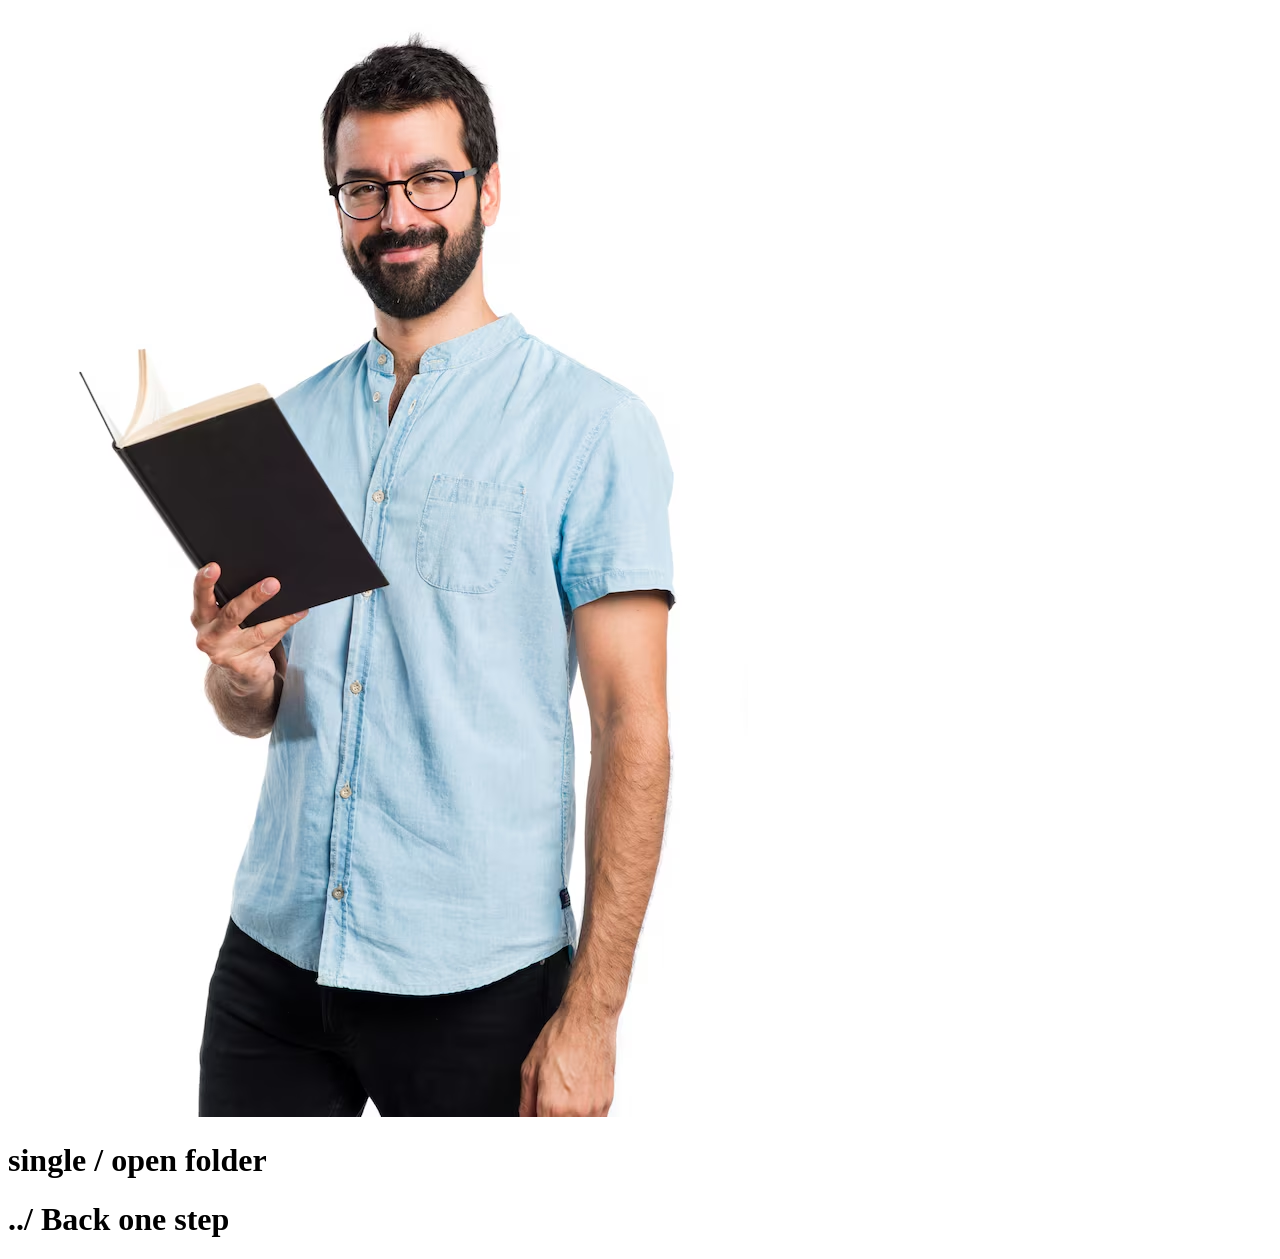
<file: css-selector/school/class/student.html>
<!doctype html>
<html lang="en">
  <head>
    <meta charset="UTF-8" />
    <meta name="viewport" content="width=device-width, initial-scale=1.0" />
    <title>Our School</title>
  </head>
  <body>
    <img src="../teacher.png" alt="" />
    <h1>single / open folder</h1>
    <h1>../ Back one step</h1>
  </body>
</html>
</file>
<file: mystyle.css>
span {
  color: orange;
  background-color: green;
}

h1 {
  color: orange;
  background-color: green;
}

p {
  font-family: "Segoe UI", Tahoma, Geneva, Verdana, sans-serif;
  font-size: 18px;
}
</file>
<file: css-step-two/css/style.css>
h1 {
  color: blue;
}
</file>
<file: New folder/style.css>
:root {
  --bg: #0d1117;
  --bg2: #161b22;
  --bg3: #21262d;
  --border: #30363d;
  --text: #e6edf3;
  --muted: #8b949e;
  --accent: #f78166;
  --accent2: #79c0ff;
  --accent3: #56d364;
  --accent4: #d2a8ff;
  --accent5: #ffa657;
  --yellow: #e3b341;
  --code-bg: #161b22;
  --red: #ff7b72;
  --green: #56d364;
  --blue: #79c0ff;
  --purple: #d2a8ff;
  --orange: #ffa657;
  --cyan: #39d353;
}

* {
  margin: 0;
  padding: 0;
  box-sizing: border-box;
}

html {
  scroll-behavior: smooth;
}

body {
  font-family: "Space Grotesk", sans-serif;
  background: var(--bg);
  color: var(--text);
  overflow-x: hidden;
}

/* ─── SCROLLBAR ─── */
::-webkit-scrollbar {
  width: 6px;
}
::-webkit-scrollbar-track {
  background: var(--bg2);
}
::-webkit-scrollbar-thumb {
  background: var(--border);
  border-radius: 3px;
}

/* ─── HERO ─── */
#hero {
  min-height: 100vh;
  display: flex;
  flex-direction: column;
  align-items: center;
  justify-content: center;
  text-align: center;
  padding: 60px 20px;
  position: relative;
  overflow: hidden;
}

.hero-grid {
  position: absolute;
  inset: 0;
  background-image:
    linear-gradient(var(--border) 1px, transparent 1px),
    linear-gradient(90deg, var(--border) 1px, transparent 1px);
  background-size: 40px 40px;
  opacity: 0.25;
}

.hero-glow {
  position: absolute;
  width: 600px;
  height: 600px;
  border-radius: 50%;
  background: radial-gradient(
    circle,
    rgba(121, 192, 255, 0.12) 0%,
    transparent 70%
  );
  top: 50%;
  left: 50%;
  transform: translate(-50%, -50%);
  pointer-events: none;
}

.badge {
  display: inline-flex;
  align-items: center;
  gap: 8px;
  background: rgba(56, 211, 83, 0.1);
  border: 1px solid rgba(56, 211, 83, 0.3);
  color: var(--green);
  font-size: 13px;
  font-weight: 500;
  padding: 6px 16px;
  border-radius: 20px;
  margin-bottom: 28px;
  letter-spacing: 0.5px;
  animation: fadeInDown 0.6s ease;
}

.badge::before {
  content: "●";
  font-size: 8px;
  animation: pulse 1.5s infinite;
}

@keyframes pulse {
  0%,
  100% {
    opacity: 1;
  }
  50% {
    opacity: 0.3;
  }
}
@keyframes fadeInDown {
  from {
    opacity: 0;
    transform: translateY(-20px);
  }
  to {
    opacity: 1;
    transform: translateY(0);
  }
}
@keyframes fadeInUp {
  from {
    opacity: 0;
    transform: translateY(30px);
  }
  to {
    opacity: 1;
    transform: translateY(0);
  }
}
@keyframes fadeIn {
  from {
    opacity: 0;
  }
  to {
    opacity: 1;
  }
}
@keyframes slideInLeft {
  from {
    opacity: 0;
    transform: translateX(-40px);
  }
  to {
    opacity: 1;
    transform: translateX(0);
  }
}
@keyframes float {
  0%,
  100% {
    transform: translateY(0);
  }
  50% {
    transform: translateY(-10px);
  }
}

h1.hero-title {
  font-family: "Syne", sans-serif;
  font-size: clamp(48px, 8vw, 96px);
  font-weight: 800;
  line-height: 1;
  margin-bottom: 12px;
  animation: fadeInUp 0.7s ease 0.2s both;
}

.title-css {
  color: var(--accent2);
}
.title-for {
  color: var(--muted);
  font-size: 0.55em;
  display: block;
  margin-bottom: 6px;
}
.title-beginners {
  background: linear-gradient(135deg, var(--accent), var(--accent4));
  -webkit-background-clip: text;
  -webkit-text-fill-color: transparent;
}

.hero-sub {
  font-size: 18px;
  color: var(--muted);
  max-width: 560px;
  line-height: 1.6;
  margin: 20px auto 40px;
  animation: fadeInUp 0.7s ease 0.4s both;
}

.hero-cta {
  display: flex;
  gap: 14px;
  justify-content: center;
  flex-wrap: wrap;
  animation: fadeInUp 0.7s ease 0.5s both;
}

.btn {
  padding: 12px 28px;
  border-radius: 8px;
  font-family: "Space Grotesk", sans-serif;
  font-size: 15px;
  font-weight: 600;
  cursor: pointer;
  transition: all 0.2s;
  border: none;
  text-decoration: none;
  display: inline-flex;
  align-items: center;
  gap: 8px;
}
.btn-primary {
  background: var(--accent2);
  color: #000;
}
.btn-primary:hover {
  background: #a8d8ff;
  transform: translateY(-2px);
  box-shadow: 0 8px 25px rgba(121, 192, 255, 0.3);
}

.btn-ghost {
  background: transparent;
  color: var(--text);
  border: 1px solid var(--border);
}
.btn-ghost:hover {
  border-color: var(--accent2);
  color: var(--accent2);
  transform: translateY(-2px);
}

.hero-stats {
  display: flex;
  gap: 40px;
  margin-top: 60px;
  animation: fadeInUp 0.7s ease 0.6s both;
}
.stat {
  text-align: center;
}
.stat-num {
  font-family: "Syne", sans-serif;
  font-size: 32px;
  font-weight: 800;
  color: var(--accent2);
}
.stat-label {
  font-size: 13px;
  color: var(--muted);
  margin-top: 2px;
}

/* ─── NAV BAR ─── */
nav {
  position: sticky;
  top: 0;
  z-index: 100;
  background: rgba(13, 17, 23, 0.92);
  -webkit-backdrop-filter: blur(12px);
  backdrop-filter: blur(12px);
  border-bottom: 1px solid var(--border);
  padding: 0 24px;
  display: flex;
  align-items: center;
  justify-content: space-between;
  height: 56px;
}
.nav-logo {
  font-family: "Syne", sans-serif;
  font-weight: 800;
  font-size: 18px;
  color: var(--accent2);
}
.nav-links {
  display: flex;
  gap: 4px;
  overflow-x: auto;
}
.nav-link {
  padding: 6px 14px;
  border-radius: 6px;
  font-size: 13px;
  font-weight: 500;
  color: var(--muted);
  cursor: pointer;
  transition: all 0.2s;
  white-space: nowrap;
  border: none;
  background: none;
}
.nav-link:hover,
.nav-link.active {
  color: var(--text);
  background: var(--bg3);
}
.nav-link.active {
  color: var(--accent2);
}

/* ─── SECTION ─── */
.section {
  max-width: 960px;
  margin: 0 auto;
  padding: 80px 24px;
}

.section-label {
  font-size: 12px;
  font-weight: 600;
  letter-spacing: 2px;
  text-transform: uppercase;
  color: var(--accent);
  margin-bottom: 12px;
  display: flex;
  align-items: center;
  gap: 8px;
}
.section-label::before {
  content: "";
  width: 20px;
  height: 2px;
  background: var(--accent);
}

h2.section-title {
  font-family: "Syne", sans-serif;
  font-size: clamp(32px, 5vw, 52px);
  font-weight: 800;
  line-height: 1.1;
  margin-bottom: 16px;
}

.section-desc {
  font-size: 17px;
  color: var(--muted);
  max-width: 640px;
  line-height: 1.7;
  margin-bottom: 48px;
}

/* ─── DIVIDER ─── */
.divider {
  height: 1px;
  background: linear-gradient(90deg, transparent, var(--border), transparent);
  max-width: 960px;
  margin: 0 auto;
}

/* ─── CALLOUT BOXES ─── */
.callout {
  border-radius: 12px;
  padding: 20px 24px;
  margin: 24px 0;
  display: flex;
  gap: 14px;
  align-items: flex-start;
  border: 1px solid;
}
.callout-fun {
  background: rgba(247, 129, 102, 0.08);
  border-color: rgba(247, 129, 102, 0.25);
}
.callout-tip {
  background: rgba(86, 211, 100, 0.08);
  border-color: rgba(86, 211, 100, 0.25);
}
.callout-info {
  background: rgba(121, 192, 255, 0.08);
  border-color: rgba(121, 192, 255, 0.25);
}
.callout-warn {
  background: rgba(227, 179, 65, 0.08);
  border-color: rgba(227, 179, 65, 0.25);
}
.callout-emoji {
  font-size: 22px;
  flex-shrink: 0;
  margin-top: 1px;
}
.callout-text {
  font-size: 15px;
  line-height: 1.65;
  color: var(--text);
}
.callout-text strong {
  color: var(--accent2);
}

/* ─── CODE BLOCK (Console Ninja style) ─── */
.code-window {
  border-radius: 12px;
  overflow: hidden;
  border: 1px solid var(--border);
  margin: 24px 0;
  box-shadow: 0 20px 60px rgba(0, 0, 0, 0.5);
}

.code-titlebar {
  background: #1c2128;
  padding: 10px 16px;
  display: flex;
  align-items: center;
  gap: 10px;
  border-bottom: 1px solid var(--border);
}
.code-dots {
  display: flex;
  gap: 6px;
}
.dot {
  width: 12px;
  height: 12px;
  border-radius: 50%;
}
.dot-r {
  background: #ff5f57;
}
.dot-y {
  background: #febc2e;
}
.dot-g {
  background: #28c840;
}
.code-filename {
  font-family: "Fira Code", monospace;
  font-size: 12px;
  color: var(--muted);
  margin-left: 8px;
}
.code-lang-badge {
  margin-left: auto;
  font-size: 11px;
  font-weight: 600;
  letter-spacing: 1px;
  padding: 2px 8px;
  border-radius: 4px;
  background: rgba(121, 192, 255, 0.1);
  color: var(--accent2);
}

.code-body {
  background: #0d1117;
  padding: 20px 0;
  overflow-x: auto;
}

.code-body pre {
  font-family: "Fira Code", monospace;
  font-size: 14px;
  line-height: 1.75;
  padding: 0 20px;
}

/* Syntax colors */
.ck {
  color: #ff7b72;
} /* keyword / tag */
.cs {
  color: #79c0ff;
} /* selector */
.cp {
  color: #d2a8ff;
} /* property */
.cv {
  color: #a5d6ff;
} /* value */
.cc {
  color: #56d364;
} /* color value */
.cn {
  color: #ffa657;
} /* numbers */
.cmt {
  color: #8b949e;
  font-style: italic;
} /* comment */
.cb {
  color: #e6edf3;
} /* braces/general */
.cstr {
  color: #a5d6ff;
} /* strings */
.cpseudo {
  color: #f0883e;
} /* pseudo */

/* line numbers */
.ln {
  display: inline-block;
  color: #3d444d;
  min-width: 28px;
  -webkit-user-select: none;
  user-select: none;
  font-size: 12px;
}

/* ─── OUTPUT PREVIEW ─── */
.preview-window {
  border-radius: 12px;
  overflow: hidden;
  border: 1px solid var(--border);
  margin: 24px 0;
  box-shadow: 0 20px 60px rgba(0, 0, 0, 0.4);
}
.preview-titlebar {
  background: #1c2128;
  padding: 10px 16px;
  display: flex;
  align-items: center;
  gap: 10px;
  border-bottom: 1px solid var(--border);
}
.preview-url {
  background: var(--bg3);
  border-radius: 6px;
  padding: 4px 12px;
  font-size: 12px;
  color: var(--muted);
  display: flex;
  align-items: center;
  gap: 6px;
  flex: 1;
}
.preview-url::before {
  content: "🔒";
  font-size: 10px;
}
.preview-body {
  background: #fff;
  padding: 24px;
  min-height: 80px;
}

/* ─── TOPIC CARDS ─── */
.topic-grid {
  display: grid;
  grid-template-columns: repeat(auto-fill, minmax(260px, 1fr));
  gap: 16px;
  margin: 32px 0;
}

.topic-card {
  background: var(--bg2);
  border: 1px solid var(--border);
  border-radius: 12px;
  padding: 24px;
  transition: all 0.25s;
  cursor: pointer;
}
.topic-card:hover {
  border-color: var(--accent2);
  transform: translateY(-4px);
  box-shadow: 0 12px 40px rgba(121, 192, 255, 0.1);
}
.topic-card-icon {
  font-size: 28px;
  margin-bottom: 14px;
}
.topic-card-title {
  font-weight: 700;
  font-size: 16px;
  margin-bottom: 6px;
}
.topic-card-desc {
  font-size: 13px;
  color: var(--muted);
  line-height: 1.5;
}
.topic-card-badge {
  display: inline-block;
  margin-top: 12px;
  font-size: 11px;
  font-weight: 600;
  padding: 3px 10px;
  border-radius: 20px;
}
.badge-beginner {
  background: rgba(86, 211, 100, 0.1);
  color: var(--green);
}
.badge-medium {
  background: rgba(255, 166, 87, 0.1);
  color: var(--orange);
}
.badge-advanced {
  background: rgba(210, 168, 255, 0.1);
  color: var(--purple);
}

/* ─── SELECTOR TABLE ─── */
.sel-table {
  width: 100%;
  border-collapse: separate;
  border-spacing: 0;
  margin: 24px 0;
}
.sel-table th {
  background: var(--bg3);
  padding: 12px 16px;
  font-size: 12px;
  letter-spacing: 1px;
  text-transform: uppercase;
  color: var(--muted);
  font-weight: 600;
  text-align: left;
}
.sel-table th:first-child {
  border-radius: 10px 0 0 0;
}
.sel-table th:last-child {
  border-radius: 0 10px 0 0;
}
.sel-table td {
  padding: 12px 16px;
  border-bottom: 1px solid var(--border);
  font-size: 14px;
}
.sel-table tr:last-child td {
  border-bottom: none;
}
.sel-table tr:hover td {
  background: var(--bg2);
}
.sel-table .mono {
  font-family: "Fira Code", monospace;
  color: var(--accent2);
  font-size: 13px;
}
.sel-table .emoji-col {
  font-size: 18px;
}

/* ─── CLASS VS ID VISUAL ─── */
.compare-grid {
  display: grid;
  grid-template-columns: 1fr 1fr;
  gap: 20px;
  margin: 28px 0;
}
.compare-card {
  background: var(--bg2);
  border: 1px solid var(--border);
  border-radius: 12px;
  padding: 24px;
  text-align: center;
}
.compare-card.is-class {
  border-top: 3px solid var(--accent2);
}
.compare-card.is-id {
  border-top: 3px solid var(--accent);
}
.compare-card h3 {
  font-family: "Syne", sans-serif;
  font-size: 22px;
  margin-bottom: 10px;
}
.compare-card .sym {
  font-size: 48px;
  margin: 12px 0;
}
.compare-card p {
  font-size: 14px;
  color: var(--muted);
  line-height: 1.6;
}
.compare-card ul {
  text-align: left;
  font-size: 14px;
  color: var(--muted);
  margin-top: 12px;
  padding-left: 0;
  list-style: none;
}
.compare-card li {
  padding: 4px 0;
  display: flex;
  gap: 8px;
  align-items: flex-start;
}
.compare-card li::before {
  flex-shrink: 0;
}
.compare-card.is-class li::before {
  content: "✓";
  color: var(--green);
}
.compare-card.is-id li::before {
  content: "✓";
  color: var(--accent);
}

/* ─── BOX MODEL VISUAL ─── */
.box-model-visual {
  display: flex;
  justify-content: center;
  align-items: center;
  margin: 32px 0;
  padding: 20px;
}
.bm-margin {
  background: rgba(247, 129, 102, 0.15);
  border: 2px dashed rgba(247, 129, 102, 0.5);
  padding: 30px;
  border-radius: 12px;
  text-align: center;
  position: relative;
}
.bm-border {
  background: rgba(227, 179, 65, 0.1);
  border: 6px solid rgba(227, 179, 65, 0.6);
  padding: 24px;
  border-radius: 8px;
}
.bm-padding {
  background: rgba(86, 211, 100, 0.1);
  border: 2px dashed rgba(86, 211, 100, 0.5);
  padding: 20px;
  border-radius: 4px;
}
.bm-content {
  background: rgba(121, 192, 255, 0.2);
  padding: 20px 32px;
  border-radius: 4px;
  font-family: "Fira Code", monospace;
  font-size: 14px;
  color: var(--accent2);
  font-weight: 600;
}
.bm-label {
  position: absolute;
  font-size: 11px;
  font-weight: 700;
  letter-spacing: 1px;
  text-transform: uppercase;
  padding: 2px 8px;
  border-radius: 4px;
}
.bm-m-label {
  top: -12px;
  left: 12px;
  background: rgba(247, 129, 102, 0.2);
  color: var(--accent);
}
.bm-b-label {
  top: -14px;
  left: 12px;
  background: rgba(227, 179, 65, 0.2);
  color: var(--yellow);
}
.bm-p-label {
  top: -12px;
  left: 12px;
  background: rgba(86, 211, 100, 0.2);
  color: var(--green);
}

.bm-wrapper {
  position: relative;
}

/* ─── SPECIFICITY PYRAMID ─── */
.spec-pyramid {
  display: flex;
  flex-direction: column;
  align-items: center;
  gap: 4px;
  margin: 32px 0;
}
.spec-row {
  display: flex;
  align-items: center;
  justify-content: center;
  gap: 12px;
  padding: 14px 28px;
  border-radius: 8px;
  font-weight: 600;
  font-size: 14px;
  transition: all 0.2s;
}
.spec-row:hover {
  transform: scaleX(1.03);
}
.spec-row-1 {
  background: rgba(210, 168, 255, 0.15);
  border: 1px solid rgba(210, 168, 255, 0.3);
  width: 90%;
  color: var(--purple);
}
.spec-row-2 {
  background: rgba(247, 129, 102, 0.1);
  border: 1px solid rgba(247, 129, 102, 0.25);
  width: 75%;
  color: var(--accent);
}
.spec-row-3 {
  background: rgba(121, 192, 255, 0.1);
  border: 1px solid rgba(121, 192, 255, 0.25);
  width: 60%;
  color: var(--accent2);
}
.spec-row-4 {
  background: rgba(86, 211, 100, 0.1);
  border: 1px solid rgba(86, 211, 100, 0.25);
  width: 45%;
  color: var(--green);
}
.spec-row-5 {
  background: rgba(139, 148, 158, 0.1);
  border: 1px solid rgba(139, 148, 158, 0.2);
  width: 30%;
  color: var(--muted);
}
.spec-score {
  font-family: "Fira Code", monospace;
  font-size: 12px;
  opacity: 0.7;
}

/* ─── FLEXBOX VISUAL ─── */
.flex-demo {
  background: #fff;
  border-radius: 8px;
  padding: 16px;
  margin: 12px 0;
  display: flex;
  gap: 10px;
  min-height: 80px;
}
.flex-item {
  background: #e0f0ff;
  border: 2px solid #79c0ff;
  border-radius: 6px;
  padding: 8px 14px;
  font-family: "Fira Code", monospace;
  font-size: 13px;
  color: #1a6b9a;
  font-weight: 600;
  display: flex;
  align-items: center;
  justify-content: center;
}

.flex-demo.jc-end {
  justify-content: flex-end;
}
.flex-demo.jc-center {
  justify-content: center;
}
.flex-demo.jc-between {
  justify-content: space-between;
}
.flex-demo.jc-around {
  justify-content: space-around;
}
.flex-demo.ai-center {
  align-items: center;
}
.flex-demo.wrap {
  flex-wrap: wrap;
}
.flex-demo.col {
  flex-direction: column;
}

/* ─── GRID VISUAL ─── */
.grid-demo {
  background: #fff;
  border-radius: 8px;
  padding: 16px;
  margin: 12px 0;
  display: grid;
  gap: 10px;
}
.grid-demo.g23 {
  grid-template-columns: repeat(3, 1fr);
}
.grid-demo.g-complex {
  grid-template-columns: 2fr 1fr;
  grid-template-rows: auto auto;
}
.grid-item {
  background: #fff0e6;
  border: 2px solid #ffa657;
  border-radius: 6px;
  padding: 12px;
  font-family: "Fira Code", monospace;
  font-size: 13px;
  color: #8a4800;
  font-weight: 600;
  text-align: center;
}
.grid-item.span2 {
  grid-column: span 2;
  background: #ffe6f0;
  border-color: #ff79a8;
  color: #8a0040;
}

/* ─── ANIMATION DEMO ─── */
.anim-box {
  width: 60px;
  height: 60px;
  background: linear-gradient(135deg, #79c0ff, #d2a8ff);
  border-radius: 10px;
  animation: demoSpin 3s linear infinite;
  display: flex;
  align-items: center;
  justify-content: center;
  font-size: 24px;
}
@keyframes demoSpin {
  from {
    transform: rotate(0deg);
  }
  to {
    transform: rotate(360deg);
  }
}
.anim-bounce {
  width: 50px;
  height: 50px;
  background: linear-gradient(135deg, #56d364, #39d353);
  border-radius: 50%;
  animation: demoBounce 0.8s ease infinite alternate;
  display: flex;
  align-items: center;
  justify-content: center;
  font-size: 22px;
}
@keyframes demoBounce {
  from {
    transform: translateY(0);
  }
  to {
    transform: translateY(-40px);
  }
}
.anim-pulse-box {
  width: 60px;
  height: 60px;
  background: rgba(247, 129, 102, 0.8);
  border-radius: 10px;
  animation: demoPulse 1.2s ease infinite;
  display: flex;
  align-items: center;
  justify-content: center;
  font-size: 24px;
}
@keyframes demoPulse {
  0%,
  100% {
    transform: scale(1);
    opacity: 1;
  }
  50% {
    transform: scale(1.2);
    opacity: 0.7;
  }
}

.anim-demos {
  display: flex;
  gap: 40px;
  align-items: center;
  justify-content: center;
  margin: 24px 0;
  flex-wrap: wrap;
}
.anim-demo-item {
  text-align: center;
}
.anim-demo-label {
  margin-top: 12px;
  font-size: 13px;
  color: var(--muted);
  font-family: "Fira Code", monospace;
}

/* ─── VARIABLE CARD ─── */
.var-card {
  background: var(--bg2);
  border: 1px solid var(--border);
  border-radius: 12px;
  padding: 24px;
  margin: 16px 0;
  display: flex;
  align-items: center;
  gap: 20px;
}
.var-swatch {
  width: 56px;
  height: 56px;
  border-radius: 10px;
  flex-shrink: 0;
  box-shadow: 0 4px 16px rgba(0, 0, 0, 0.3);
}
.var-info {
  flex: 1;
}
.var-name {
  font-family: "Fira Code", monospace;
  color: var(--purple);
  font-size: 15px;
  font-weight: 600;
}
.var-desc {
  font-size: 13px;
  color: var(--muted);
  margin-top: 4px;
}

/* ─── PSEUDO DEMO ─── */
.pseudo-demo {
  background: #fff;
  padding: 24px;
  border-radius: 8px;
  margin: 12px 0;
  display: flex;
  flex-direction: column;
  gap: 8px;
}
.pseudo-item {
  padding: 10px 14px;
  background: #f0f6ff;
  border-radius: 6px;
  font-size: 14px;
  color: #333;
  transition: all 0.2s;
  cursor: pointer;
  border: 2px solid transparent;
}
.pseudo-item:first-child {
  background: #e6ffe9;
  border-color: #56d364;
}
.pseudo-item:last-child {
  background: #fff0f0;
  border-color: #ff7b72;
}
.pseudo-item:hover {
  background: #e8f4ff;
  border-color: #79c0ff;
}
.pseudo-item:nth-child(odd) {
  border-left: 4px solid #d2a8ff;
}

/* ─── MEDIA QUERY VISUAL ─── */
.mq-visual {
  display: flex;
  gap: 16px;
  align-items: flex-end;
  justify-content: center;
  margin: 32px 0;
  flex-wrap: wrap;
}
.mq-device {
  display: flex;
  flex-direction: column;
  align-items: center;
  gap: 12px;
}
.mq-screen {
  border: 3px solid var(--border);
  border-radius: 8px;
  display: flex;
  align-items: center;
  justify-content: center;
  background: var(--bg2);
  font-size: 12px;
  color: var(--muted);
  font-family: "Fira Code", monospace;
}
.mq-phone {
  width: 60px;
  height: 100px;
  border-radius: 12px;
  border-color: var(--green);
  color: var(--green);
}
.mq-tablet {
  width: 100px;
  height: 120px;
  border-radius: 8px;
  border-color: var(--accent2);
  color: var(--accent2);
}
.mq-desktop {
  width: 200px;
  height: 130px;
  border-radius: 6px;
  border-color: var(--purple);
  color: var(--purple);
}
.mq-label {
  font-size: 12px;
  color: var(--muted);
}

/* ─── PROGRESS STEPS ─── */
.steps {
  display: flex;
  flex-direction: column;
  gap: 0;
  margin: 32px 0;
}
.step {
  display: flex;
  gap: 20px;
  padding-bottom: 32px;
  position: relative;
}
.step:last-child {
  padding-bottom: 0;
}
.step:not(:last-child) .step-line {
  position: absolute;
  left: 19px;
  top: 44px;
  bottom: 0;
  width: 2px;
  background: var(--border);
}
.step-num {
  width: 40px;
  height: 40px;
  border-radius: 50%;
  flex-shrink: 0;
  display: flex;
  align-items: center;
  justify-content: center;
  font-weight: 800;
  font-size: 14px;
  background: var(--bg3);
  border: 2px solid var(--border);
  color: var(--muted);
  z-index: 1;
  transition: all 0.2s;
}
.step.active .step-num {
  background: var(--accent2);
  border-color: var(--accent2);
  color: #000;
  box-shadow: 0 0 20px rgba(121, 192, 255, 0.4);
}
.step-content {
  flex: 1;
}
.step-title {
  font-weight: 700;
  font-size: 16px;
  margin-bottom: 4px;
}
.step-desc {
  font-size: 14px;
  color: var(--muted);
  line-height: 1.5;
}

/* ─── FOOTER ─── */
footer {
  background: var(--bg2);
  border-top: 1px solid var(--border);
  padding: 48px 24px;
  text-align: center;
}
footer h3 {
  font-family: "Syne", sans-serif;
  font-size: 28px;
  margin-bottom: 8px;
}
footer p {
  color: var(--muted);
  font-size: 15px;
}
.footer-tags {
  display: flex;
  flex-wrap: wrap;
  gap: 10px;
  justify-content: center;
  margin-top: 24px;
}
.footer-tag {
  background: var(--bg3);
  border: 1px solid var(--border);
  border-radius: 20px;
  padding: 6px 16px;
  font-size: 13px;
  color: var(--muted);
  font-family: "Fira Code", monospace;
}

/* ─── SELECTOR SPECIFICS ─── */
.selector-cards {
  display: grid;
  grid-template-columns: repeat(auto-fill, minmax(280px, 1fr));
  gap: 16px;
  margin: 24px 0;
}
.selector-card {
  background: var(--bg2);
  border: 1px solid var(--border);
  border-radius: 12px;
  padding: 20px;
  transition: all 0.2s;
}
.selector-card:hover {
  border-color: var(--accent4);
  transform: translateY(-3px);
}
.sel-type {
  font-size: 11px;
  font-weight: 700;
  letter-spacing: 1.5px;
  text-transform: uppercase;
  margin-bottom: 8px;
}
.sel-example {
  font-family: "Fira Code", monospace;
  font-size: 15px;
  margin-bottom: 8px;
}
.sel-desc {
  font-size: 13px;
  color: var(--muted);
  line-height: 1.5;
}
.sel-funny {
  font-size: 13px;
  margin-top: 8px;
  padding: 8px 12px;
  border-radius: 6px;
  background: var(--bg3);
  color: var(--yellow);
}

/* ─── INLINE HIGHLIGHT ─── */
.hl {
  font-family: "Fira Code", monospace;
  font-size: 0.9em;
  background: rgba(121, 192, 255, 0.1);
  border: 1px solid rgba(121, 192, 255, 0.2);
  border-radius: 4px;
  padding: 1px 6px;
  color: var(--accent2);
}
.hl-r {
  background: rgba(255, 123, 114, 0.1);
  border-color: rgba(255, 123, 114, 0.2);
  color: var(--red);
}
.hl-g {
  background: rgba(86, 211, 100, 0.1);
  border-color: rgba(86, 211, 100, 0.2);
  color: var(--green);
}
.hl-p {
  background: rgba(210, 168, 255, 0.1);
  border-color: rgba(210, 168, 255, 0.2);
  color: var(--purple);
}

/* section bg alternates */
.section-alt {
  background: var(--bg2);
}

/* ─── RESPONSIVE ─── */
@media (max-width: 768px) {
  .compare-grid {
    grid-template-columns: 1fr;
  }
  .hero-stats {
    gap: 24px;
  }
  .nav-links {
    display: none;
  }
  .code-body pre {
    font-size: 12px;
  }
}

/* ─── SCROLL ANIMATIONS ─── */
.reveal {
  opacity: 0;
  transform: translateY(24px);
  transition:
    opacity 0.6s ease,
    transform 0.6s ease;
}
.reveal.visible {
  opacity: 1;
  transform: translateY(0);
}

/* IMPORTANT COLORS */
.text-blue {
  color: var(--accent2);
}
.text-red {
  color: var(--red);
}
.text-green {
  color: var(--green);
}
.text-orange {
  color: var(--orange);
}
.text-purple {
  color: var(--purple);
}
.text-yellow {
  color: var(--yellow);
}
</file>
